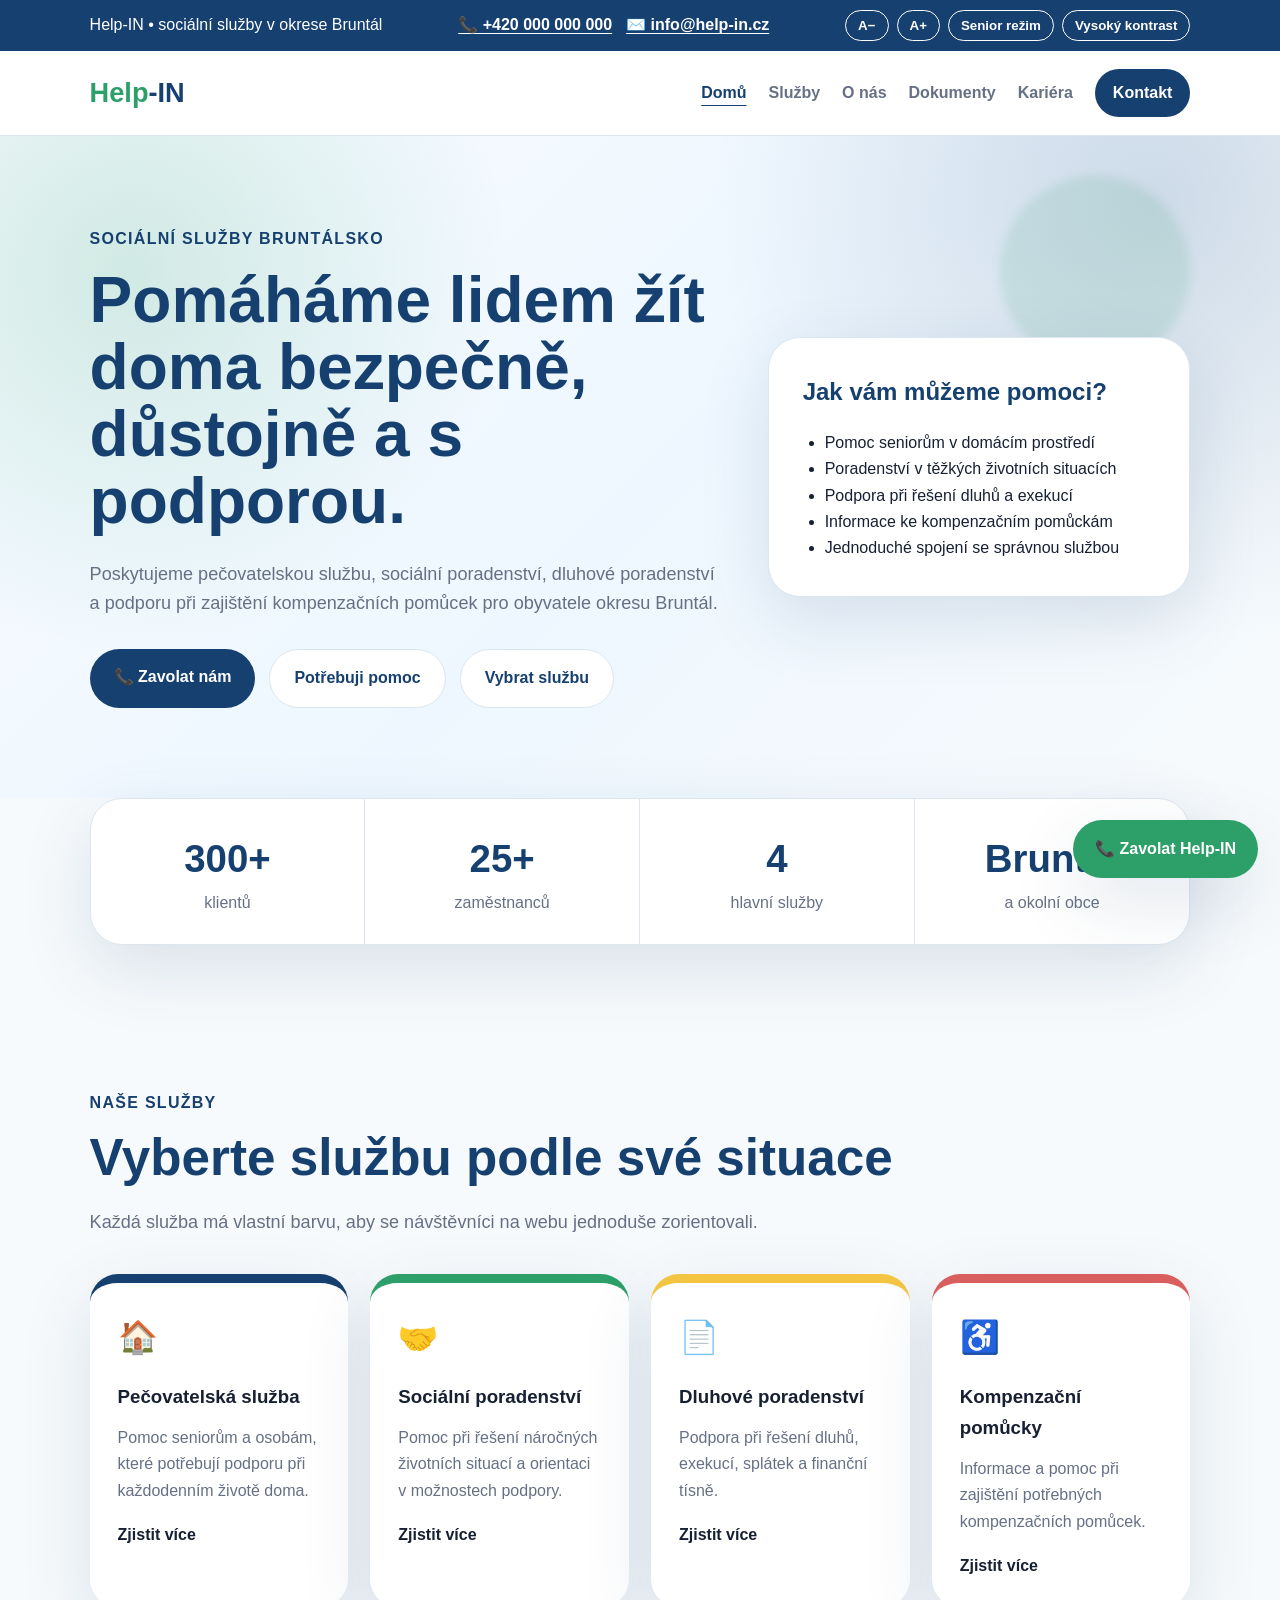
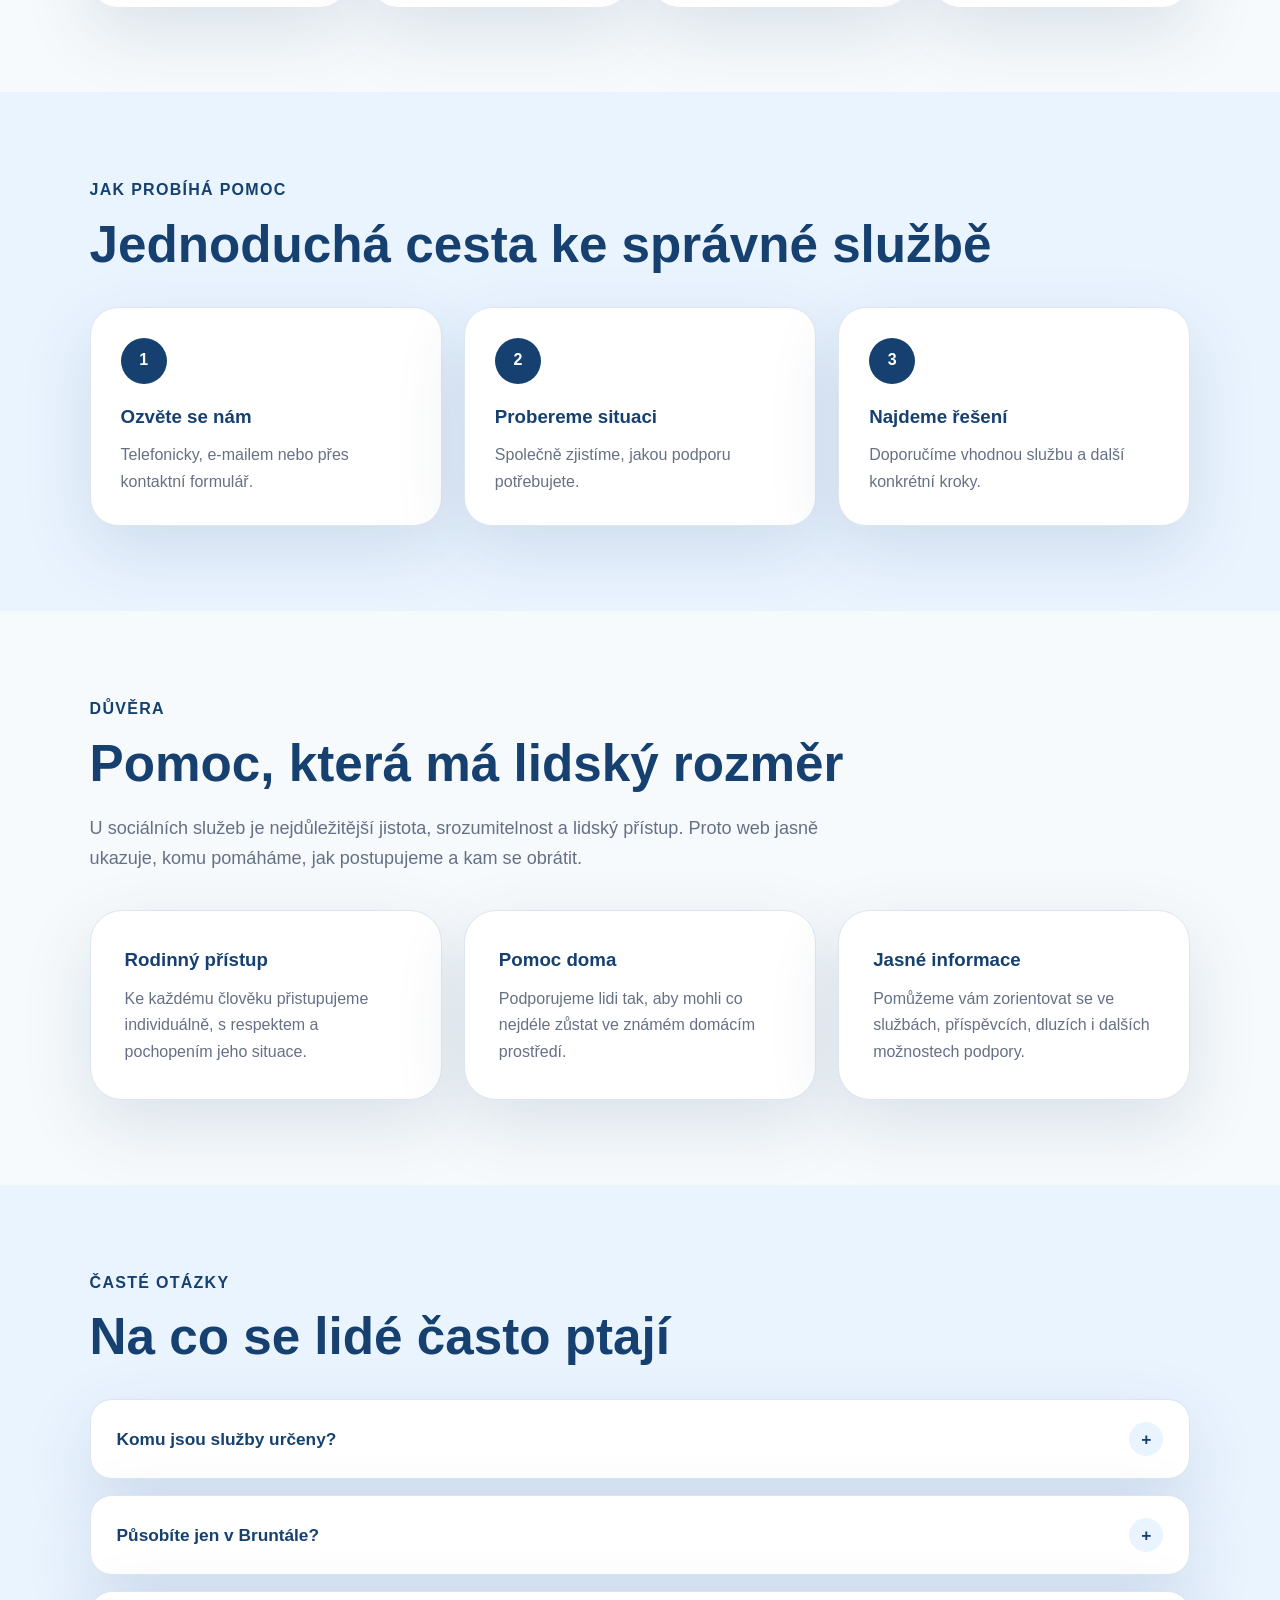
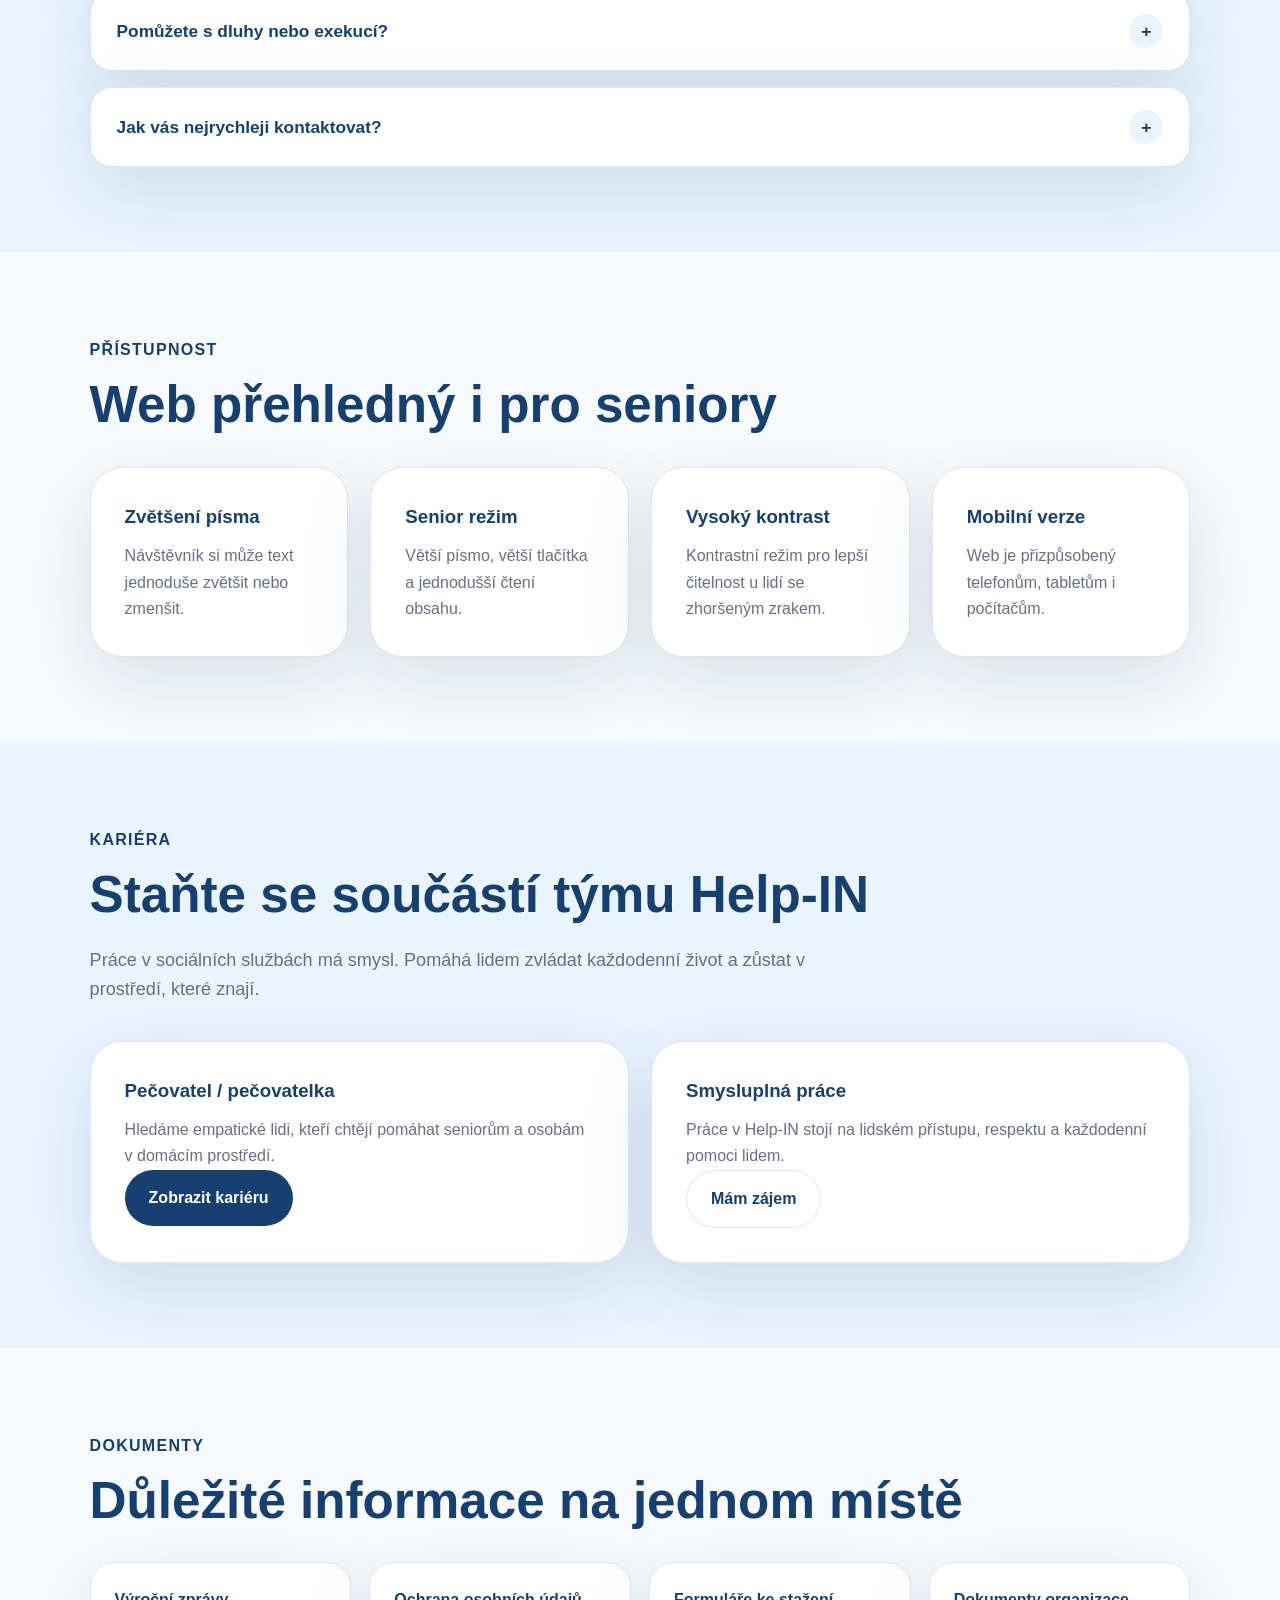
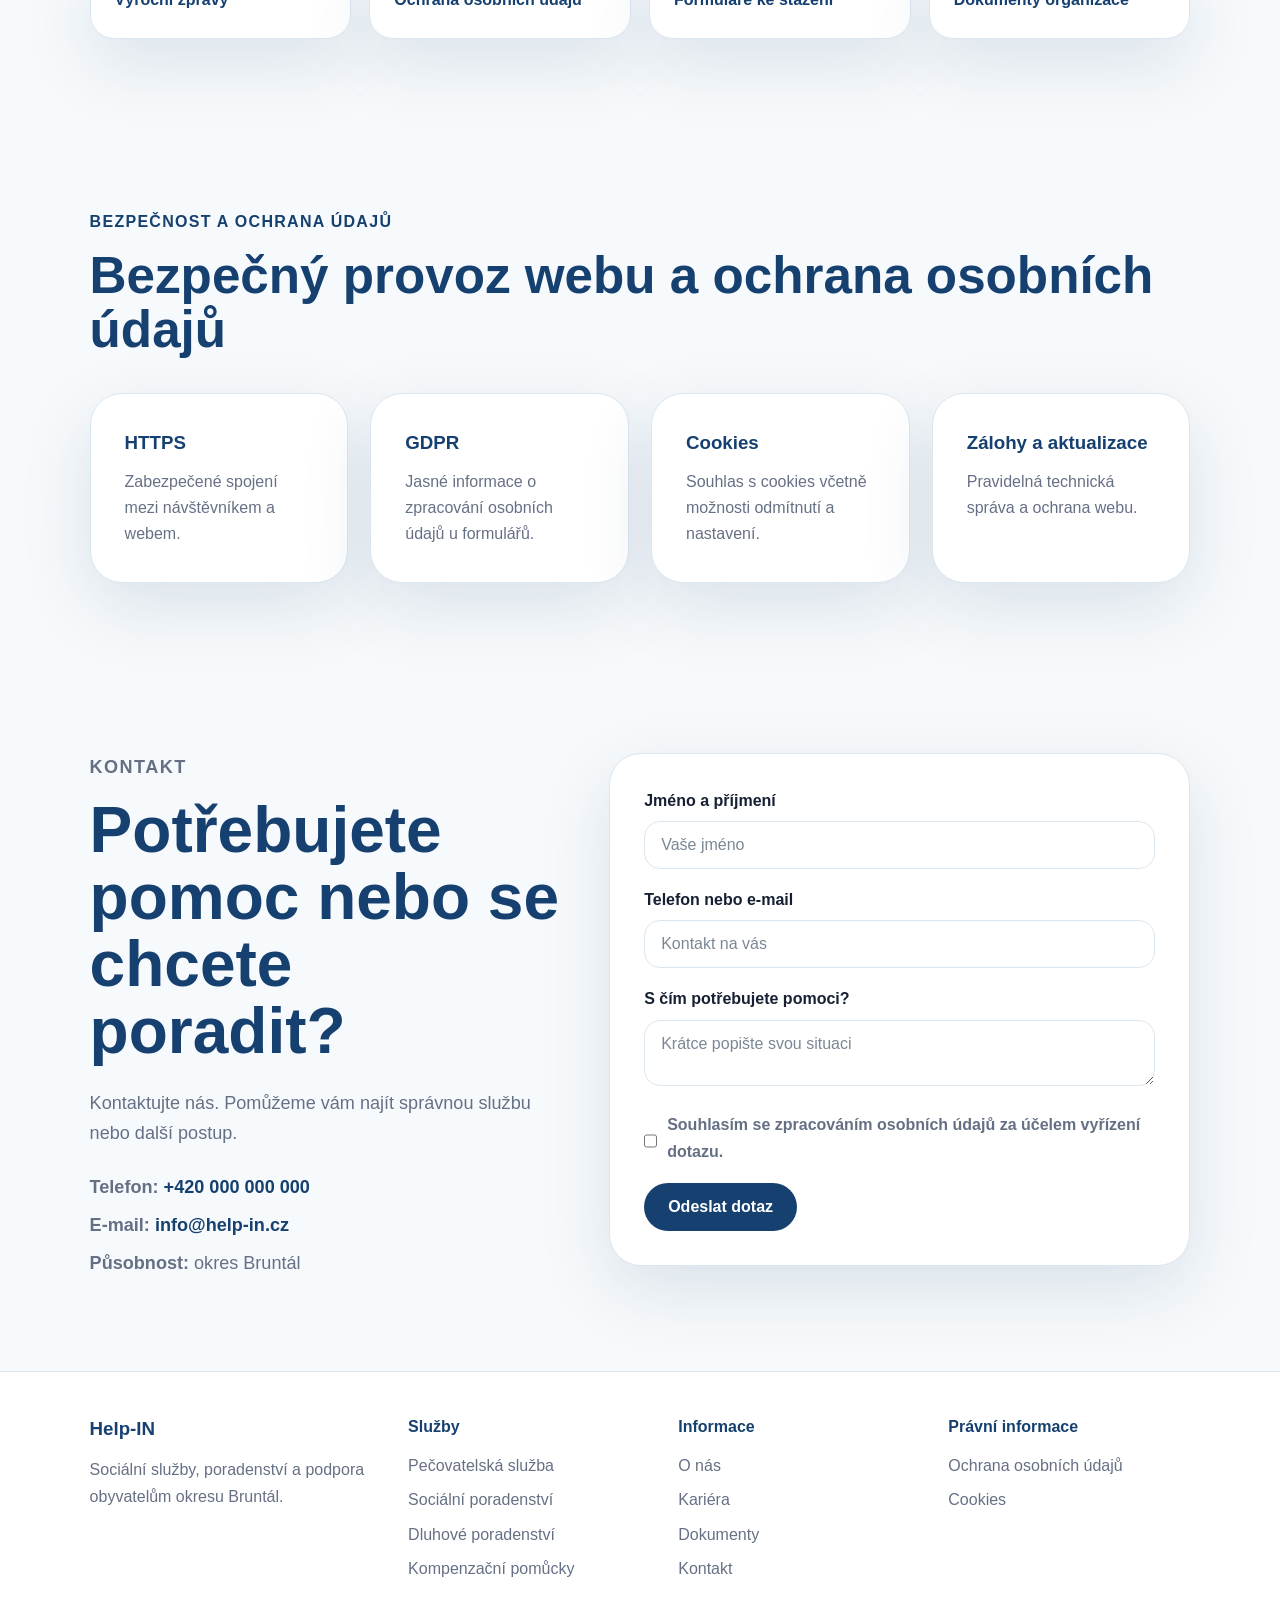
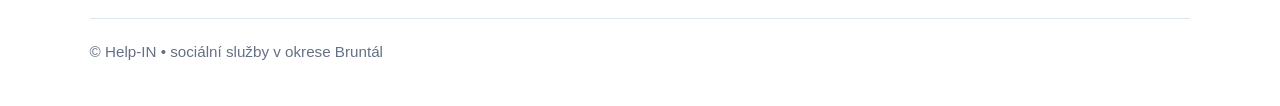
<file: index.html>
<!DOCTYPE html>
<html lang="cs">
<head>
  <meta charset="UTF-8" />
  <meta name="viewport" content="width=device-width, initial-scale=1.0" />
  <meta http-equiv="X-UA-Compatible" content="IE=edge" />
  <meta name="robots" content="index, follow, max-image-preview:large" />
  <meta name="author" content="Help-IN" />
  <meta name="referrer" content="strict-origin-when-cross-origin" />
  <meta http-equiv="Content-Security-Policy" content="default-src 'self'; img-src 'self' data: https:; style-src 'self' 'unsafe-inline'; script-src 'self' 'unsafe-inline'; font-src 'self' data:; connect-src 'self'; object-src 'none'; base-uri 'self'; form-action 'self' mailto:; upgrade-insecure-requests" />

  <title>Help-IN | Pečovatelská služba a sociální poradenství Bruntál</title>
  <meta name="description" content="Help-IN pomáhá seniorům, osobám se zdravotním postižením a rodinám v okrese Bruntál. Pečovatelská služba, sociální poradenství, dluhové poradenství a kompenzační pomůcky." />
  <link rel="canonical" href="https://takashitadag.github.io/Help--in/" />
  <meta name="theme-color" content="#16406f" />

  <meta property="og:title" content="Help-IN | Pečovatelská služba a sociální poradenství Bruntál" />
  <meta property="og:description" content="Help-IN pomáhá seniorům, osobám se zdravotním postižením a rodinám v okrese Bruntál. Pečovatelská služba, sociální poradenství, dluhové poradenství a kompenzační pomůcky." />
  <meta property="og:type" content="website" />
  <meta property="og:url" content="https://takashitadag.github.io/Help--in/" />
  <meta property="og:locale" content="cs_CZ" />
  <meta property="og:site_name" content="Help-IN" />

  <meta name="twitter:card" content="summary" />
  <meta name="twitter:title" content="Help-IN | Pečovatelská služba a sociální poradenství Bruntál" />
  <meta name="twitter:description" content="Help-IN pomáhá seniorům, osobám se zdravotním postižením a rodinám v okrese Bruntál. Pečovatelská služba, sociální poradenství, dluhové poradenství a kompenzační pomůcky." />

  <link rel="icon" href="data:image/svg+xml,%3Csvg xmlns='http://www.w3.org/2000/svg' viewBox='0 0 100 100'%3E%3Crect width='100' height='100' rx='18' fill='%2316406f'/%3E%3Ctext x='50' y='62' text-anchor='middle' font-size='42' font-family='Arial' font-weight='700' fill='white'%3EHI%3C/text%3E%3C/svg%3E" />
  <link rel="manifest" href="site.webmanifest" />
  <link rel="stylesheet" href="style.css" />

  <script type="application/ld+json">
  {
    "@context": "https://schema.org",
    "@type": "NGO",
    "name": "Help-IN",
    "url": "https://takashitadag.github.io/Help--in/",
    "areaServed": "okres Bruntál",
    "description": "Help-IN pomáhá seniorům, osobám se zdravotním postižením a rodinám v okrese Bruntál. Pečovatelská služba, sociální poradenství, dluhové poradenství a kompenzační pomůcky.",
    "email": "info@help-in.cz",
    "telephone": "+420000000000",
    "address": {
      "@type": "PostalAddress",
      "addressLocality": "Bruntál",
      "addressCountry": "CZ"
    }
  }
  </script>
</head>

<body>
  <a class="skip-link" href="#obsah">Přejít na hlavní obsah</a>
<div class="accessibility-bar">
  <p>Help-IN • sociální služby v okrese Bruntál</p>

  <div class="top-contact" aria-label="Rychlý kontakt">
    <a href="tel:+420000000000">📞 +420 000 000 000</a>
    <a href="mailto:info@help-in.cz">✉️ info@help-in.cz</a>
  </div>

  <div class="accessibility-actions" aria-label="Nastavení přístupnosti">
    <button type="button" onclick="decreaseFont()">A−</button>
    <button type="button" onclick="increaseFont()">A+</button>
    <button type="button" onclick="toggleSeniorMode()">Senior režim</button>
    <button type="button" onclick="toggleContrast()">Vysoký kontrast</button>
  </div>
</div>

<noscript class="noscript-warning">Pro plnou funkčnost webu povolte JavaScript. Základní obsah a kontakty jsou dostupné i bez něj.</noscript>

<header class="header">
  <nav class="nav" aria-label="Hlavní navigace">
    <a href="index.html" class="logo" aria-label="Help-IN domů">
      <span>Help</span>-IN
    </a>

    <button class="mobile-toggle" type="button" onclick="toggleMenu()" aria-controls="menu" aria-expanded="false" aria-label="Otevřít menu">☰</button>

    <div class="menu" id="menu">
      <a href="index.html" aria-current="page">Domů</a>
      <a href="index.html#sluzby">Služby</a>
      <a href="o-nas.html">O nás</a>
      <a href="dokumenty.html">Dokumenty</a>
      <a href="kariera.html">Kariéra</a>
      <a href="kontakt.html" class="menu-cta">Kontakt</a>
    </div>
  </nav>
</header>

  <main id="obsah">
    <section class="hero">
      <div class="hero-content">
        <p class="eyebrow">Sociální služby Bruntálsko</p>

        <h1>Pomáháme lidem žít doma bezpečně, důstojně a s podporou.</h1>

        <p class="hero-text">
          Poskytujeme pečovatelskou službu, sociální poradenství, dluhové poradenství
          a podporu při zajištění kompenzačních pomůcek pro obyvatele okresu Bruntál.
        </p>

        <div class="hero-buttons">
          <a href="tel:+420000000000" class="btn primary">📞 Zavolat nám</a>
          <a href="kontakt.html" class="btn secondary">Potřebuji pomoc</a>
          <a href="#sluzby" class="btn secondary">Vybrat službu</a>
        </div>
      </div>

      <aside class="hero-card">
        <h2>Jak vám můžeme pomoci?</h2>

        <ul>
          <li>Pomoc seniorům v domácím prostředí</li>
          <li>Poradenství v těžkých životních situacích</li>
          <li>Podpora při řešení dluhů a exekucí</li>
          <li>Informace ke kompenzačním pomůckám</li>
          <li>Jednoduché spojení se správnou službou</li>
        </ul>
      </aside>
    </section>

    <section class="stats" aria-label="Základní údaje organizace">
      <div>
        <strong>300+</strong>
        <span>klientů</span>
      </div>

      <div>
        <strong>25+</strong>
        <span>zaměstnanců</span>
      </div>

      <div>
        <strong>4</strong>
        <span>hlavní služby</span>
      </div>

      <div>
        <strong>Bruntál</strong>
        <span>a okolní obce</span>
      </div>
    </section>

    <section class="section" id="sluzby">
      <p class="eyebrow">Naše služby</p>
      <h2>Vyberte službu podle své situace</h2>

      <p class="section-lead">
        Každá služba má vlastní barvu, aby se návštěvníci na webu jednoduše zorientovali.
      </p>

      <div class="services">
        <article class="service service-blue">
          <div class="service-icon">🏠</div>
          <h3>Pečovatelská služba</h3>
          <p>
            Pomoc seniorům a osobám, které potřebují podporu při každodenním životě doma.
          </p>
          <a href="pecovatelska-sluzba.html" class="service-link">Zjistit více</a>
        </article>

        <article class="service service-green">
          <div class="service-icon">🤝</div>
          <h3>Sociální poradenství</h3>
          <p>
            Pomoc při řešení náročných životních situací a orientaci v možnostech podpory.
          </p>
          <a href="socialni-poradenstvi.html" class="service-link">Zjistit více</a>
        </article>

        <article class="service service-yellow">
          <div class="service-icon">📄</div>
          <h3>Dluhové poradenství</h3>
          <p>
            Podpora při řešení dluhů, exekucí, splátek a finanční tísně.
          </p>
          <a href="dluhove-poradenstvi.html" class="service-link">Zjistit více</a>
        </article>

        <article class="service service-red">
          <div class="service-icon">♿</div>
          <h3>Kompenzační pomůcky</h3>
          <p>
            Informace a pomoc při zajištění potřebných kompenzačních pomůcek.
          </p>
          <a href="kompenzacni-pomucky.html" class="service-link">Zjistit více</a>
        </article>
      </div>
    </section>

    <section class="section soft">
      <p class="eyebrow">Jak probíhá pomoc</p>
      <h2>Jednoduchá cesta ke správné službě</h2>

      <div class="steps">
        <div class="step">
          <span>1</span>
          <h3>Ozvěte se nám</h3>
          <p>Telefonicky, e-mailem nebo přes kontaktní formulář.</p>
        </div>

        <div class="step">
          <span>2</span>
          <h3>Probereme situaci</h3>
          <p>Společně zjistíme, jakou podporu potřebujete.</p>
        </div>

        <div class="step">
          <span>3</span>
          <h3>Najdeme řešení</h3>
          <p>Doporučíme vhodnou službu a další konkrétní kroky.</p>
        </div>
      </div>
    </section>

    <section class="section trust-section">
      <p class="eyebrow">Důvěra</p>
      <h2>Pomoc, která má lidský rozměr</h2>

      <p class="section-lead">
        U sociálních služeb je nejdůležitější jistota, srozumitelnost a lidský přístup. Proto web jasně ukazuje, komu pomáháme, jak postupujeme a kam se obrátit.
      </p>

      <div class="grid-3">
        <article class="card">
          <h3>Rodinný přístup</h3>
          <p>Ke každému člověku přistupujeme individuálně, s respektem a pochopením jeho situace.</p>
        </article>

        <article class="card">
          <h3>Pomoc doma</h3>
          <p>Podporujeme lidi tak, aby mohli co nejdéle zůstat ve známém domácím prostředí.</p>
        </article>

        <article class="card">
          <h3>Jasné informace</h3>
          <p>Pomůžeme vám zorientovat se ve službách, příspěvcích, dluzích i dalších možnostech podpory.</p>
        </article>
      </div>
    </section>

    <section class="section soft">
      <p class="eyebrow">Časté otázky</p>
      <h2>Na co se lidé často ptají</h2>

      <div class="faq">
        <details>
          <summary>Komu jsou služby určeny?</summary>
          <p>Seniorům, osobám se zdravotním postižením, rodinám a lidem, kteří potřebují podporu v těžké životní situaci.</p>
        </details>

        <details>
          <summary>Působíte jen v Bruntále?</summary>
          <p>Help-IN pomáhá obyvatelům okresu Bruntál a okolních obcí podle možností konkrétní služby.</p>
        </details>

        <details>
          <summary>Pomůžete s dluhy nebo exekucí?</summary>
          <p>Ano, dluhové poradenství pomáhá s orientací v dluzích, splátkách, exekucích a možnostech řešení.</p>
        </details>

        <details>
          <summary>Jak vás nejrychleji kontaktovat?</summary>
          <p>Nejrychlejší je telefonický kontakt. Můžete také využít e-mail nebo kontaktní formulář.</p>
        </details>
      </div>
    </section>

    <section class="section">
      <p class="eyebrow">Přístupnost</p>
      <h2>Web přehledný i pro seniory</h2>

      <div class="grid-4">
        <div class="card">
          <h3>Zvětšení písma</h3>
          <p>Návštěvník si může text jednoduše zvětšit nebo zmenšit.</p>
        </div>

        <div class="card">
          <h3>Senior režim</h3>
          <p>Větší písmo, větší tlačítka a jednodušší čtení obsahu.</p>
        </div>

        <div class="card">
          <h3>Vysoký kontrast</h3>
          <p>Kontrastní režim pro lepší čitelnost u lidí se zhoršeným zrakem.</p>
        </div>

        <div class="card">
          <h3>Mobilní verze</h3>
          <p>Web je přizpůsobený telefonům, tabletům i počítačům.</p>
        </div>
      </div>
    </section>

    <section class="section soft">
      <p class="eyebrow">Kariéra</p>
      <h2>Staňte se součástí týmu Help-IN</h2>

      <p class="section-lead">
        Práce v sociálních službách má smysl. Pomáhá lidem zvládat každodenní život
        a zůstat v prostředí, které znají.
      </p>

      <div class="grid-2">
        <article class="card">
          <h3>Pečovatel / pečovatelka</h3>
          <p>
            Hledáme empatické lidi, kteří chtějí pomáhat seniorům a osobám v domácím prostředí.
          </p>
          <a href="kariera.html" class="btn primary">Zobrazit kariéru</a>
        </article>

        <article class="card">
          <h3>Smysluplná práce</h3>
          <p>
            Práce v Help-IN stojí na lidském přístupu, respektu a každodenní pomoci lidem.
          </p>
          <a href="kontakt.html" class="btn secondary">Mám zájem</a>
        </article>
      </div>
    </section>

    <section class="section">
      <p class="eyebrow">Dokumenty</p>
      <h2>Důležité informace na jednom místě</h2>

      <div class="documents">
        <a href="dokumenty.html">Výroční zprávy</a>
        <a href="gdpr.html">Ochrana osobních údajů</a>
        <a href="dokumenty.html">Formuláře ke stažení</a>
        <a href="dokumenty.html">Dokumenty organizace</a>
      </div>
    </section>

    <section class="section security">
      <p class="eyebrow">Bezpečnost a ochrana údajů</p>
      <h2>Bezpečný provoz webu a ochrana osobních údajů</h2>

      <div class="grid-4">
        <div class="card">
          <h3>HTTPS</h3>
          <p>Zabezpečené spojení mezi návštěvníkem a webem.</p>
        </div>

        <div class="card">
          <h3>GDPR</h3>
          <p>Jasné informace o zpracování osobních údajů u formulářů.</p>
        </div>

        <div class="card">
          <h3>Cookies</h3>
          <p>Souhlas s cookies včetně možnosti odmítnutí a nastavení.</p>
        </div>

        <div class="card">
          <h3>Zálohy a aktualizace</h3>
          <p>Pravidelná technická správa a ochrana webu.</p>
        </div>
      </div>
    </section>

    <section class="contact-section">
      <div>
        <p class="eyebrow">Kontakt</p>
        <h2>Potřebujete pomoc nebo se chcete poradit?</h2>

        <p>
          Kontaktujte nás. Pomůžeme vám najít správnou službu nebo další postup.
        </p>

        <div class="contact-info">
          <p><strong>Telefon:</strong> <a href="tel:+420000000000">+420 000 000 000</a></p>
          <p><strong>E-mail:</strong> <a href="mailto:info@help-in.cz">info@help-in.cz</a></p>
          <p><strong>Působnost:</strong> okres Bruntál</p>
        </div>
      </div>

      <form class="contact-form" aria-label="Kontaktní formulář">
        <label>
          Jméno a příjmení
          <input type="text" placeholder="Vaše jméno" />
        </label>

        <label>
          Telefon nebo e-mail
          <input type="text" placeholder="Kontakt na vás" />
        </label>

        <label>
          S čím potřebujete pomoci?
          <textarea placeholder="Krátce popište svou situaci"></textarea>
        </label>

        <label class="checkbox">
          <input type="checkbox" />
          Souhlasím se zpracováním osobních údajů za účelem vyřízení dotazu.
        </label>

        <button type="submit" class="btn primary">Odeslat dotaz</button>
      </form>
    </section>
  </main>

  <footer class="footer">
    <div class="footer-grid">
      <div>
        <h3>Help-IN</h3>
        <p>Sociální služby, poradenství a podpora obyvatelům okresu Bruntál.</p>
      </div>

      <div>
        <h4>Služby</h4>
        <a href="pecovatelska-sluzba.html">Pečovatelská služba</a>
        <a href="socialni-poradenstvi.html">Sociální poradenství</a>
        <a href="dluhove-poradenstvi.html">Dluhové poradenství</a>
        <a href="kompenzacni-pomucky.html">Kompenzační pomůcky</a>
      </div>

      <div>
        <h4>Informace</h4>
        <a href="o-nas.html">O nás</a>
        <a href="kariera.html">Kariéra</a>
        <a href="dokumenty.html">Dokumenty</a>
        <a href="kontakt.html">Kontakt</a>
      </div>

      <div>
        <h4>Právní informace</h4>
        <a href="gdpr.html">Ochrana osobních údajů</a>
        <a href="cookies.html">Cookies</a>
      </div>
    </div>

    <div class="footer-bottom">
      <p>© Help-IN • sociální služby v okrese Bruntál</p>
    </div>
  </footer>

  <a href="tel:+420000000000" class="sticky-call">📞 Zavolat Help-IN</a>

  <script src="script.js"></script>
</body>
</html>
</file>
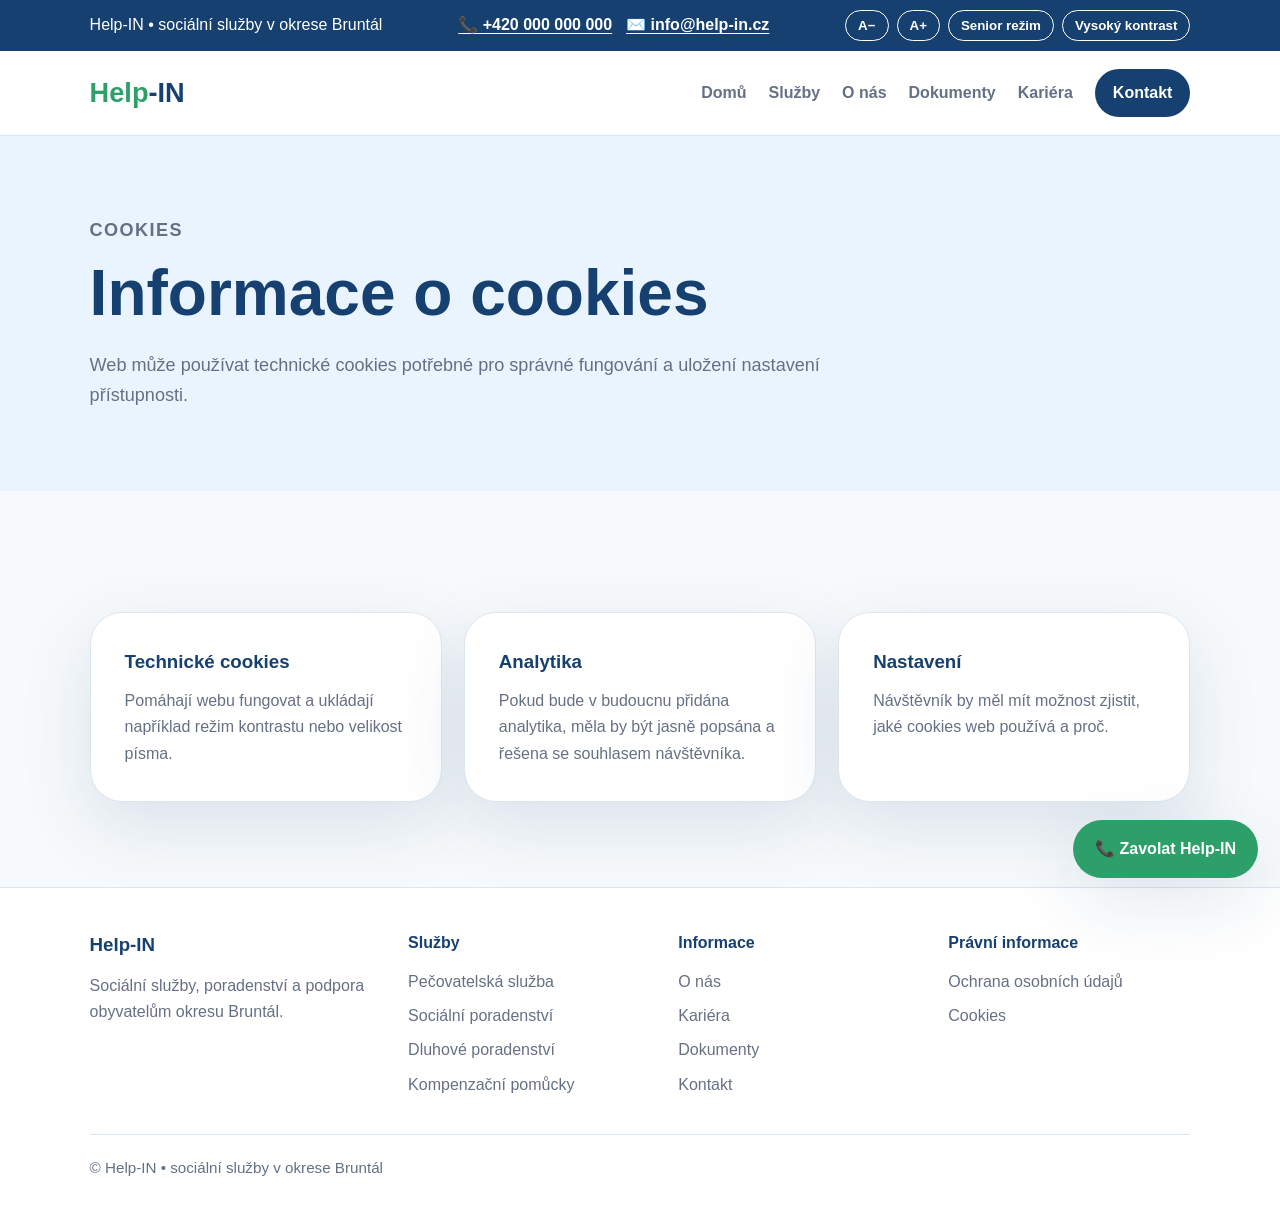
<file: cookies.html>
<!DOCTYPE html>
<html lang="cs">
<head>
  <meta charset="UTF-8" />
  <meta name="viewport" content="width=device-width, initial-scale=1.0" />
  <meta http-equiv="X-UA-Compatible" content="IE=edge" />
  <meta name="robots" content="index, follow, max-image-preview:large" />
  <meta name="author" content="Help-IN" />
  <meta name="referrer" content="strict-origin-when-cross-origin" />
  <meta http-equiv="Content-Security-Policy" content="default-src 'self'; img-src 'self' data: https:; style-src 'self' 'unsafe-inline'; script-src 'self' 'unsafe-inline'; font-src 'self' data:; connect-src 'self'; object-src 'none'; base-uri 'self'; form-action 'self' mailto:; upgrade-insecure-requests" />

  <title>Cookies | Help-IN</title>
  <meta name="description" content="Informace o používání cookies na webu Help-IN." />
  <link rel="canonical" href="https://takashitadag.github.io/Help--in/cookies.html" />
  <meta name="theme-color" content="#16406f" />

  <meta property="og:title" content="Cookies | Help-IN" />
  <meta property="og:description" content="Informace o používání cookies na webu Help-IN." />
  <meta property="og:type" content="website" />
  <meta property="og:url" content="https://takashitadag.github.io/Help--in/cookies.html" />
  <meta property="og:locale" content="cs_CZ" />
  <meta property="og:site_name" content="Help-IN" />

  <meta name="twitter:card" content="summary" />
  <meta name="twitter:title" content="Cookies | Help-IN" />
  <meta name="twitter:description" content="Informace o používání cookies na webu Help-IN." />

  <link rel="icon" href="data:image/svg+xml,%3Csvg xmlns='http://www.w3.org/2000/svg' viewBox='0 0 100 100'%3E%3Crect width='100' height='100' rx='18' fill='%2316406f'/%3E%3Ctext x='50' y='62' text-anchor='middle' font-size='42' font-family='Arial' font-weight='700' fill='white'%3EHI%3C/text%3E%3C/svg%3E" />
  <link rel="manifest" href="site.webmanifest" />
  <link rel="stylesheet" href="style.css" />

  <script type="application/ld+json">
  {
    "@context": "https://schema.org",
    "@type": "NGO",
    "name": "Help-IN",
    "url": "https://takashitadag.github.io/Help--in/",
    "areaServed": "okres Bruntál",
    "description": "Informace o používání cookies na webu Help-IN.",
    "email": "info@help-in.cz",
    "telephone": "+420000000000",
    "address": {
      "@type": "PostalAddress",
      "addressLocality": "Bruntál",
      "addressCountry": "CZ"
    }
  }
  </script>
</head>
<body>
  <a class="skip-link" href="#obsah">Přejít na hlavní obsah</a>
<div class="accessibility-bar">
  <p>Help-IN • sociální služby v okrese Bruntál</p>

  <div class="top-contact" aria-label="Rychlý kontakt">
    <a href="tel:+420000000000">📞 +420 000 000 000</a>
    <a href="mailto:info@help-in.cz">✉️ info@help-in.cz</a>
  </div>

  <div class="accessibility-actions" aria-label="Nastavení přístupnosti">
    <button type="button" onclick="decreaseFont()">A−</button>
    <button type="button" onclick="increaseFont()">A+</button>
    <button type="button" onclick="toggleSeniorMode()">Senior režim</button>
    <button type="button" onclick="toggleContrast()">Vysoký kontrast</button>
  </div>
</div>

<noscript class="noscript-warning">Pro plnou funkčnost webu povolte JavaScript. Základní obsah a kontakty jsou dostupné i bez něj.</noscript>

<header class="header">
  <nav class="nav" aria-label="Hlavní navigace">
    <a href="index.html" class="logo" aria-label="Help-IN domů">
      <span>Help</span>-IN
    </a>

    <button class="mobile-toggle" type="button" onclick="toggleMenu()" aria-controls="menu" aria-expanded="false" aria-label="Otevřít menu">☰</button>

    <div class="menu" id="menu">
      <a href="index.html">Domů</a>
      <a href="index.html#sluzby">Služby</a>
      <a href="o-nas.html">O nás</a>
      <a href="dokumenty.html">Dokumenty</a>
      <a href="kariera.html">Kariéra</a>
      <a href="kontakt.html" class="menu-cta">Kontakt</a>
    </div>
  </nav>
</header>

  <main id="obsah">
  <section class="page-hero blue">
    <p class="eyebrow">Cookies</p>
    <h1>Informace o cookies</h1>
    <p>Web může používat technické cookies potřebné pro správné fungování a uložení nastavení přístupnosti.</p>
  </section>
  <section class="section">
    <div class="grid-3">
      <article class="card"><h3>Technické cookies</h3><p>Pomáhají webu fungovat a ukládají například režim kontrastu nebo velikost písma.</p></article>
      <article class="card"><h3>Analytika</h3><p>Pokud bude v budoucnu přidána analytika, měla by být jasně popsána a řešena se souhlasem návštěvníka.</p></article>
      <article class="card"><h3>Nastavení</h3><p>Návštěvník by měl mít možnost zjistit, jaké cookies web používá a proč.</p></article>
    </div>
  </section>
</main>
<footer class="footer">
    <div class="footer-grid">
      <div>
        <h3>Help-IN</h3>
        <p>Sociální služby, poradenství a podpora obyvatelům okresu Bruntál.</p>
      </div>

      <div>
        <h4>Služby</h4>
        <a href="pecovatelska-sluzba.html">Pečovatelská služba</a>
        <a href="socialni-poradenstvi.html">Sociální poradenství</a>
        <a href="dluhove-poradenstvi.html">Dluhové poradenství</a>
        <a href="kompenzacni-pomucky.html">Kompenzační pomůcky</a>
      </div>

      <div>
        <h4>Informace</h4>
        <a href="o-nas.html">O nás</a>
        <a href="kariera.html">Kariéra</a>
        <a href="dokumenty.html">Dokumenty</a>
        <a href="kontakt.html">Kontakt</a>
      </div>

      <div>
        <h4>Právní informace</h4>
        <a href="gdpr.html">Ochrana osobních údajů</a>
        <a href="cookies.html">Cookies</a>
      </div>
    </div>

    <div class="footer-bottom">
      <p>© Help-IN • sociální služby v okrese Bruntál</p>
    </div>
  </footer>

  <a href="tel:+420000000000" class="sticky-call">📞 Zavolat Help-IN</a>

  <script src="script.js"></script>
</body>
</html>
</file>
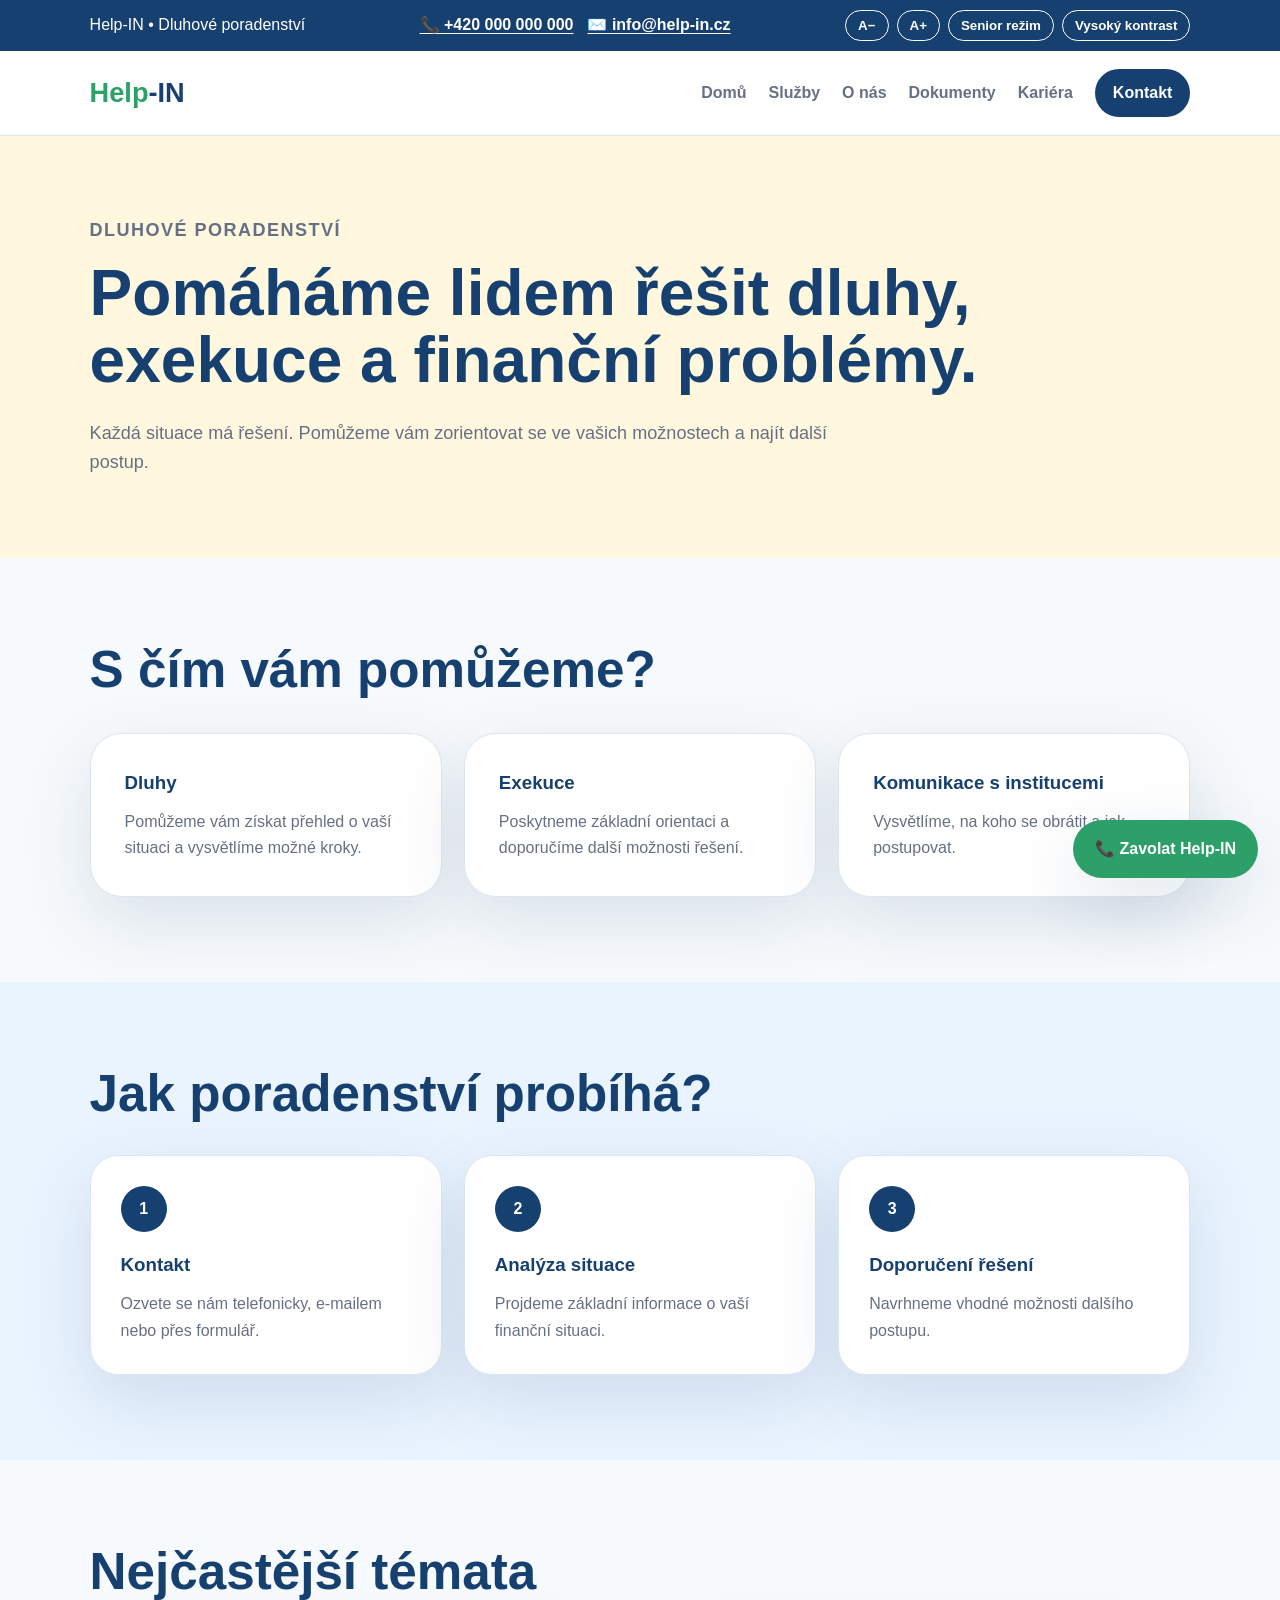
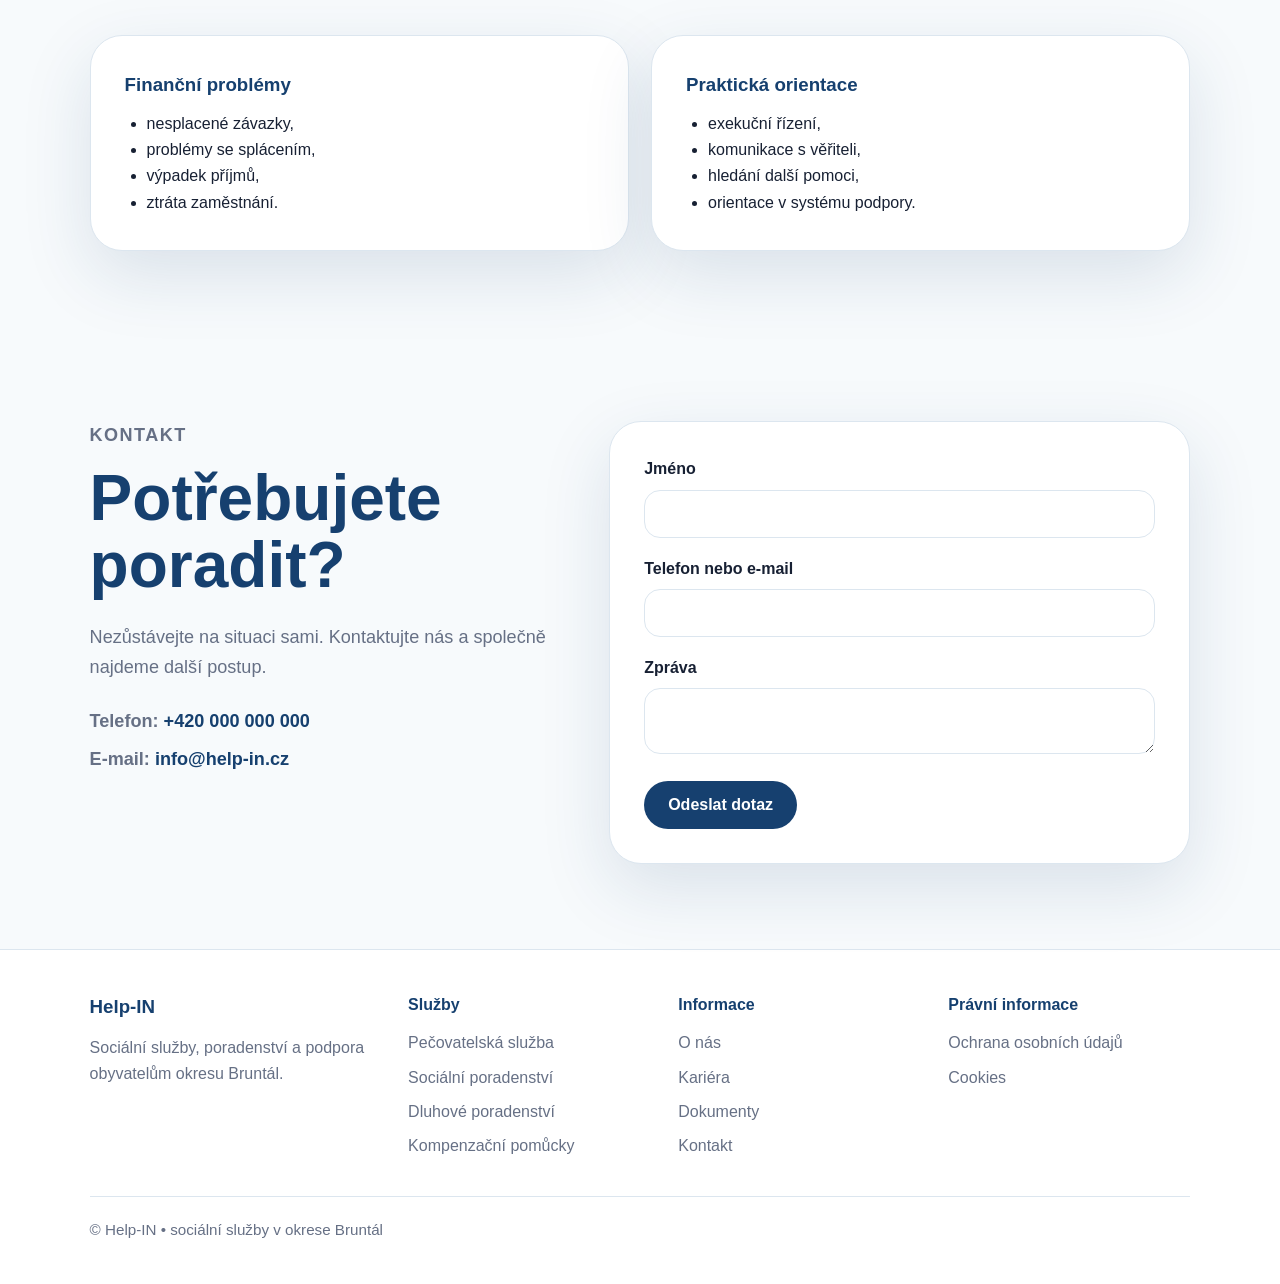
<file: dluhove-poradenstvi.html>
<!DOCTYPE html>
<html lang="cs">
<head>
  <meta charset="UTF-8" />
  <meta name="viewport" content="width=device-width, initial-scale=1.0" />
  <meta http-equiv="X-UA-Compatible" content="IE=edge" />
  <meta name="robots" content="index, follow, max-image-preview:large" />
  <meta name="author" content="Help-IN" />
  <meta name="referrer" content="strict-origin-when-cross-origin" />
  <meta http-equiv="Content-Security-Policy" content="default-src 'self'; img-src 'self' data: https:; style-src 'self' 'unsafe-inline'; script-src 'self' 'unsafe-inline'; font-src 'self' data:; connect-src 'self'; object-src 'none'; base-uri 'self'; form-action 'self' mailto:; upgrade-insecure-requests" />

  <title>Dluhové poradenství Bruntál | Help-IN</title>
  <meta name="description" content="Dluhové poradenství Help-IN nabízí podporu při řešení dluhů, exekucí, splátek a finanční tísně v Bruntále a okolí." />
  <link rel="canonical" href="https://takashitadag.github.io/Help--in/dluhove-poradenstvi.html" />
  <meta name="theme-color" content="#16406f" />

  <meta property="og:title" content="Dluhové poradenství Bruntál | Help-IN" />
  <meta property="og:description" content="Dluhové poradenství Help-IN nabízí podporu při řešení dluhů, exekucí, splátek a finanční tísně v Bruntále a okolí." />
  <meta property="og:type" content="website" />
  <meta property="og:url" content="https://takashitadag.github.io/Help--in/dluhove-poradenstvi.html" />
  <meta property="og:locale" content="cs_CZ" />
  <meta property="og:site_name" content="Help-IN" />

  <meta name="twitter:card" content="summary" />
  <meta name="twitter:title" content="Dluhové poradenství Bruntál | Help-IN" />
  <meta name="twitter:description" content="Dluhové poradenství Help-IN nabízí podporu při řešení dluhů, exekucí, splátek a finanční tísně v Bruntále a okolí." />

  <link rel="icon" href="data:image/svg+xml,%3Csvg xmlns='http://www.w3.org/2000/svg' viewBox='0 0 100 100'%3E%3Crect width='100' height='100' rx='18' fill='%2316406f'/%3E%3Ctext x='50' y='62' text-anchor='middle' font-size='42' font-family='Arial' font-weight='700' fill='white'%3EHI%3C/text%3E%3C/svg%3E" />
  <link rel="manifest" href="site.webmanifest" />
  <link rel="stylesheet" href="style.css" />

  <script type="application/ld+json">
  {
    "@context": "https://schema.org",
    "@type": "NGO",
    "name": "Help-IN",
    "url": "https://takashitadag.github.io/Help--in/",
    "areaServed": "okres Bruntál",
    "description": "Dluhové poradenství Help-IN nabízí podporu při řešení dluhů, exekucí, splátek a finanční tísně v Bruntále a okolí.",
    "email": "info@help-in.cz",
    "telephone": "+420000000000",
    "address": {
      "@type": "PostalAddress",
      "addressLocality": "Bruntál",
      "addressCountry": "CZ"
    }
  }
  </script>
</head>

<body>
  <a class="skip-link" href="#obsah">Přejít na hlavní obsah</a>
<div class="accessibility-bar">
  <p>Help-IN • Dluhové poradenství</p>

  <div class="top-contact" aria-label="Rychlý kontakt">
    <a href="tel:+420000000000">📞 +420 000 000 000</a>
    <a href="mailto:info@help-in.cz">✉️ info@help-in.cz</a>
  </div>

  <div class="accessibility-actions" aria-label="Nastavení přístupnosti">
    <button type="button" onclick="decreaseFont()">A−</button>
    <button type="button" onclick="increaseFont()">A+</button>
    <button type="button" onclick="toggleSeniorMode()">Senior režim</button>
    <button type="button" onclick="toggleContrast()">Vysoký kontrast</button>
  </div>
</div>

<noscript class="noscript-warning">Pro plnou funkčnost webu povolte JavaScript. Základní obsah a kontakty jsou dostupné i bez něj.</noscript>

<header class="header">
  <nav class="nav" aria-label="Hlavní navigace">
    <a href="index.html" class="logo" aria-label="Help-IN domů">
      <span>Help</span>-IN
    </a>

    <button class="mobile-toggle" type="button" onclick="toggleMenu()" aria-controls="menu" aria-expanded="false" aria-label="Otevřít menu">☰</button>

    <div class="menu" id="menu">
      <a href="index.html">Domů</a>
      <a href="index.html#sluzby">Služby</a>
      <a href="o-nas.html">O nás</a>
      <a href="dokumenty.html">Dokumenty</a>
      <a href="kariera.html">Kariéra</a>
      <a href="kontakt.html" class="menu-cta">Kontakt</a>
    </div>
  </nav>
</header>

<main id="obsah">

<section class="page-hero yellow">
  <p class="eyebrow">Dluhové poradenství</p>

  <h1>
    Pomáháme lidem řešit dluhy,
    exekuce a finanční problémy.
  </h1>

  <p>
    Každá situace má řešení. Pomůžeme vám zorientovat se
    ve vašich možnostech a najít další postup.
  </p>
</section>

<section class="section">
  <h2>S čím vám pomůžeme?</h2>

  <div class="grid-3">

    <div class="card">
      <h3>Dluhy</h3>

      <p>
        Pomůžeme vám získat přehled o vaší situaci
        a vysvětlíme možné kroky.
      </p>
    </div>

    <div class="card">
      <h3>Exekuce</h3>

      <p>
        Poskytneme základní orientaci
        a doporučíme další možnosti řešení.
      </p>
    </div>

    <div class="card">
      <h3>Komunikace s institucemi</h3>

      <p>
        Vysvětlíme, na koho se obrátit
        a jak postupovat.
      </p>
    </div>

  </div>
</section>

<section class="section soft">

  <h2>Jak poradenství probíhá?</h2>

  <div class="steps">

    <div class="step">
      <span>1</span>

      <h3>Kontakt</h3>

      <p>
        Ozvete se nám telefonicky,
        e-mailem nebo přes formulář.
      </p>
    </div>

    <div class="step">
      <span>2</span>

      <h3>Analýza situace</h3>

      <p>
        Projdeme základní informace
        o vaší finanční situaci.
      </p>
    </div>

    <div class="step">
      <span>3</span>

      <h3>Doporučení řešení</h3>

      <p>
        Navrhneme vhodné možnosti
        dalšího postupu.
      </p>
    </div>

  </div>

</section>

<section class="section">

  <h2>Nejčastější témata</h2>

  <div class="grid-2">

    <div class="card">
      <h3>Finanční problémy</h3>

      <ul>
        <li>nesplacené závazky,</li>
        <li>problémy se splácením,</li>
        <li>výpadek příjmů,</li>
        <li>ztráta zaměstnání.</li>
      </ul>
    </div>

    <div class="card">
      <h3>Praktická orientace</h3>

      <ul>
        <li>exekuční řízení,</li>
        <li>komunikace s věřiteli,</li>
        <li>hledání další pomoci,</li>
        <li>orientace v systému podpory.</li>
      </ul>
    </div>

  </div>

</section>

<section class="contact-section">

  <div>
    <p class="eyebrow">Kontakt</p>

    <h2>Potřebujete poradit?</h2>

    <p>
      Nezůstávejte na situaci sami.
      Kontaktujte nás a společně najdeme další postup.
    </p>

    <div class="contact-info">
      <p><strong>Telefon:</strong> <a href="tel:+420000000000">+420 000 000 000</a></p>
      <p><strong>E-mail:</strong> <a href="mailto:info@help-in.cz">info@help-in.cz</a></p>
    </div>
  </div>

  <form class="contact-form">

    <label>
      Jméno
      <input type="text">
    </label>

    <label>
      Telefon nebo e-mail
      <input type="text">
    </label>

    <label>
      Zpráva
      <textarea></textarea>
    </label>

    <button type="submit" class="btn primary">
      Odeslat dotaz
    </button>

  </form>

</section>

</main>

<footer class="footer">
    <div class="footer-grid">
      <div>
        <h3>Help-IN</h3>
        <p>Sociální služby, poradenství a podpora obyvatelům okresu Bruntál.</p>
      </div>

      <div>
        <h4>Služby</h4>
        <a href="pecovatelska-sluzba.html">Pečovatelská služba</a>
        <a href="socialni-poradenstvi.html">Sociální poradenství</a>
        <a href="dluhove-poradenstvi.html">Dluhové poradenství</a>
        <a href="kompenzacni-pomucky.html">Kompenzační pomůcky</a>
      </div>

      <div>
        <h4>Informace</h4>
        <a href="o-nas.html">O nás</a>
        <a href="kariera.html">Kariéra</a>
        <a href="dokumenty.html">Dokumenty</a>
        <a href="kontakt.html">Kontakt</a>
      </div>

      <div>
        <h4>Právní informace</h4>
        <a href="gdpr.html">Ochrana osobních údajů</a>
        <a href="cookies.html">Cookies</a>
      </div>
    </div>

    <div class="footer-bottom">
      <p>© Help-IN • sociální služby v okrese Bruntál</p>
    </div>
  </footer>

<a href="tel:+420000000000" class="sticky-call">📞 Zavolat Help-IN</a>

  <script src="script.js"></script>

</body>
</html>
</file>
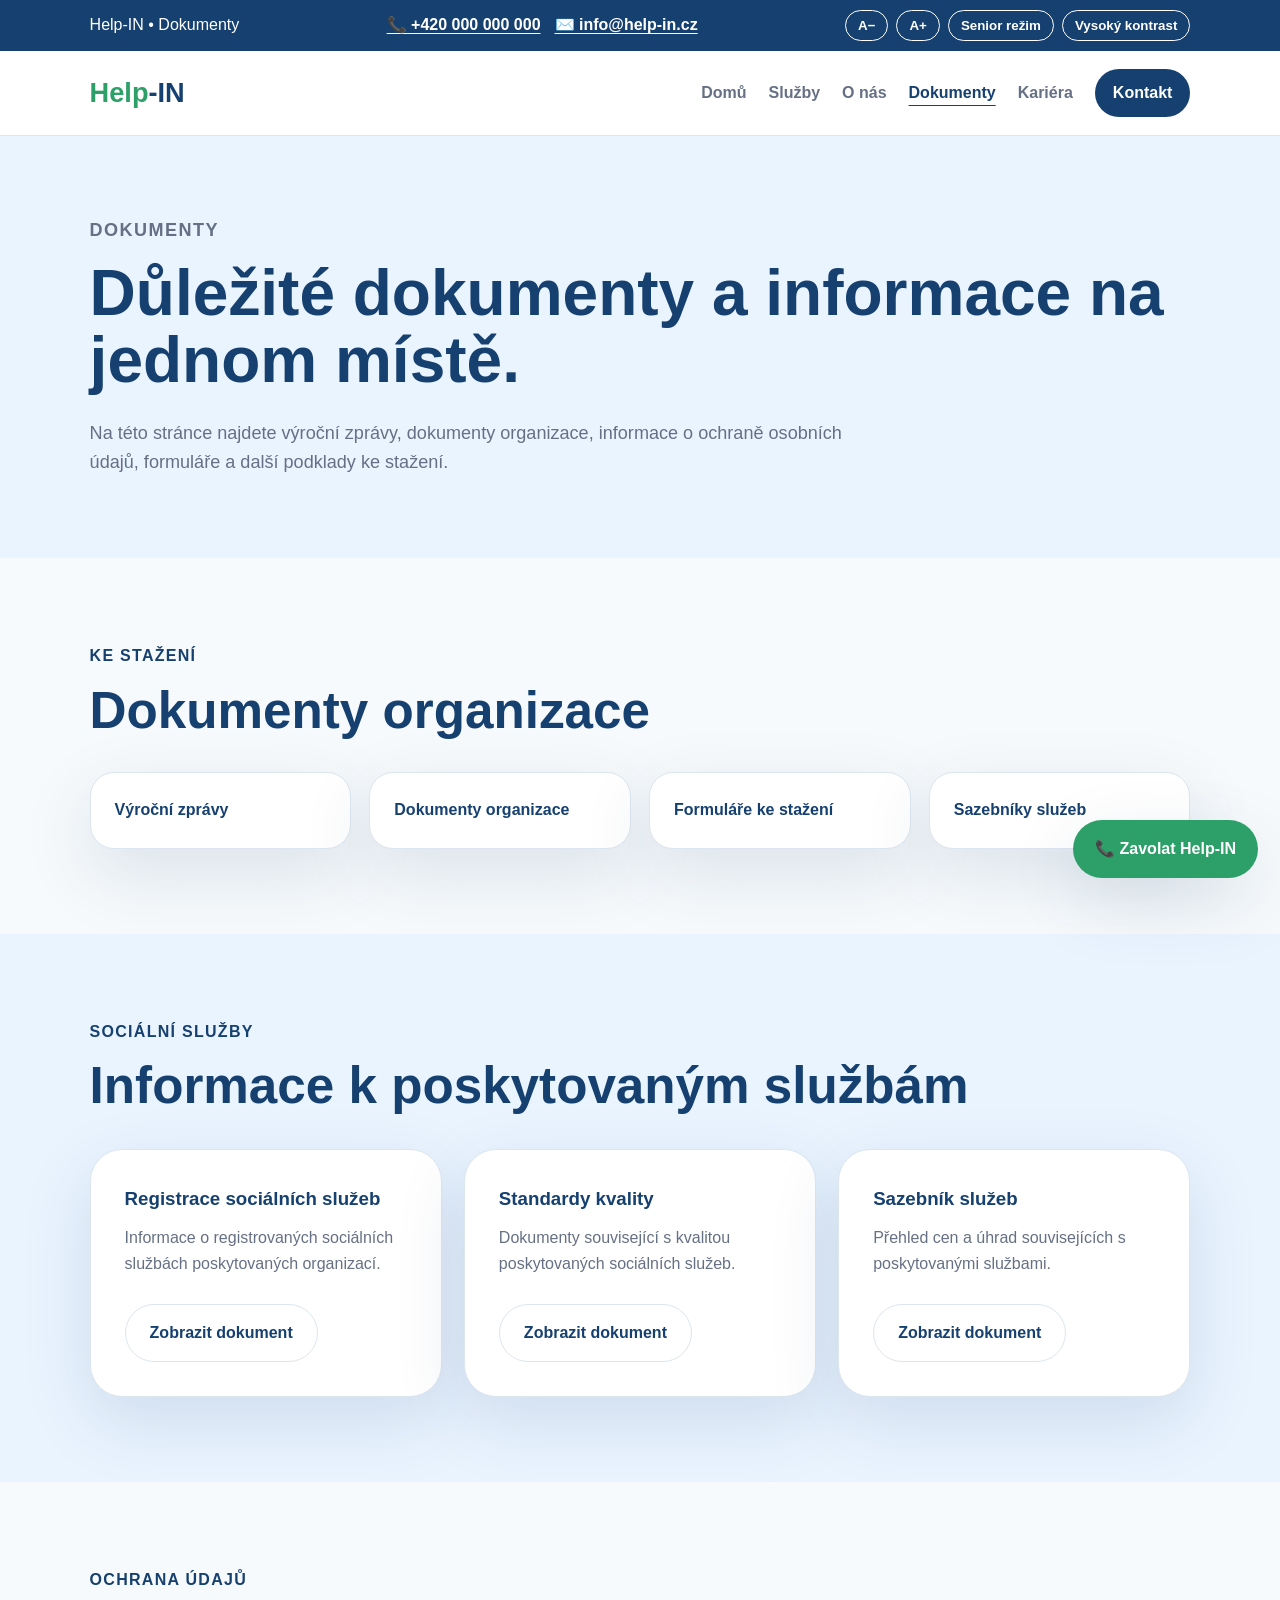
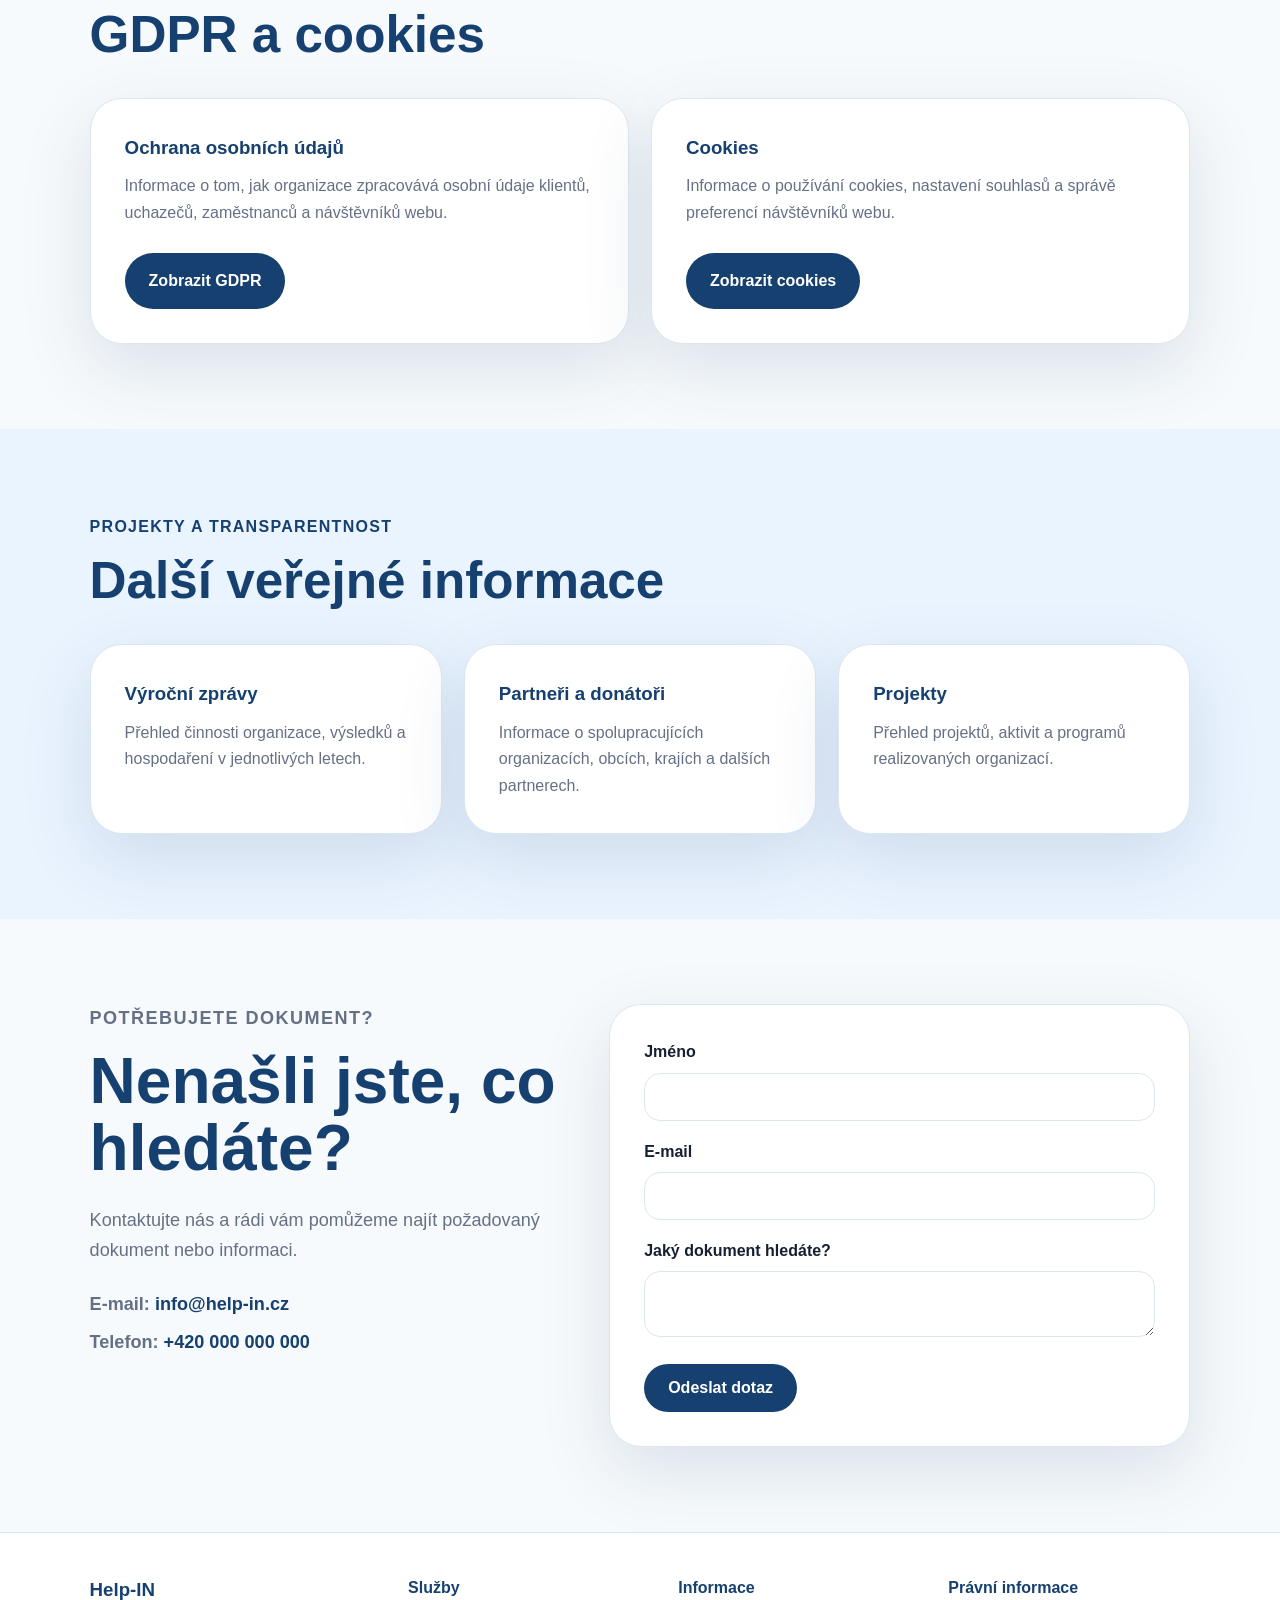
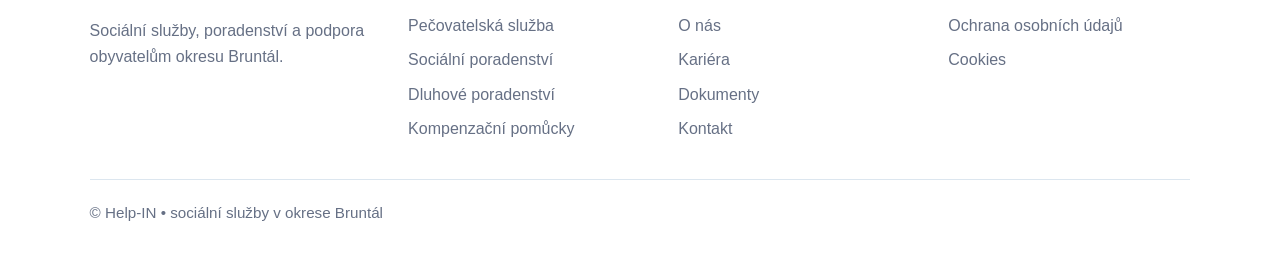
<file: dokumenty.html>
<!DOCTYPE html>
<html lang="cs">
<head>
  <meta charset="UTF-8" />
  <meta name="viewport" content="width=device-width, initial-scale=1.0" />
  <meta http-equiv="X-UA-Compatible" content="IE=edge" />
  <meta name="robots" content="index, follow, max-image-preview:large" />
  <meta name="author" content="Help-IN" />
  <meta name="referrer" content="strict-origin-when-cross-origin" />
  <meta http-equiv="Content-Security-Policy" content="default-src 'self'; img-src 'self' data: https:; style-src 'self' 'unsafe-inline'; script-src 'self' 'unsafe-inline'; font-src 'self' data:; connect-src 'self'; object-src 'none'; base-uri 'self'; form-action 'self' mailto:; upgrade-insecure-requests" />

  <title>Dokumenty | Help-IN Bruntál</title>
  <meta name="description" content="Důležité dokumenty a informace organizace Help-IN pro klienty a veřejnost." />
  <link rel="canonical" href="https://takashitadag.github.io/Help--in/dokumenty.html" />
  <meta name="theme-color" content="#16406f" />

  <meta property="og:title" content="Dokumenty | Help-IN Bruntál" />
  <meta property="og:description" content="Důležité dokumenty a informace organizace Help-IN pro klienty a veřejnost." />
  <meta property="og:type" content="website" />
  <meta property="og:url" content="https://takashitadag.github.io/Help--in/dokumenty.html" />
  <meta property="og:locale" content="cs_CZ" />
  <meta property="og:site_name" content="Help-IN" />

  <meta name="twitter:card" content="summary" />
  <meta name="twitter:title" content="Dokumenty | Help-IN Bruntál" />
  <meta name="twitter:description" content="Důležité dokumenty a informace organizace Help-IN pro klienty a veřejnost." />

  <link rel="icon" href="data:image/svg+xml,%3Csvg xmlns='http://www.w3.org/2000/svg' viewBox='0 0 100 100'%3E%3Crect width='100' height='100' rx='18' fill='%2316406f'/%3E%3Ctext x='50' y='62' text-anchor='middle' font-size='42' font-family='Arial' font-weight='700' fill='white'%3EHI%3C/text%3E%3C/svg%3E" />
  <link rel="manifest" href="site.webmanifest" />
  <link rel="stylesheet" href="style.css" />

  <script type="application/ld+json">
  {
    "@context": "https://schema.org",
    "@type": "NGO",
    "name": "Help-IN",
    "url": "https://takashitadag.github.io/Help--in/",
    "areaServed": "okres Bruntál",
    "description": "Důležité dokumenty a informace organizace Help-IN pro klienty a veřejnost.",
    "email": "info@help-in.cz",
    "telephone": "+420000000000",
    "address": {
      "@type": "PostalAddress",
      "addressLocality": "Bruntál",
      "addressCountry": "CZ"
    }
  }
  </script>
</head>

<body>
  <a class="skip-link" href="#obsah">Přejít na hlavní obsah</a>
<div class="accessibility-bar">
  <p>Help-IN • Dokumenty</p>

  <div class="top-contact" aria-label="Rychlý kontakt">
    <a href="tel:+420000000000">📞 +420 000 000 000</a>
    <a href="mailto:info@help-in.cz">✉️ info@help-in.cz</a>
  </div>

  <div class="accessibility-actions" aria-label="Nastavení přístupnosti">
    <button type="button" onclick="decreaseFont()">A−</button>
    <button type="button" onclick="increaseFont()">A+</button>
    <button type="button" onclick="toggleSeniorMode()">Senior režim</button>
    <button type="button" onclick="toggleContrast()">Vysoký kontrast</button>
  </div>
</div>

<noscript class="noscript-warning">Pro plnou funkčnost webu povolte JavaScript. Základní obsah a kontakty jsou dostupné i bez něj.</noscript>

<header class="header">
  <nav class="nav" aria-label="Hlavní navigace">
    <a href="index.html" class="logo" aria-label="Help-IN domů">
      <span>Help</span>-IN
    </a>

    <button class="mobile-toggle" type="button" onclick="toggleMenu()" aria-controls="menu" aria-expanded="false" aria-label="Otevřít menu">☰</button>

    <div class="menu" id="menu">
      <a href="index.html">Domů</a>
      <a href="index.html#sluzby">Služby</a>
      <a href="o-nas.html">O nás</a>
      <a href="dokumenty.html" aria-current="page">Dokumenty</a>
      <a href="kariera.html">Kariéra</a>
      <a href="kontakt.html" class="menu-cta">Kontakt</a>
    </div>
  </nav>
</header>

<main id="obsah">

<section class="page-hero blue">
  <p class="eyebrow">Dokumenty</p>

  <h1>
    Důležité dokumenty
    a informace na jednom místě.
  </h1>

  <p>
    Na této stránce najdete výroční zprávy,
    dokumenty organizace, informace o ochraně osobních údajů,
    formuláře a další podklady ke stažení.
  </p>
</section>

<section class="section">

  <p class="eyebrow">Ke stažení</p>

  <h2>Dokumenty organizace</h2>

  <div class="documents">

    <a href="#">
      Výroční zprávy
    </a>

    <a href="#">
      Dokumenty organizace
    </a>

    <a href="#">
      Formuláře ke stažení
    </a>

    <a href="#">
      Sazebníky služeb
    </a>

  </div>

</section>

<section class="section soft">

  <p class="eyebrow">Sociální služby</p>

  <h2>Informace k poskytovaným službám</h2>

  <div class="grid-3">

    <div class="card">
      <h3>Registrace sociálních služeb</h3>

      <p>
        Informace o registrovaných sociálních službách
        poskytovaných organizací.
      </p>

      <br>

      <a href="#" class="btn secondary">
        Zobrazit dokument
      </a>
    </div>

    <div class="card">
      <h3>Standardy kvality</h3>

      <p>
        Dokumenty související s kvalitou
        poskytovaných sociálních služeb.
      </p>

      <br>

      <a href="#" class="btn secondary">
        Zobrazit dokument
      </a>
    </div>

    <div class="card">
      <h3>Sazebník služeb</h3>

      <p>
        Přehled cen a úhrad souvisejících
        s poskytovanými službami.
      </p>

      <br>

      <a href="#" class="btn secondary">
        Zobrazit dokument
      </a>
    </div>

  </div>

</section>

<section class="section">

  <p class="eyebrow">Ochrana údajů</p>

  <h2>GDPR a cookies</h2>

  <div class="grid-2">

    <div class="card">
      <h3>Ochrana osobních údajů</h3>

      <p>
        Informace o tom, jak organizace zpracovává
        osobní údaje klientů, uchazečů, zaměstnanců
        a návštěvníků webu.
      </p>

      <br>

      <a href="gdpr.html" class="btn primary">
        Zobrazit GDPR
      </a>
    </div>

    <div class="card">
      <h3>Cookies</h3>

      <p>
        Informace o používání cookies,
        nastavení souhlasů a správě preferencí
        návštěvníků webu.
      </p>

      <br>

      <a href="cookies.html" class="btn primary">
        Zobrazit cookies
      </a>
    </div>

  </div>

</section>

<section class="section soft">

  <p class="eyebrow">Projekty a transparentnost</p>

  <h2>Další veřejné informace</h2>

  <div class="grid-3">

    <div class="card">
      <h3>Výroční zprávy</h3>

      <p>
        Přehled činnosti organizace,
        výsledků a hospodaření v jednotlivých letech.
      </p>
    </div>

    <div class="card">
      <h3>Partneři a donátoři</h3>

      <p>
        Informace o spolupracujících organizacích,
        obcích, krajích a dalších partnerech.
      </p>
    </div>

    <div class="card">
      <h3>Projekty</h3>

      <p>
        Přehled projektů, aktivit
        a programů realizovaných organizací.
      </p>
    </div>

  </div>

</section>

<section class="contact-section">

  <div>

    <p class="eyebrow">Potřebujete dokument?</p>

    <h2>
      Nenašli jste, co hledáte?
    </h2>

    <p>
      Kontaktujte nás a rádi vám pomůžeme najít
      požadovaný dokument nebo informaci.
    </p>

    <div class="contact-info">
      <p><strong>E-mail:</strong> <a href="mailto:info@help-in.cz">info@help-in.cz</a></p>
      <p><strong>Telefon:</strong> <a href="tel:+420000000000">+420 000 000 000</a></p>
    </div>

  </div>

  <form class="contact-form">

    <label>
      Jméno
      <input type="text">
    </label>

    <label>
      E-mail
      <input type="email">
    </label>

    <label>
      Jaký dokument hledáte?
      <textarea></textarea>
    </label>

    <button type="submit" class="btn primary">
      Odeslat dotaz
    </button>

  </form>

</section>

</main>

<footer class="footer">
    <div class="footer-grid">
      <div>
        <h3>Help-IN</h3>
        <p>Sociální služby, poradenství a podpora obyvatelům okresu Bruntál.</p>
      </div>

      <div>
        <h4>Služby</h4>
        <a href="pecovatelska-sluzba.html">Pečovatelská služba</a>
        <a href="socialni-poradenstvi.html">Sociální poradenství</a>
        <a href="dluhove-poradenstvi.html">Dluhové poradenství</a>
        <a href="kompenzacni-pomucky.html">Kompenzační pomůcky</a>
      </div>

      <div>
        <h4>Informace</h4>
        <a href="o-nas.html">O nás</a>
        <a href="kariera.html">Kariéra</a>
        <a href="dokumenty.html">Dokumenty</a>
        <a href="kontakt.html">Kontakt</a>
      </div>

      <div>
        <h4>Právní informace</h4>
        <a href="gdpr.html">Ochrana osobních údajů</a>
        <a href="cookies.html">Cookies</a>
      </div>
    </div>

    <div class="footer-bottom">
      <p>© Help-IN • sociální služby v okrese Bruntál</p>
    </div>
  </footer>

<a href="tel:+420000000000" class="sticky-call">📞 Zavolat Help-IN</a>

  <script src="script.js"></script>

</body>
</html>
</file>
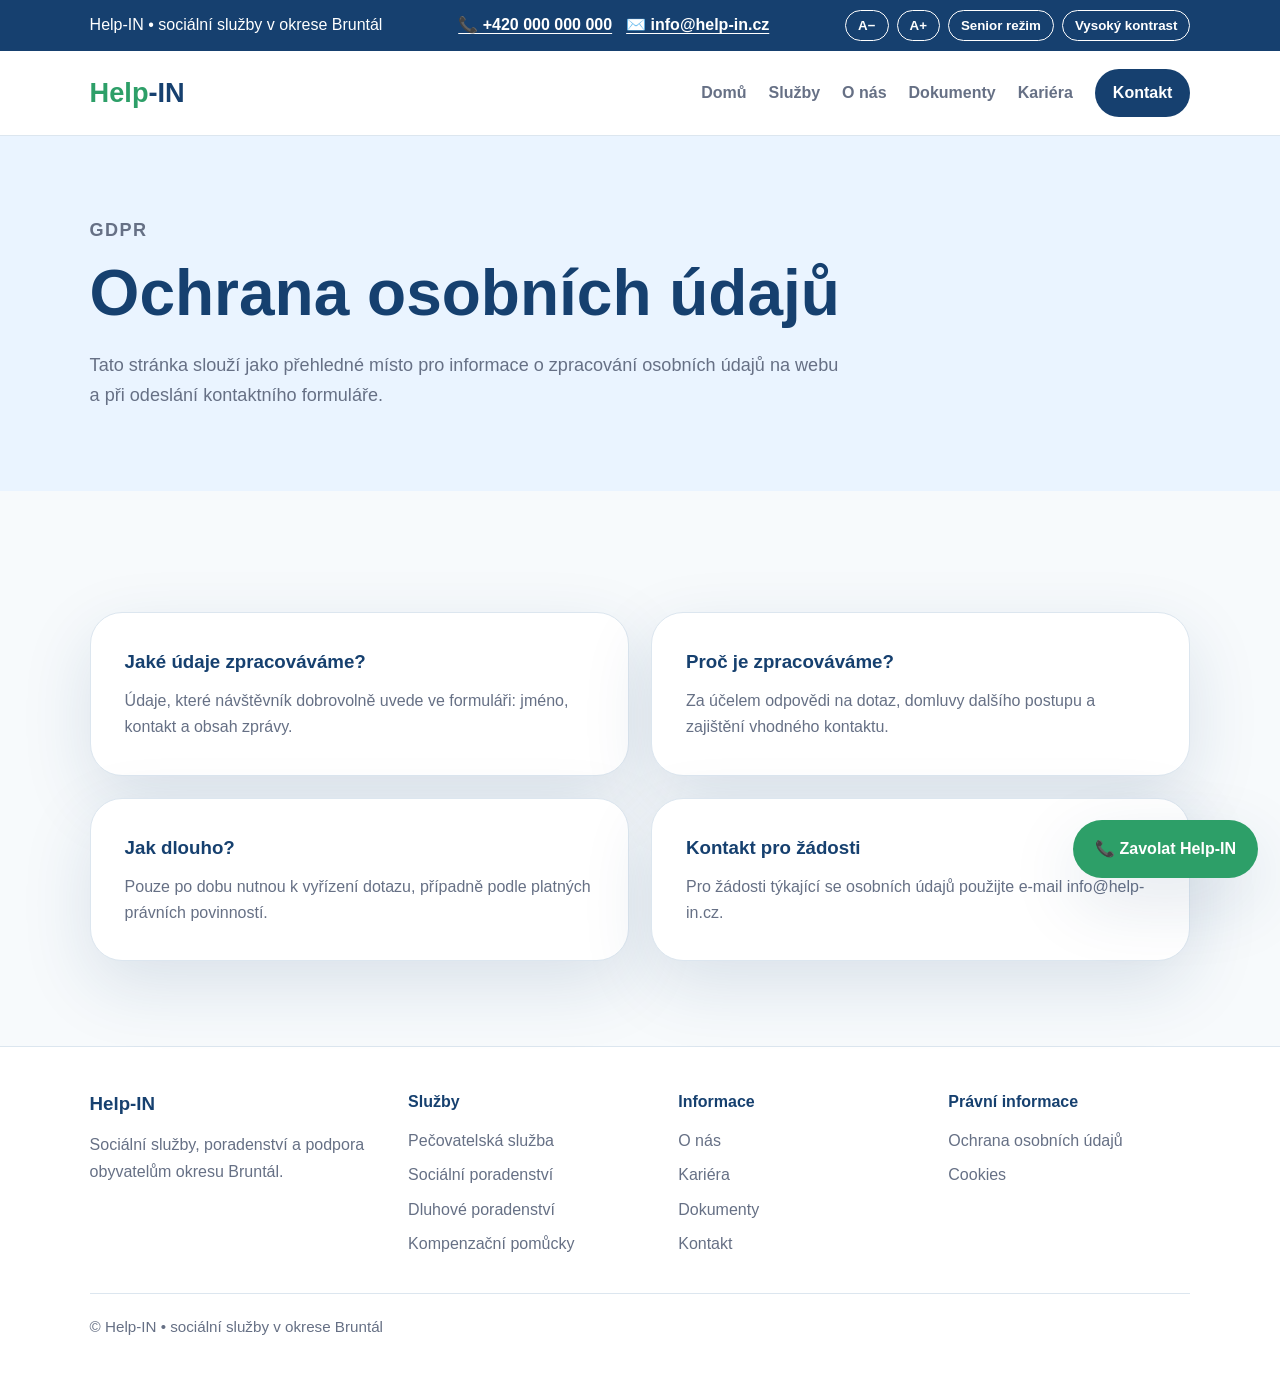
<file: gdpr.html>
<!DOCTYPE html>
<html lang="cs">
<head>
  <meta charset="UTF-8" />
  <meta name="viewport" content="width=device-width, initial-scale=1.0" />
  <meta http-equiv="X-UA-Compatible" content="IE=edge" />
  <meta name="robots" content="index, follow, max-image-preview:large" />
  <meta name="author" content="Help-IN" />
  <meta name="referrer" content="strict-origin-when-cross-origin" />
  <meta http-equiv="Content-Security-Policy" content="default-src 'self'; img-src 'self' data: https:; style-src 'self' 'unsafe-inline'; script-src 'self' 'unsafe-inline'; font-src 'self' data:; connect-src 'self'; object-src 'none'; base-uri 'self'; form-action 'self' mailto:; upgrade-insecure-requests" />

  <title>Ochrana osobních údajů | Help-IN</title>
  <meta name="description" content="Informace o ochraně osobních údajů organizace Help-IN." />
  <link rel="canonical" href="https://takashitadag.github.io/Help--in/gdpr.html" />
  <meta name="theme-color" content="#16406f" />

  <meta property="og:title" content="Ochrana osobních údajů | Help-IN" />
  <meta property="og:description" content="Informace o ochraně osobních údajů organizace Help-IN." />
  <meta property="og:type" content="website" />
  <meta property="og:url" content="https://takashitadag.github.io/Help--in/gdpr.html" />
  <meta property="og:locale" content="cs_CZ" />
  <meta property="og:site_name" content="Help-IN" />

  <meta name="twitter:card" content="summary" />
  <meta name="twitter:title" content="Ochrana osobních údajů | Help-IN" />
  <meta name="twitter:description" content="Informace o ochraně osobních údajů organizace Help-IN." />

  <link rel="icon" href="data:image/svg+xml,%3Csvg xmlns='http://www.w3.org/2000/svg' viewBox='0 0 100 100'%3E%3Crect width='100' height='100' rx='18' fill='%2316406f'/%3E%3Ctext x='50' y='62' text-anchor='middle' font-size='42' font-family='Arial' font-weight='700' fill='white'%3EHI%3C/text%3E%3C/svg%3E" />
  <link rel="manifest" href="site.webmanifest" />
  <link rel="stylesheet" href="style.css" />

  <script type="application/ld+json">
  {
    "@context": "https://schema.org",
    "@type": "NGO",
    "name": "Help-IN",
    "url": "https://takashitadag.github.io/Help--in/",
    "areaServed": "okres Bruntál",
    "description": "Informace o ochraně osobních údajů organizace Help-IN.",
    "email": "info@help-in.cz",
    "telephone": "+420000000000",
    "address": {
      "@type": "PostalAddress",
      "addressLocality": "Bruntál",
      "addressCountry": "CZ"
    }
  }
  </script>
</head>
<body>
  <a class="skip-link" href="#obsah">Přejít na hlavní obsah</a>
<div class="accessibility-bar">
  <p>Help-IN • sociální služby v okrese Bruntál</p>

  <div class="top-contact" aria-label="Rychlý kontakt">
    <a href="tel:+420000000000">📞 +420 000 000 000</a>
    <a href="mailto:info@help-in.cz">✉️ info@help-in.cz</a>
  </div>

  <div class="accessibility-actions" aria-label="Nastavení přístupnosti">
    <button type="button" onclick="decreaseFont()">A−</button>
    <button type="button" onclick="increaseFont()">A+</button>
    <button type="button" onclick="toggleSeniorMode()">Senior režim</button>
    <button type="button" onclick="toggleContrast()">Vysoký kontrast</button>
  </div>
</div>

<noscript class="noscript-warning">Pro plnou funkčnost webu povolte JavaScript. Základní obsah a kontakty jsou dostupné i bez něj.</noscript>

<header class="header">
  <nav class="nav" aria-label="Hlavní navigace">
    <a href="index.html" class="logo" aria-label="Help-IN domů">
      <span>Help</span>-IN
    </a>

    <button class="mobile-toggle" type="button" onclick="toggleMenu()" aria-controls="menu" aria-expanded="false" aria-label="Otevřít menu">☰</button>

    <div class="menu" id="menu">
      <a href="index.html">Domů</a>
      <a href="index.html#sluzby">Služby</a>
      <a href="o-nas.html">O nás</a>
      <a href="dokumenty.html">Dokumenty</a>
      <a href="kariera.html">Kariéra</a>
      <a href="kontakt.html" class="menu-cta">Kontakt</a>
    </div>
  </nav>
</header>

  <main id="obsah">
  <section class="page-hero blue">
    <p class="eyebrow">GDPR</p>
    <h1>Ochrana osobních údajů</h1>
    <p>Tato stránka slouží jako přehledné místo pro informace o zpracování osobních údajů na webu a při odeslání kontaktního formuláře.</p>
  </section>
  <section class="section">
    <div class="grid-2">
      <article class="card"><h3>Jaké údaje zpracováváme?</h3><p>Údaje, které návštěvník dobrovolně uvede ve formuláři: jméno, kontakt a obsah zprávy.</p></article>
      <article class="card"><h3>Proč je zpracováváme?</h3><p>Za účelem odpovědi na dotaz, domluvy dalšího postupu a zajištění vhodného kontaktu.</p></article>
      <article class="card"><h3>Jak dlouho?</h3><p>Pouze po dobu nutnou k vyřízení dotazu, případně podle platných právních povinností.</p></article>
      <article class="card"><h3>Kontakt pro žádosti</h3><p>Pro žádosti týkající se osobních údajů použijte e-mail <a href="mailto:info@help-in.cz">info@help-in.cz</a>.</p></article>
    </div>
  </section>
</main>
<footer class="footer">
    <div class="footer-grid">
      <div>
        <h3>Help-IN</h3>
        <p>Sociální služby, poradenství a podpora obyvatelům okresu Bruntál.</p>
      </div>

      <div>
        <h4>Služby</h4>
        <a href="pecovatelska-sluzba.html">Pečovatelská služba</a>
        <a href="socialni-poradenstvi.html">Sociální poradenství</a>
        <a href="dluhove-poradenstvi.html">Dluhové poradenství</a>
        <a href="kompenzacni-pomucky.html">Kompenzační pomůcky</a>
      </div>

      <div>
        <h4>Informace</h4>
        <a href="o-nas.html">O nás</a>
        <a href="kariera.html">Kariéra</a>
        <a href="dokumenty.html">Dokumenty</a>
        <a href="kontakt.html">Kontakt</a>
      </div>

      <div>
        <h4>Právní informace</h4>
        <a href="gdpr.html">Ochrana osobních údajů</a>
        <a href="cookies.html">Cookies</a>
      </div>
    </div>

    <div class="footer-bottom">
      <p>© Help-IN • sociální služby v okrese Bruntál</p>
    </div>
  </footer>

  <a href="tel:+420000000000" class="sticky-call">📞 Zavolat Help-IN</a>

  <script src="script.js"></script>
</body>
</html>
</file>
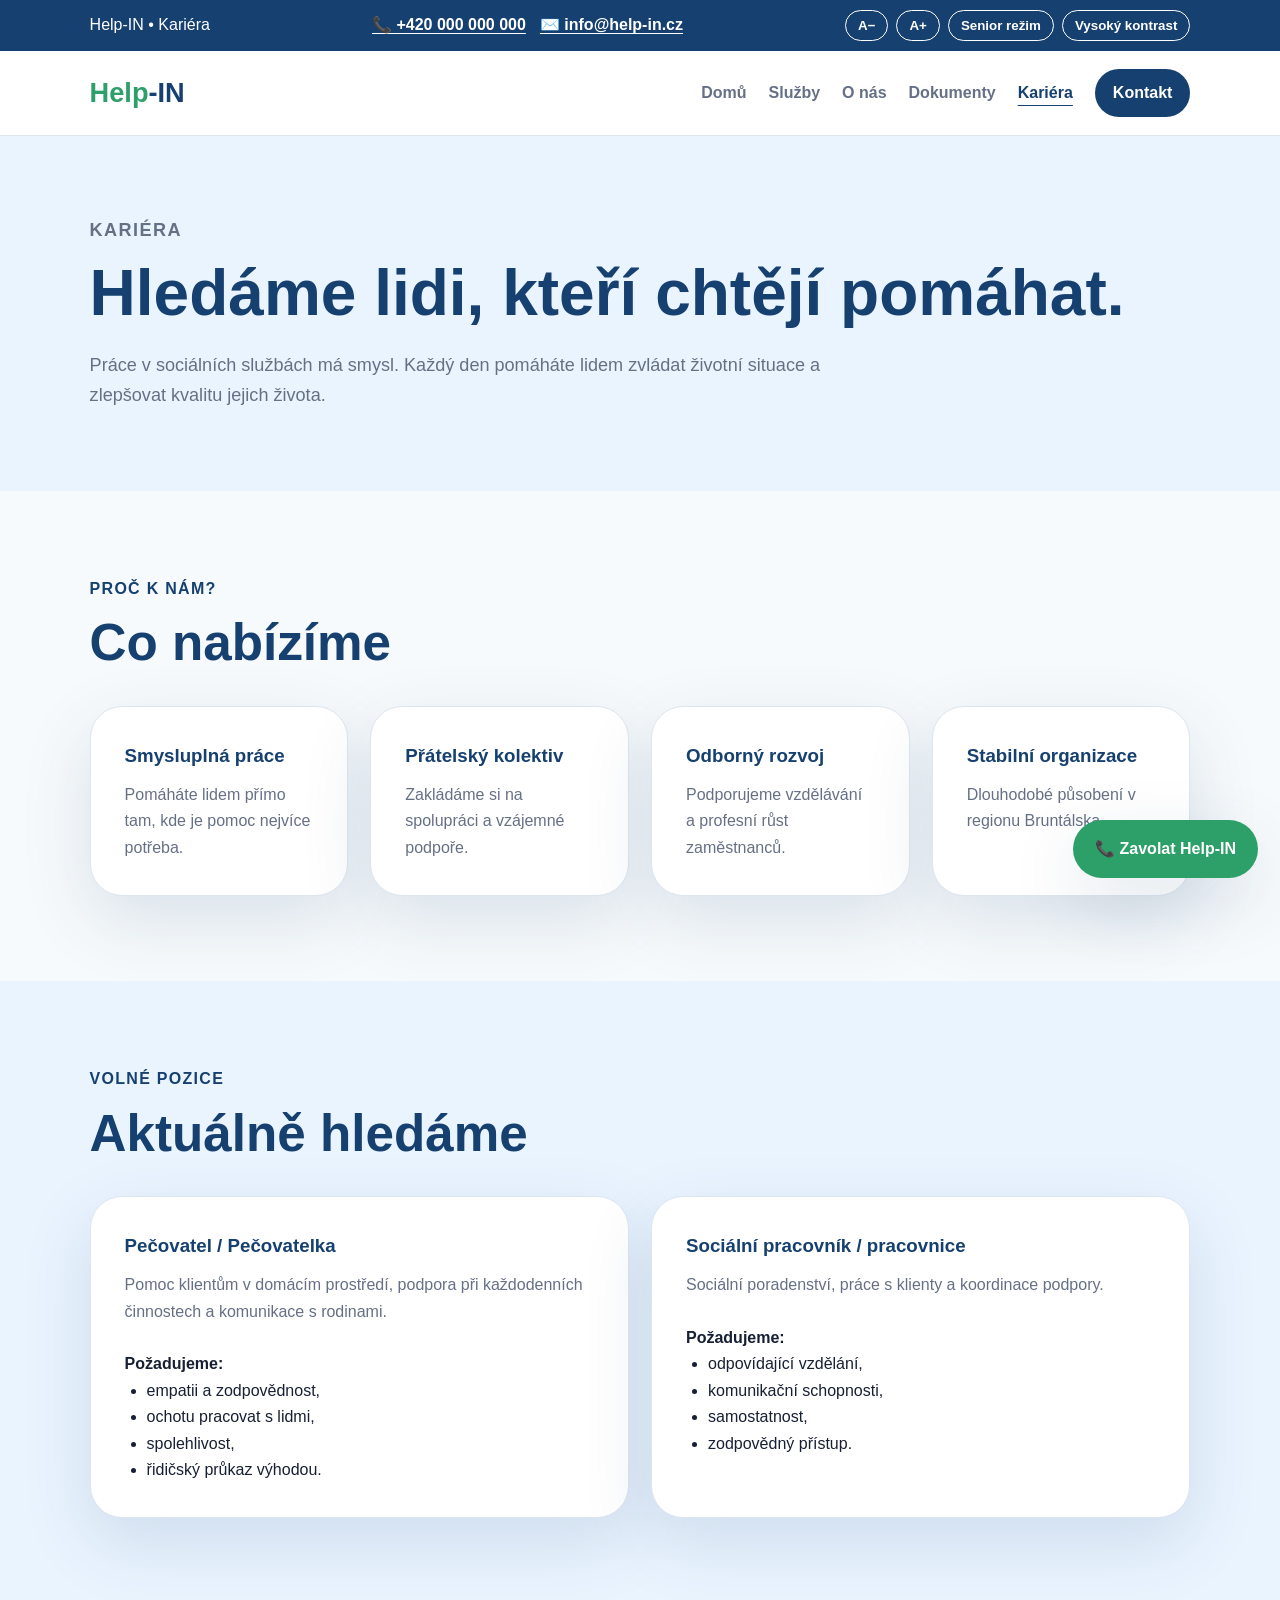
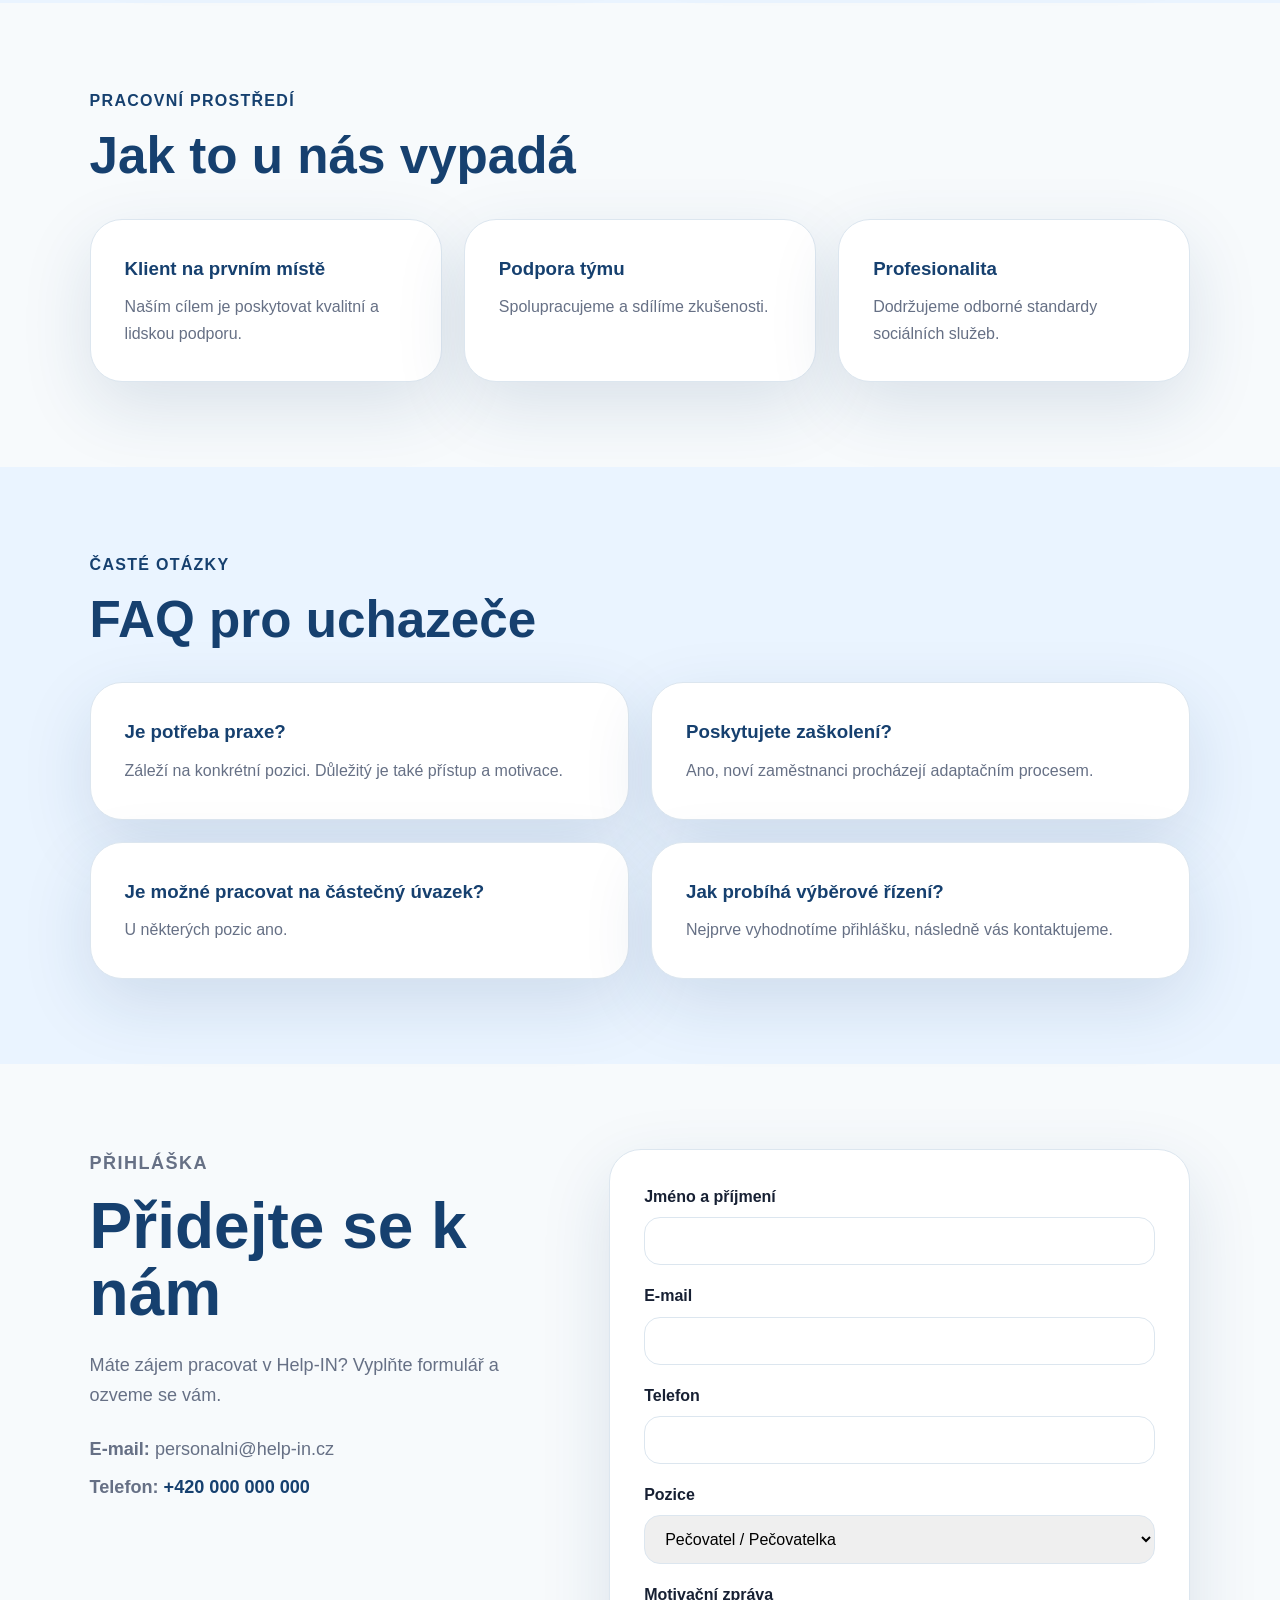
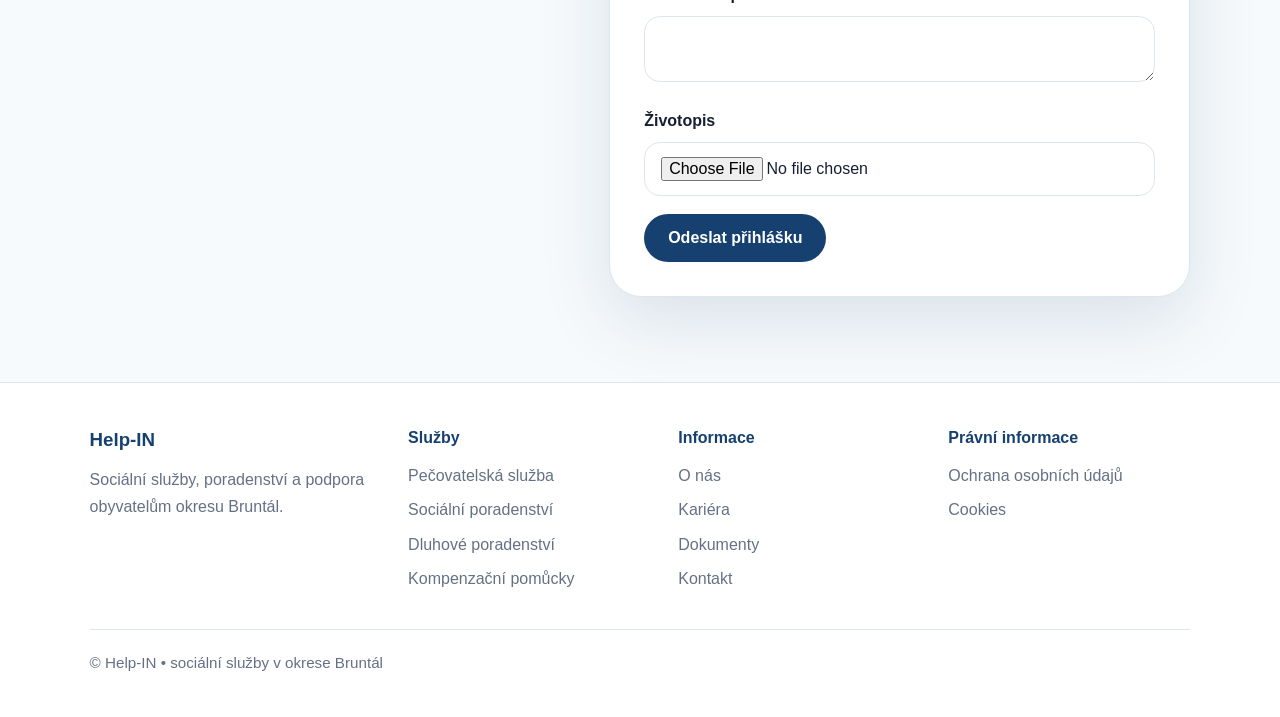
<file: kariera.html>
<!DOCTYPE html>
<html lang="cs">
<head>
  <meta charset="UTF-8" />
  <meta name="viewport" content="width=device-width, initial-scale=1.0" />
  <meta http-equiv="X-UA-Compatible" content="IE=edge" />
  <meta name="robots" content="index, follow, max-image-preview:large" />
  <meta name="author" content="Help-IN" />
  <meta name="referrer" content="strict-origin-when-cross-origin" />
  <meta http-equiv="Content-Security-Policy" content="default-src 'self'; img-src 'self' data: https:; style-src 'self' 'unsafe-inline'; script-src 'self' 'unsafe-inline'; font-src 'self' data:; connect-src 'self'; object-src 'none'; base-uri 'self'; form-action 'self' mailto:; upgrade-insecure-requests" />

  <title>Kariéra | Help-IN Bruntál</title>
  <meta name="description" content="Přidejte se do týmu Help-IN. Práce v sociálních službách v Bruntále a okolí s lidským smyslem." />
  <link rel="canonical" href="https://takashitadag.github.io/Help--in/kariera.html" />
  <meta name="theme-color" content="#16406f" />

  <meta property="og:title" content="Kariéra | Help-IN Bruntál" />
  <meta property="og:description" content="Přidejte se do týmu Help-IN. Práce v sociálních službách v Bruntále a okolí s lidským smyslem." />
  <meta property="og:type" content="website" />
  <meta property="og:url" content="https://takashitadag.github.io/Help--in/kariera.html" />
  <meta property="og:locale" content="cs_CZ" />
  <meta property="og:site_name" content="Help-IN" />

  <meta name="twitter:card" content="summary" />
  <meta name="twitter:title" content="Kariéra | Help-IN Bruntál" />
  <meta name="twitter:description" content="Přidejte se do týmu Help-IN. Práce v sociálních službách v Bruntále a okolí s lidským smyslem." />

  <link rel="icon" href="data:image/svg+xml,%3Csvg xmlns='http://www.w3.org/2000/svg' viewBox='0 0 100 100'%3E%3Crect width='100' height='100' rx='18' fill='%2316406f'/%3E%3Ctext x='50' y='62' text-anchor='middle' font-size='42' font-family='Arial' font-weight='700' fill='white'%3EHI%3C/text%3E%3C/svg%3E" />
  <link rel="manifest" href="site.webmanifest" />
  <link rel="stylesheet" href="style.css" />

  <script type="application/ld+json">
  {
    "@context": "https://schema.org",
    "@type": "NGO",
    "name": "Help-IN",
    "url": "https://takashitadag.github.io/Help--in/",
    "areaServed": "okres Bruntál",
    "description": "Přidejte se do týmu Help-IN. Práce v sociálních službách v Bruntále a okolí s lidským smyslem.",
    "email": "info@help-in.cz",
    "telephone": "+420000000000",
    "address": {
      "@type": "PostalAddress",
      "addressLocality": "Bruntál",
      "addressCountry": "CZ"
    }
  }
  </script>
</head>

<body>
  <a class="skip-link" href="#obsah">Přejít na hlavní obsah</a>
<div class="accessibility-bar">
  <p>Help-IN • Kariéra</p>

  <div class="top-contact" aria-label="Rychlý kontakt">
    <a href="tel:+420000000000">📞 +420 000 000 000</a>
    <a href="mailto:info@help-in.cz">✉️ info@help-in.cz</a>
  </div>

  <div class="accessibility-actions" aria-label="Nastavení přístupnosti">
    <button type="button" onclick="decreaseFont()">A−</button>
    <button type="button" onclick="increaseFont()">A+</button>
    <button type="button" onclick="toggleSeniorMode()">Senior režim</button>
    <button type="button" onclick="toggleContrast()">Vysoký kontrast</button>
  </div>
</div>

<noscript class="noscript-warning">Pro plnou funkčnost webu povolte JavaScript. Základní obsah a kontakty jsou dostupné i bez něj.</noscript>

<header class="header">
  <nav class="nav" aria-label="Hlavní navigace">
    <a href="index.html" class="logo" aria-label="Help-IN domů">
      <span>Help</span>-IN
    </a>

    <button class="mobile-toggle" type="button" onclick="toggleMenu()" aria-controls="menu" aria-expanded="false" aria-label="Otevřít menu">☰</button>

    <div class="menu" id="menu">
      <a href="index.html">Domů</a>
      <a href="index.html#sluzby">Služby</a>
      <a href="o-nas.html">O nás</a>
      <a href="dokumenty.html">Dokumenty</a>
      <a href="kariera.html" aria-current="page">Kariéra</a>
      <a href="kontakt.html" class="menu-cta">Kontakt</a>
    </div>
  </nav>
</header>

<main id="obsah">

<section class="page-hero blue">

  <p class="eyebrow">Kariéra</p>

  <h1>
    Hledáme lidi,
    kteří chtějí pomáhat.
  </h1>

  <p>
    Práce v sociálních službách má smysl.
    Každý den pomáháte lidem zvládat životní situace
    a zlepšovat kvalitu jejich života.
  </p>

</section>

<section class="section">

  <p class="eyebrow">Proč k nám?</p>

  <h2>Co nabízíme</h2>

  <div class="grid-4">

    <div class="card">
      <h3>Smysluplná práce</h3>
      <p>
        Pomáháte lidem přímo tam,
        kde je pomoc nejvíce potřeba.
      </p>
    </div>

    <div class="card">
      <h3>Přátelský kolektiv</h3>
      <p>
        Zakládáme si na spolupráci
        a vzájemné podpoře.
      </p>
    </div>

    <div class="card">
      <h3>Odborný rozvoj</h3>
      <p>
        Podporujeme vzdělávání
        a profesní růst zaměstnanců.
      </p>
    </div>

    <div class="card">
      <h3>Stabilní organizace</h3>
      <p>
        Dlouhodobé působení
        v regionu Bruntálska.
      </p>
    </div>

  </div>

</section>

<section class="section soft">

  <p class="eyebrow">Volné pozice</p>

  <h2>Aktuálně hledáme</h2>

  <div class="grid-2">

    <div class="card">

      <h3>Pečovatel / Pečovatelka</h3>

      <p>
        Pomoc klientům v domácím prostředí,
        podpora při každodenních činnostech
        a komunikace s rodinami.
      </p>

      <br>

      <strong>Požadujeme:</strong>

      <ul>
        <li>empatii a zodpovědnost,</li>
        <li>ochotu pracovat s lidmi,</li>
        <li>spolehlivost,</li>
        <li>řidičský průkaz výhodou.</li>
      </ul>

    </div>

    <div class="card">

      <h3>Sociální pracovník / pracovnice</h3>

      <p>
        Sociální poradenství,
        práce s klienty a koordinace podpory.
      </p>

      <br>

      <strong>Požadujeme:</strong>

      <ul>
        <li>odpovídající vzdělání,</li>
        <li>komunikační schopnosti,</li>
        <li>samostatnost,</li>
        <li>zodpovědný přístup.</li>
      </ul>

    </div>

  </div>

</section>

<section class="section">

  <p class="eyebrow">Pracovní prostředí</p>

  <h2>Jak to u nás vypadá</h2>

  <div class="grid-3">

    <div class="card">
      <h3>Klient na prvním místě</h3>

      <p>
        Naším cílem je poskytovat kvalitní
        a lidskou podporu.
      </p>
    </div>

    <div class="card">
      <h3>Podpora týmu</h3>

      <p>
        Spolupracujeme a sdílíme zkušenosti.
      </p>
    </div>

    <div class="card">
      <h3>Profesionalita</h3>

      <p>
        Dodržujeme odborné standardy
        sociálních služeb.
      </p>
    </div>

  </div>

</section>

<section class="section soft">

  <p class="eyebrow">Časté otázky</p>

  <h2>FAQ pro uchazeče</h2>

  <div class="grid-2">

    <div class="card">
      <h3>Je potřeba praxe?</h3>

      <p>
        Záleží na konkrétní pozici.
        Důležitý je také přístup a motivace.
      </p>
    </div>

    <div class="card">
      <h3>Poskytujete zaškolení?</h3>

      <p>
        Ano, noví zaměstnanci procházejí
        adaptačním procesem.
      </p>
    </div>

    <div class="card">
      <h3>Je možné pracovat na částečný úvazek?</h3>

      <p>
        U některých pozic ano.
      </p>
    </div>

    <div class="card">
      <h3>Jak probíhá výběrové řízení?</h3>

      <p>
        Nejprve vyhodnotíme přihlášku,
        následně vás kontaktujeme.
      </p>
    </div>

  </div>

</section>

<section class="contact-section">

  <div>

    <p class="eyebrow">Přihláška</p>

    <h2>Přidejte se k nám</h2>

    <p>
      Máte zájem pracovat v Help-IN?
      Vyplňte formulář a ozveme se vám.
    </p>

    <div class="contact-info">
      <p><strong>E-mail:</strong> personalni@help-in.cz</p>
      <p><strong>Telefon:</strong> <a href="tel:+420000000000">+420 000 000 000</a></p>
    </div>

  </div>

  <form class="contact-form">

    <label>
      Jméno a příjmení
      <input type="text">
    </label>

    <label>
      E-mail
      <input type="email">
    </label>

    <label>
      Telefon
      <input type="tel">
    </label>

    <label>
      Pozice
      <select>
        <option>Pečovatel / Pečovatelka</option>
        <option>Sociální pracovník</option>
        <option>Jiná pozice</option>
      </select>
    </label>

    <label>
      Motivační zpráva
      <textarea></textarea>
    </label>

    <label>
      Životopis
      <input type="file">
    </label>

    <button type="submit" class="btn primary">
      Odeslat přihlášku
    </button>

  </form>

</section>

</main>

<footer class="footer">
    <div class="footer-grid">
      <div>
        <h3>Help-IN</h3>
        <p>Sociální služby, poradenství a podpora obyvatelům okresu Bruntál.</p>
      </div>

      <div>
        <h4>Služby</h4>
        <a href="pecovatelska-sluzba.html">Pečovatelská služba</a>
        <a href="socialni-poradenstvi.html">Sociální poradenství</a>
        <a href="dluhove-poradenstvi.html">Dluhové poradenství</a>
        <a href="kompenzacni-pomucky.html">Kompenzační pomůcky</a>
      </div>

      <div>
        <h4>Informace</h4>
        <a href="o-nas.html">O nás</a>
        <a href="kariera.html">Kariéra</a>
        <a href="dokumenty.html">Dokumenty</a>
        <a href="kontakt.html">Kontakt</a>
      </div>

      <div>
        <h4>Právní informace</h4>
        <a href="gdpr.html">Ochrana osobních údajů</a>
        <a href="cookies.html">Cookies</a>
      </div>
    </div>

    <div class="footer-bottom">
      <p>© Help-IN • sociální služby v okrese Bruntál</p>
    </div>
  </footer>

<a href="tel:+420000000000" class="sticky-call">📞 Zavolat Help-IN</a>

  <script src="script.js"></script>

</body>
</html>
</file>
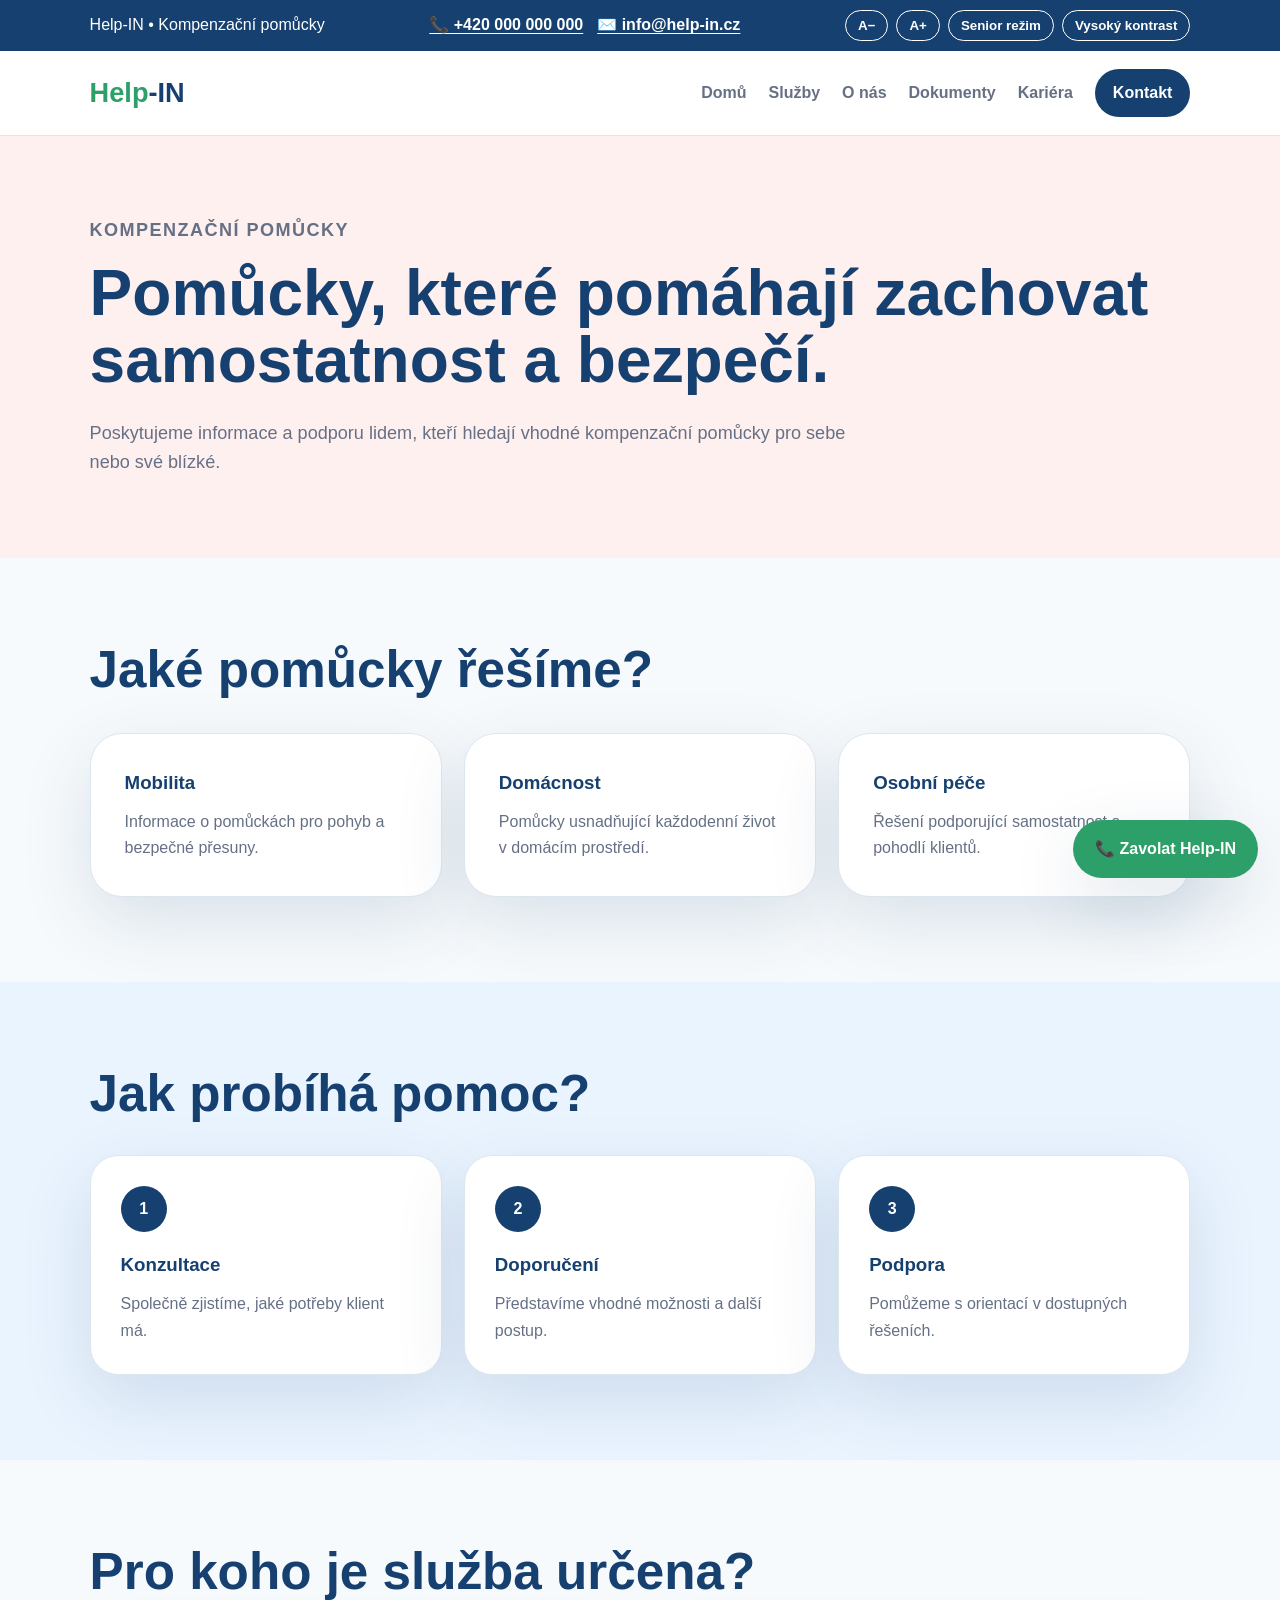
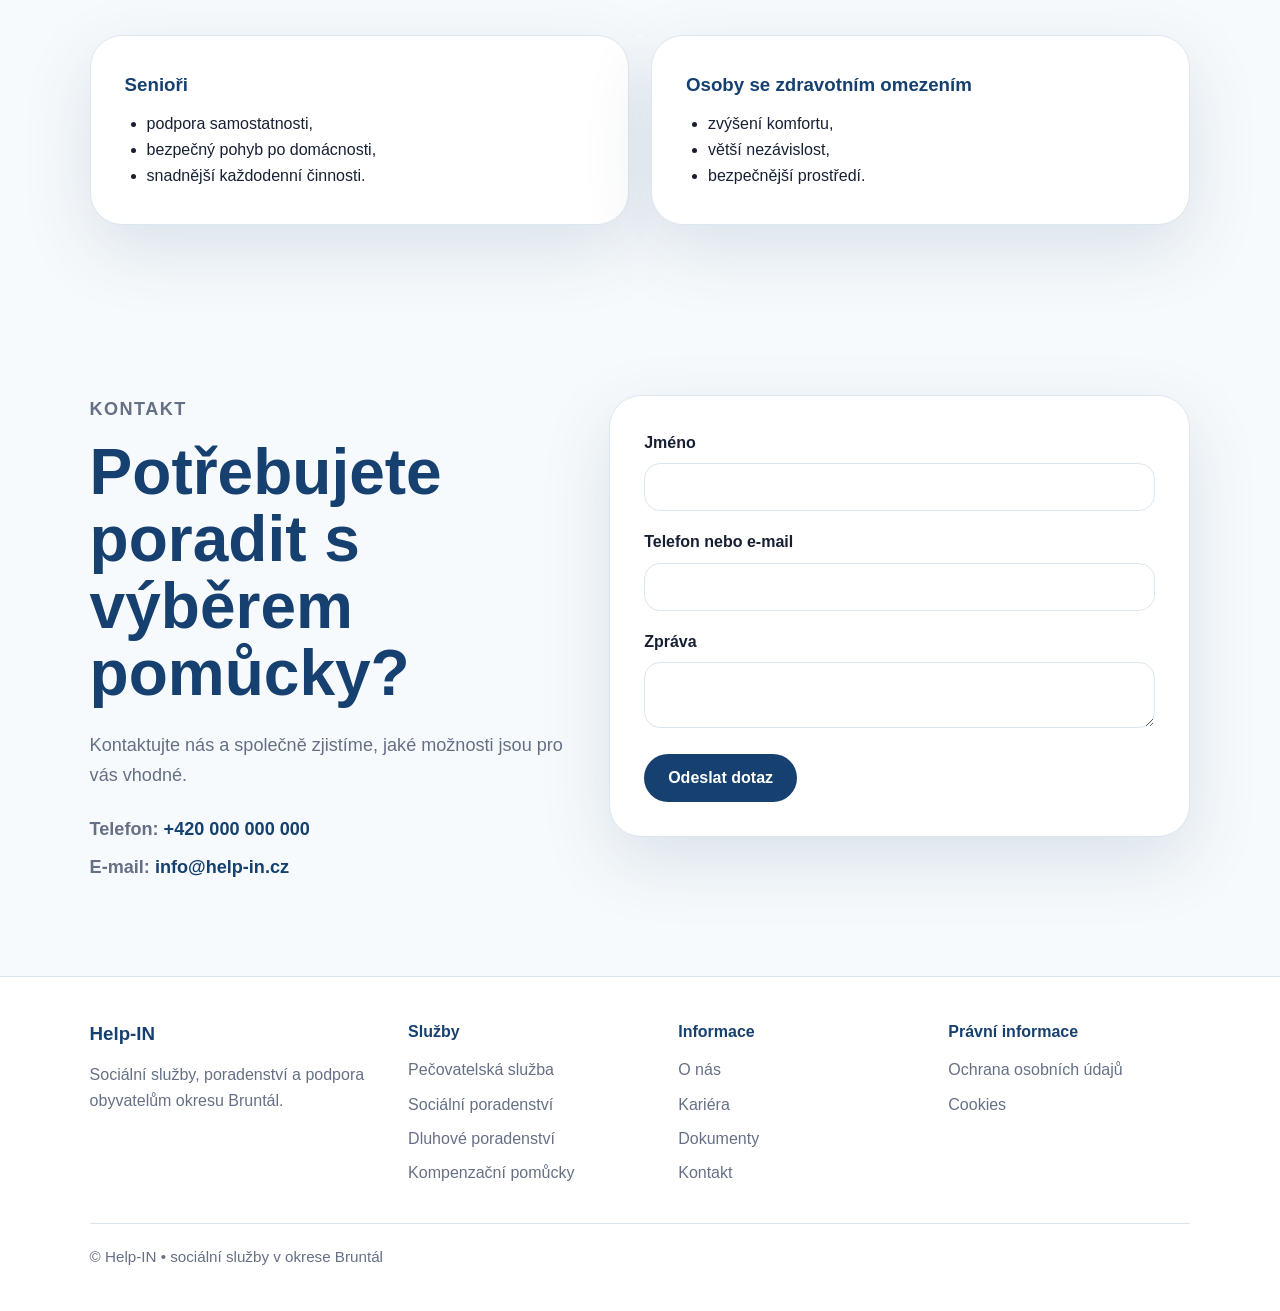
<file: kompenzacni-pomucky.html>
<!DOCTYPE html>
<html lang="cs">
<head>
  <meta charset="UTF-8" />
  <meta name="viewport" content="width=device-width, initial-scale=1.0" />
  <meta http-equiv="X-UA-Compatible" content="IE=edge" />
  <meta name="robots" content="index, follow, max-image-preview:large" />
  <meta name="author" content="Help-IN" />
  <meta name="referrer" content="strict-origin-when-cross-origin" />
  <meta http-equiv="Content-Security-Policy" content="default-src 'self'; img-src 'self' data: https:; style-src 'self' 'unsafe-inline'; script-src 'self' 'unsafe-inline'; font-src 'self' data:; connect-src 'self'; object-src 'none'; base-uri 'self'; form-action 'self' mailto:; upgrade-insecure-requests" />

  <title>Kompenzační pomůcky Bruntál | Help-IN</title>
  <meta name="description" content="Help-IN poskytuje informace a podporu při zajištění kompenzačních pomůcek pro osoby se zdravotním omezením." />
  <link rel="canonical" href="https://takashitadag.github.io/Help--in/kompenzacni-pomucky.html" />
  <meta name="theme-color" content="#16406f" />

  <meta property="og:title" content="Kompenzační pomůcky Bruntál | Help-IN" />
  <meta property="og:description" content="Help-IN poskytuje informace a podporu při zajištění kompenzačních pomůcek pro osoby se zdravotním omezením." />
  <meta property="og:type" content="website" />
  <meta property="og:url" content="https://takashitadag.github.io/Help--in/kompenzacni-pomucky.html" />
  <meta property="og:locale" content="cs_CZ" />
  <meta property="og:site_name" content="Help-IN" />

  <meta name="twitter:card" content="summary" />
  <meta name="twitter:title" content="Kompenzační pomůcky Bruntál | Help-IN" />
  <meta name="twitter:description" content="Help-IN poskytuje informace a podporu při zajištění kompenzačních pomůcek pro osoby se zdravotním omezením." />

  <link rel="icon" href="data:image/svg+xml,%3Csvg xmlns='http://www.w3.org/2000/svg' viewBox='0 0 100 100'%3E%3Crect width='100' height='100' rx='18' fill='%2316406f'/%3E%3Ctext x='50' y='62' text-anchor='middle' font-size='42' font-family='Arial' font-weight='700' fill='white'%3EHI%3C/text%3E%3C/svg%3E" />
  <link rel="manifest" href="site.webmanifest" />
  <link rel="stylesheet" href="style.css" />

  <script type="application/ld+json">
  {
    "@context": "https://schema.org",
    "@type": "NGO",
    "name": "Help-IN",
    "url": "https://takashitadag.github.io/Help--in/",
    "areaServed": "okres Bruntál",
    "description": "Help-IN poskytuje informace a podporu při zajištění kompenzačních pomůcek pro osoby se zdravotním omezením.",
    "email": "info@help-in.cz",
    "telephone": "+420000000000",
    "address": {
      "@type": "PostalAddress",
      "addressLocality": "Bruntál",
      "addressCountry": "CZ"
    }
  }
  </script>
</head>

<body>
  <a class="skip-link" href="#obsah">Přejít na hlavní obsah</a>
<div class="accessibility-bar">
  <p>Help-IN • Kompenzační pomůcky</p>

  <div class="top-contact" aria-label="Rychlý kontakt">
    <a href="tel:+420000000000">📞 +420 000 000 000</a>
    <a href="mailto:info@help-in.cz">✉️ info@help-in.cz</a>
  </div>

  <div class="accessibility-actions" aria-label="Nastavení přístupnosti">
    <button type="button" onclick="decreaseFont()">A−</button>
    <button type="button" onclick="increaseFont()">A+</button>
    <button type="button" onclick="toggleSeniorMode()">Senior režim</button>
    <button type="button" onclick="toggleContrast()">Vysoký kontrast</button>
  </div>
</div>

<noscript class="noscript-warning">Pro plnou funkčnost webu povolte JavaScript. Základní obsah a kontakty jsou dostupné i bez něj.</noscript>

<header class="header">
  <nav class="nav" aria-label="Hlavní navigace">
    <a href="index.html" class="logo" aria-label="Help-IN domů">
      <span>Help</span>-IN
    </a>

    <button class="mobile-toggle" type="button" onclick="toggleMenu()" aria-controls="menu" aria-expanded="false" aria-label="Otevřít menu">☰</button>

    <div class="menu" id="menu">
      <a href="index.html">Domů</a>
      <a href="index.html#sluzby">Služby</a>
      <a href="o-nas.html">O nás</a>
      <a href="dokumenty.html">Dokumenty</a>
      <a href="kariera.html">Kariéra</a>
      <a href="kontakt.html" class="menu-cta">Kontakt</a>
    </div>
  </nav>
</header>

<main id="obsah">

<section class="page-hero red">
  <p class="eyebrow">Kompenzační pomůcky</p>

  <h1>
    Pomůcky, které pomáhají
    zachovat samostatnost a bezpečí.
  </h1>

  <p>
    Poskytujeme informace a podporu lidem,
    kteří hledají vhodné kompenzační pomůcky
    pro sebe nebo své blízké.
  </p>
</section>

<section class="section">

  <h2>Jaké pomůcky řešíme?</h2>

  <div class="grid-3">

    <div class="card">
      <h3>Mobilita</h3>

      <p>
        Informace o pomůckách
        pro pohyb a bezpečné přesuny.
      </p>
    </div>

    <div class="card">
      <h3>Domácnost</h3>

      <p>
        Pomůcky usnadňující každodenní život
        v domácím prostředí.
      </p>
    </div>

    <div class="card">
      <h3>Osobní péče</h3>

      <p>
        Řešení podporující samostatnost
        a pohodlí klientů.
      </p>
    </div>

  </div>

</section>

<section class="section soft">

  <h2>Jak probíhá pomoc?</h2>

  <div class="steps">

    <div class="step">
      <span>1</span>
      <h3>Konzultace</h3>
      <p>
        Společně zjistíme,
        jaké potřeby klient má.
      </p>
    </div>

    <div class="step">
      <span>2</span>
      <h3>Doporučení</h3>
      <p>
        Představíme vhodné možnosti
        a další postup.
      </p>
    </div>

    <div class="step">
      <span>3</span>
      <h3>Podpora</h3>
      <p>
        Pomůžeme s orientací
        v dostupných řešeních.
      </p>
    </div>

  </div>

</section>

<section class="section">

  <h2>Pro koho je služba určena?</h2>

  <div class="grid-2">

    <div class="card">
      <h3>Senioři</h3>

      <ul>
        <li>podpora samostatnosti,</li>
        <li>bezpečný pohyb po domácnosti,</li>
        <li>snadnější každodenní činnosti.</li>
      </ul>
    </div>

    <div class="card">
      <h3>Osoby se zdravotním omezením</h3>

      <ul>
        <li>zvýšení komfortu,</li>
        <li>větší nezávislost,</li>
        <li>bezpečnější prostředí.</li>
      </ul>
    </div>

  </div>

</section>

<section class="contact-section">

  <div>
    <p class="eyebrow">Kontakt</p>

    <h2>
      Potřebujete poradit s výběrem pomůcky?
    </h2>

    <p>
      Kontaktujte nás a společně zjistíme,
      jaké možnosti jsou pro vás vhodné.
    </p>

    <div class="contact-info">
      <p><strong>Telefon:</strong> <a href="tel:+420000000000">+420 000 000 000</a></p>
      <p><strong>E-mail:</strong> <a href="mailto:info@help-in.cz">info@help-in.cz</a></p>
    </div>
  </div>

  <form class="contact-form">

    <label>
      Jméno
      <input type="text">
    </label>

    <label>
      Telefon nebo e-mail
      <input type="text">
    </label>

    <label>
      Zpráva
      <textarea></textarea>
    </label>

    <button type="submit" class="btn primary">
      Odeslat dotaz
    </button>

  </form>

</section>

</main>

<footer class="footer">
    <div class="footer-grid">
      <div>
        <h3>Help-IN</h3>
        <p>Sociální služby, poradenství a podpora obyvatelům okresu Bruntál.</p>
      </div>

      <div>
        <h4>Služby</h4>
        <a href="pecovatelska-sluzba.html">Pečovatelská služba</a>
        <a href="socialni-poradenstvi.html">Sociální poradenství</a>
        <a href="dluhove-poradenstvi.html">Dluhové poradenství</a>
        <a href="kompenzacni-pomucky.html">Kompenzační pomůcky</a>
      </div>

      <div>
        <h4>Informace</h4>
        <a href="o-nas.html">O nás</a>
        <a href="kariera.html">Kariéra</a>
        <a href="dokumenty.html">Dokumenty</a>
        <a href="kontakt.html">Kontakt</a>
      </div>

      <div>
        <h4>Právní informace</h4>
        <a href="gdpr.html">Ochrana osobních údajů</a>
        <a href="cookies.html">Cookies</a>
      </div>
    </div>

    <div class="footer-bottom">
      <p>© Help-IN • sociální služby v okrese Bruntál</p>
    </div>
  </footer>


<a href="tel:+420000000000" class="sticky-call">📞 Zavolat Help-IN</a>

  <script src="script.js"></script>

</body>
</html>
</file>
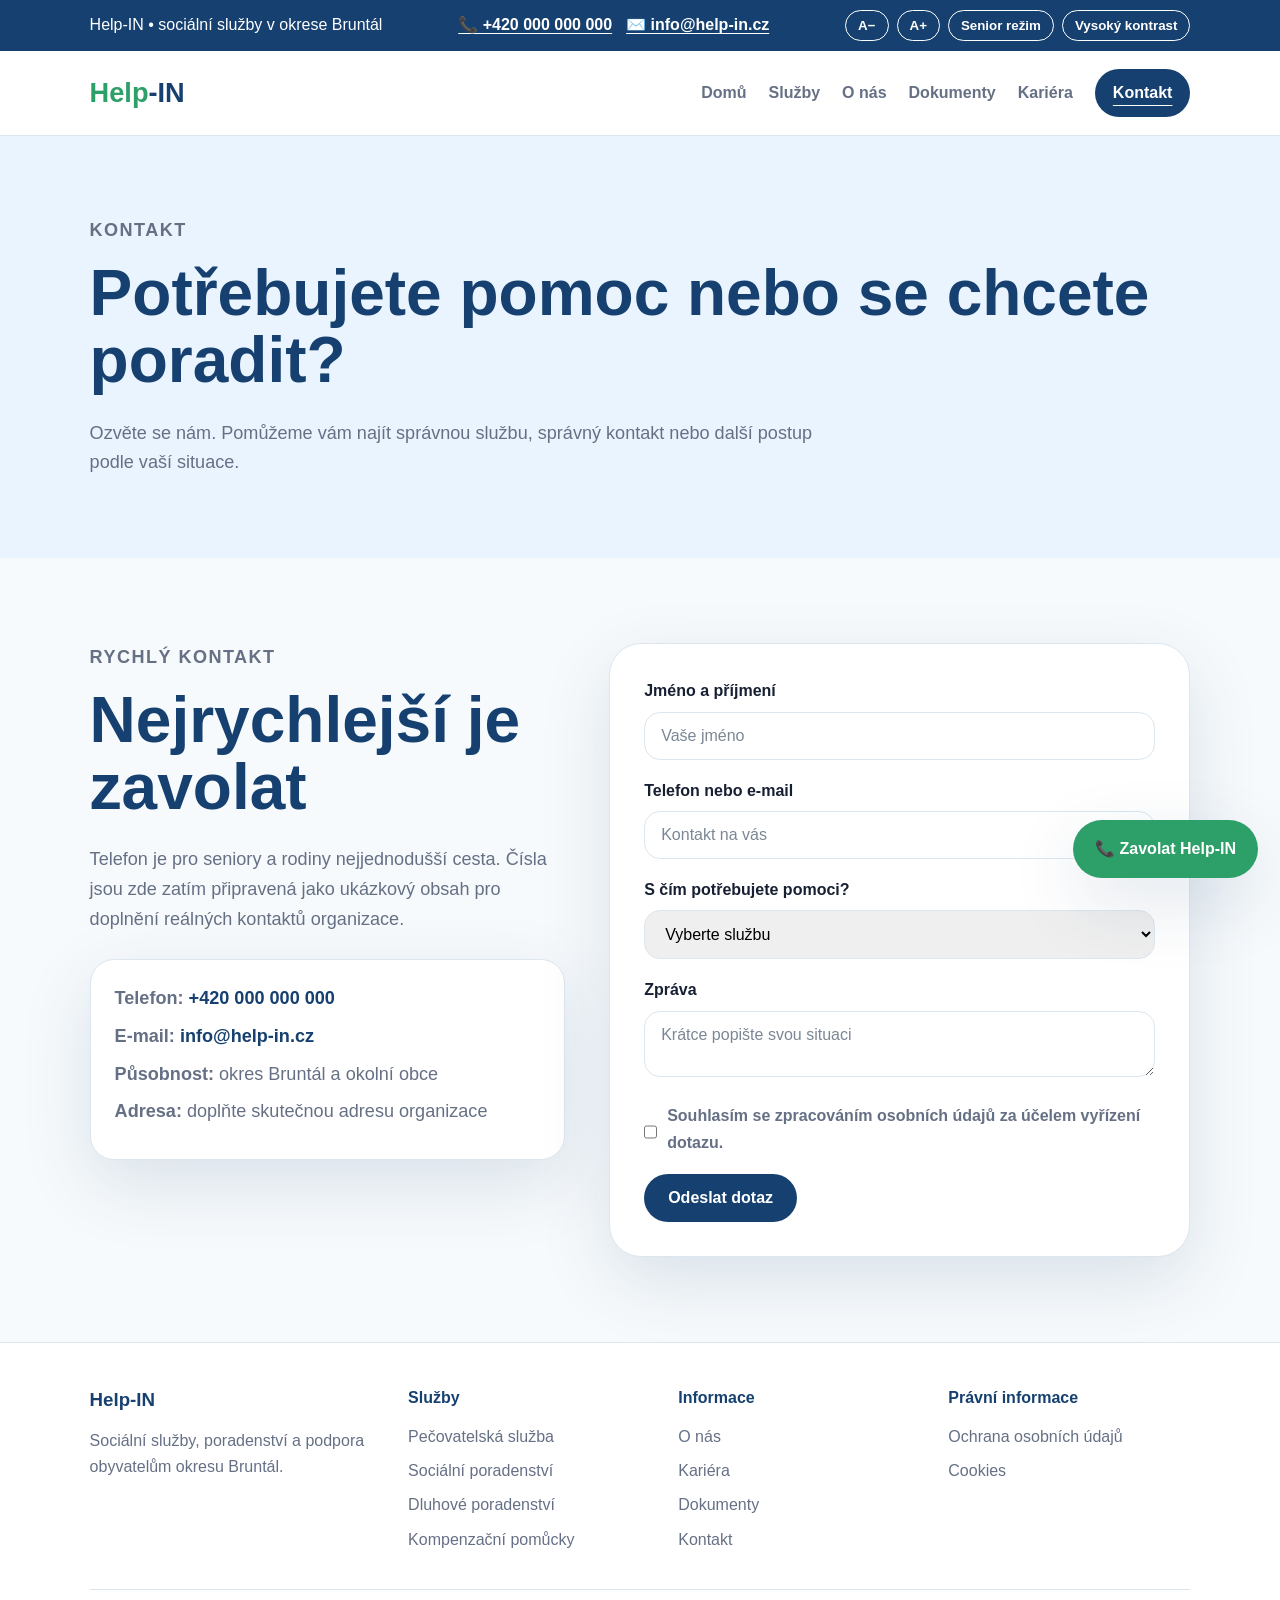
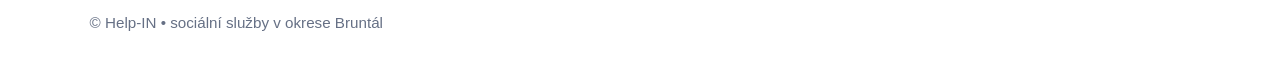
<file: kontakt.html>
<!DOCTYPE html>
<html lang="cs">
<head>
  <meta charset="UTF-8" />
  <meta name="viewport" content="width=device-width, initial-scale=1.0" />
  <meta http-equiv="X-UA-Compatible" content="IE=edge" />
  <meta name="robots" content="index, follow, max-image-preview:large" />
  <meta name="author" content="Help-IN" />
  <meta name="referrer" content="strict-origin-when-cross-origin" />
  <meta http-equiv="Content-Security-Policy" content="default-src 'self'; img-src 'self' data: https:; style-src 'self' 'unsafe-inline'; script-src 'self' 'unsafe-inline'; font-src 'self' data:; connect-src 'self'; object-src 'none'; base-uri 'self'; form-action 'self' mailto:; upgrade-insecure-requests" />

  <title>Kontakt | Help-IN Bruntál</title>
  <meta name="description" content="Kontaktujte Help-IN. Telefon, e-mail a kontaktní informace pro sociální služby v okrese Bruntál." />
  <link rel="canonical" href="https://takashitadag.github.io/Help--in/kontakt.html" />
  <meta name="theme-color" content="#16406f" />

  <meta property="og:title" content="Kontakt | Help-IN Bruntál" />
  <meta property="og:description" content="Kontaktujte Help-IN. Telefon, e-mail a kontaktní informace pro sociální služby v okrese Bruntál." />
  <meta property="og:type" content="website" />
  <meta property="og:url" content="https://takashitadag.github.io/Help--in/kontakt.html" />
  <meta property="og:locale" content="cs_CZ" />
  <meta property="og:site_name" content="Help-IN" />

  <meta name="twitter:card" content="summary" />
  <meta name="twitter:title" content="Kontakt | Help-IN Bruntál" />
  <meta name="twitter:description" content="Kontaktujte Help-IN. Telefon, e-mail a kontaktní informace pro sociální služby v okrese Bruntál." />

  <link rel="icon" href="data:image/svg+xml,%3Csvg xmlns='http://www.w3.org/2000/svg' viewBox='0 0 100 100'%3E%3Crect width='100' height='100' rx='18' fill='%2316406f'/%3E%3Ctext x='50' y='62' text-anchor='middle' font-size='42' font-family='Arial' font-weight='700' fill='white'%3EHI%3C/text%3E%3C/svg%3E" />
  <link rel="manifest" href="site.webmanifest" />
  <link rel="stylesheet" href="style.css" />

  <script type="application/ld+json">
  {
    "@context": "https://schema.org",
    "@type": "NGO",
    "name": "Help-IN",
    "url": "https://takashitadag.github.io/Help--in/",
    "areaServed": "okres Bruntál",
    "description": "Kontaktujte Help-IN. Telefon, e-mail a kontaktní informace pro sociální služby v okrese Bruntál.",
    "email": "info@help-in.cz",
    "telephone": "+420000000000",
    "address": {
      "@type": "PostalAddress",
      "addressLocality": "Bruntál",
      "addressCountry": "CZ"
    }
  }
  </script>
</head>
<body>
  <a class="skip-link" href="#obsah">Přejít na hlavní obsah</a>
<div class="accessibility-bar">
  <p>Help-IN • sociální služby v okrese Bruntál</p>

  <div class="top-contact" aria-label="Rychlý kontakt">
    <a href="tel:+420000000000">📞 +420 000 000 000</a>
    <a href="mailto:info@help-in.cz">✉️ info@help-in.cz</a>
  </div>

  <div class="accessibility-actions" aria-label="Nastavení přístupnosti">
    <button type="button" onclick="decreaseFont()">A−</button>
    <button type="button" onclick="increaseFont()">A+</button>
    <button type="button" onclick="toggleSeniorMode()">Senior režim</button>
    <button type="button" onclick="toggleContrast()">Vysoký kontrast</button>
  </div>
</div>

<noscript class="noscript-warning">Pro plnou funkčnost webu povolte JavaScript. Základní obsah a kontakty jsou dostupné i bez něj.</noscript>

<header class="header">
  <nav class="nav" aria-label="Hlavní navigace">
    <a href="index.html" class="logo" aria-label="Help-IN domů">
      <span>Help</span>-IN
    </a>

    <button class="mobile-toggle" type="button" onclick="toggleMenu()" aria-controls="menu" aria-expanded="false" aria-label="Otevřít menu">☰</button>

    <div class="menu" id="menu">
      <a href="index.html">Domů</a>
      <a href="index.html#sluzby">Služby</a>
      <a href="o-nas.html">O nás</a>
      <a href="dokumenty.html">Dokumenty</a>
      <a href="kariera.html">Kariéra</a>
      <a href="kontakt.html" class="menu-cta" aria-current="page">Kontakt</a>
    </div>
  </nav>
</header>

  <main id="obsah">
  <section class="page-hero blue">
    <p class="eyebrow">Kontakt</p>
    <h1>Potřebujete pomoc nebo se chcete poradit?</h1>
    <p>Ozvěte se nám. Pomůžeme vám najít správnou službu, správný kontakt nebo další postup podle vaší situace.</p>
  </section>

  <section class="contact-section">
    <div>
      <p class="eyebrow">Rychlý kontakt</p>
      <h2>Nejrychlejší je zavolat</h2>
      <p>Telefon je pro seniory a rodiny nejjednodušší cesta. Čísla jsou zde zatím připravená jako ukázkový obsah pro doplnění reálných kontaktů organizace.</p>
      <div class="contact-info contact-box">
        <p><strong>Telefon:</strong> <a href="tel:+420000000000">+420 000 000 000</a></p>
        <p><strong>E-mail:</strong> <a href="mailto:info@help-in.cz">info@help-in.cz</a></p>
        <p><strong>Působnost:</strong> okres Bruntál a okolní obce</p>
        <p><strong>Adresa:</strong> doplňte skutečnou adresu organizace</p>
      </div>
    </div>

    <form class="contact-form" aria-label="Kontaktní formulář">
      <label>Jméno a příjmení
        <input type="text" name="name" placeholder="Vaše jméno" required />
      </label>
      <label>Telefon nebo e-mail
        <input type="text" name="contact" placeholder="Kontakt na vás" required />
      </label>
      <label>S čím potřebujete pomoci?
        <select name="service">
          <option>Vyberte službu</option>
          <option>Pečovatelská služba</option>
          <option>Sociální poradenství</option>
          <option>Dluhové poradenství</option>
          <option>Kompenzační pomůcky</option>
          <option>Jiný dotaz</option>
        </select>
      </label>
      <label>Zpráva
        <textarea name="message" placeholder="Krátce popište svou situaci"></textarea>
      </label>
      <label class="checkbox">
        <input type="checkbox" required />
        Souhlasím se zpracováním osobních údajů za účelem vyřízení dotazu.
      </label>
      <button type="submit" class="btn primary">Odeslat dotaz</button>
    </form>
  </section>
</main>
<footer class="footer">
    <div class="footer-grid">
      <div>
        <h3>Help-IN</h3>
        <p>Sociální služby, poradenství a podpora obyvatelům okresu Bruntál.</p>
      </div>

      <div>
        <h4>Služby</h4>
        <a href="pecovatelska-sluzba.html">Pečovatelská služba</a>
        <a href="socialni-poradenstvi.html">Sociální poradenství</a>
        <a href="dluhove-poradenstvi.html">Dluhové poradenství</a>
        <a href="kompenzacni-pomucky.html">Kompenzační pomůcky</a>
      </div>

      <div>
        <h4>Informace</h4>
        <a href="o-nas.html">O nás</a>
        <a href="kariera.html">Kariéra</a>
        <a href="dokumenty.html">Dokumenty</a>
        <a href="kontakt.html">Kontakt</a>
      </div>

      <div>
        <h4>Právní informace</h4>
        <a href="gdpr.html">Ochrana osobních údajů</a>
        <a href="cookies.html">Cookies</a>
      </div>
    </div>

    <div class="footer-bottom">
      <p>© Help-IN • sociální služby v okrese Bruntál</p>
    </div>
  </footer>

  <a href="tel:+420000000000" class="sticky-call">📞 Zavolat Help-IN</a>

  <script src="script.js"></script>
</body>
</html>
</file>
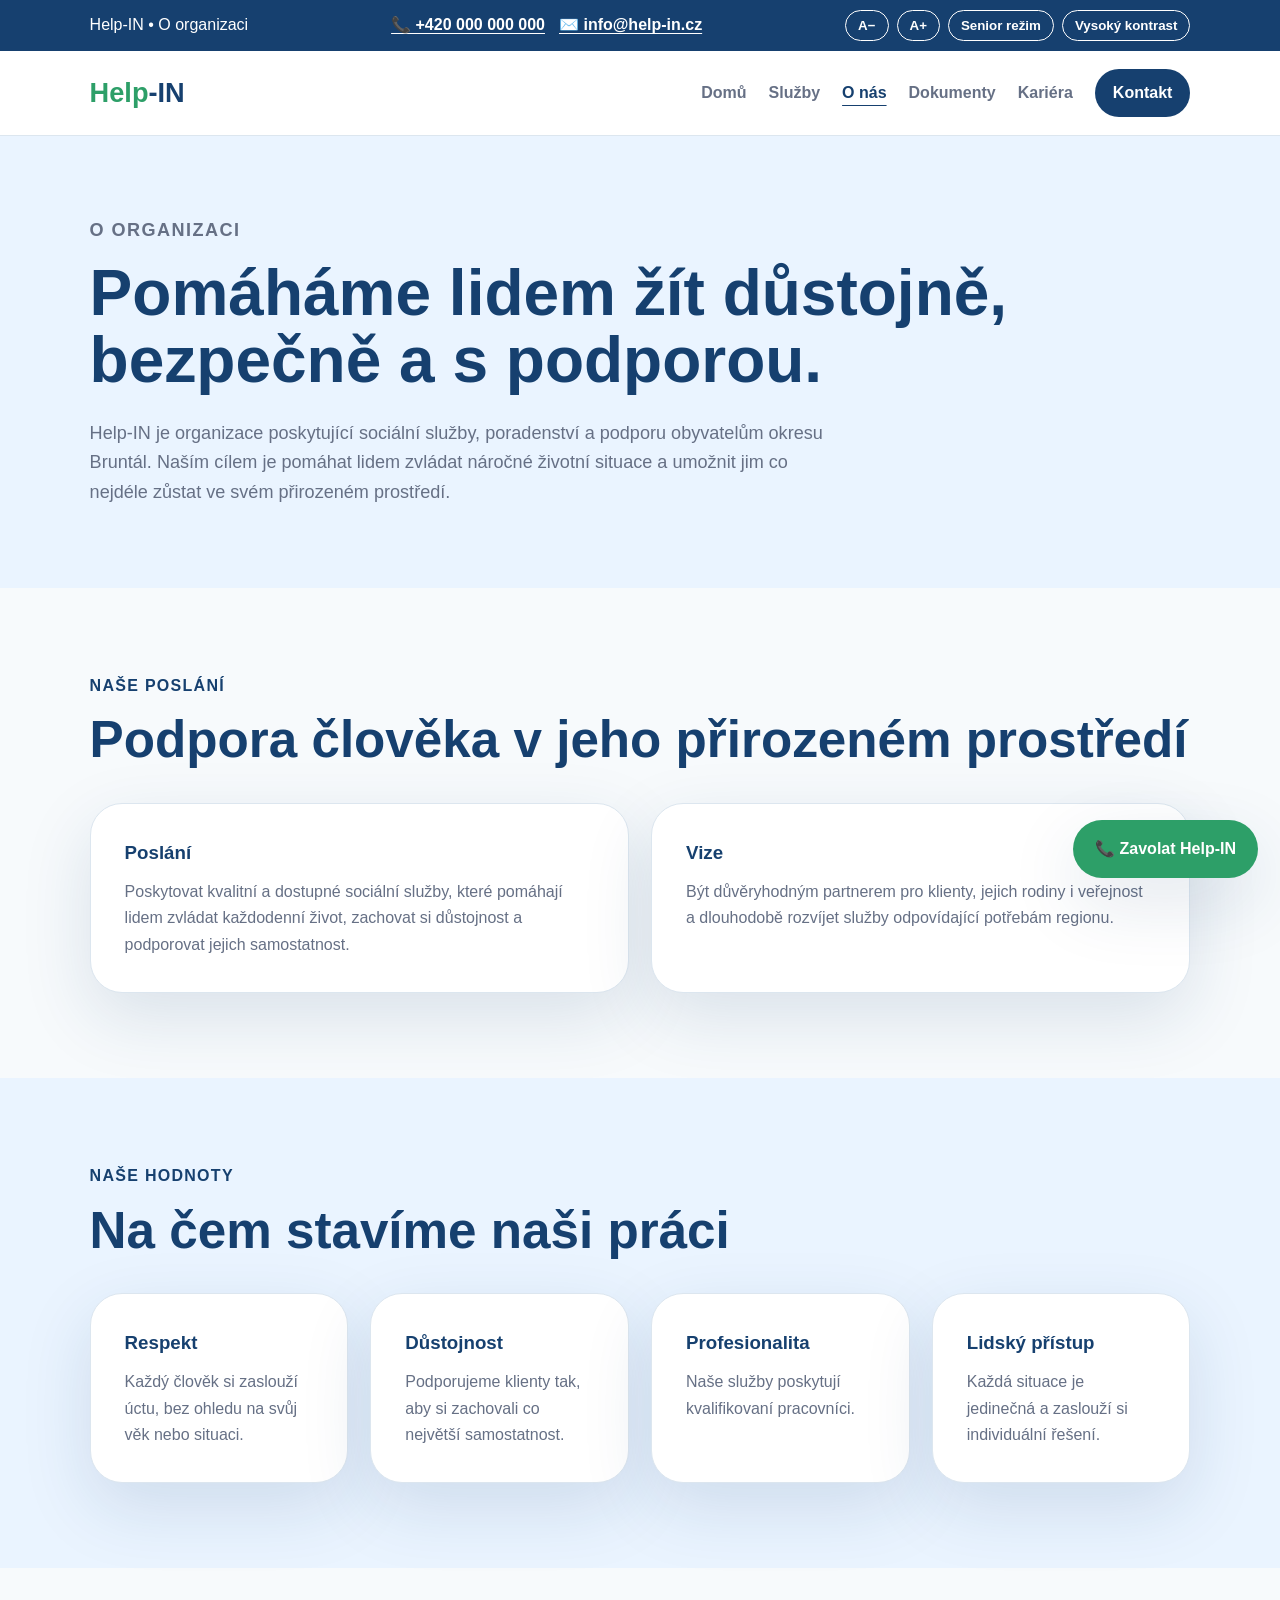
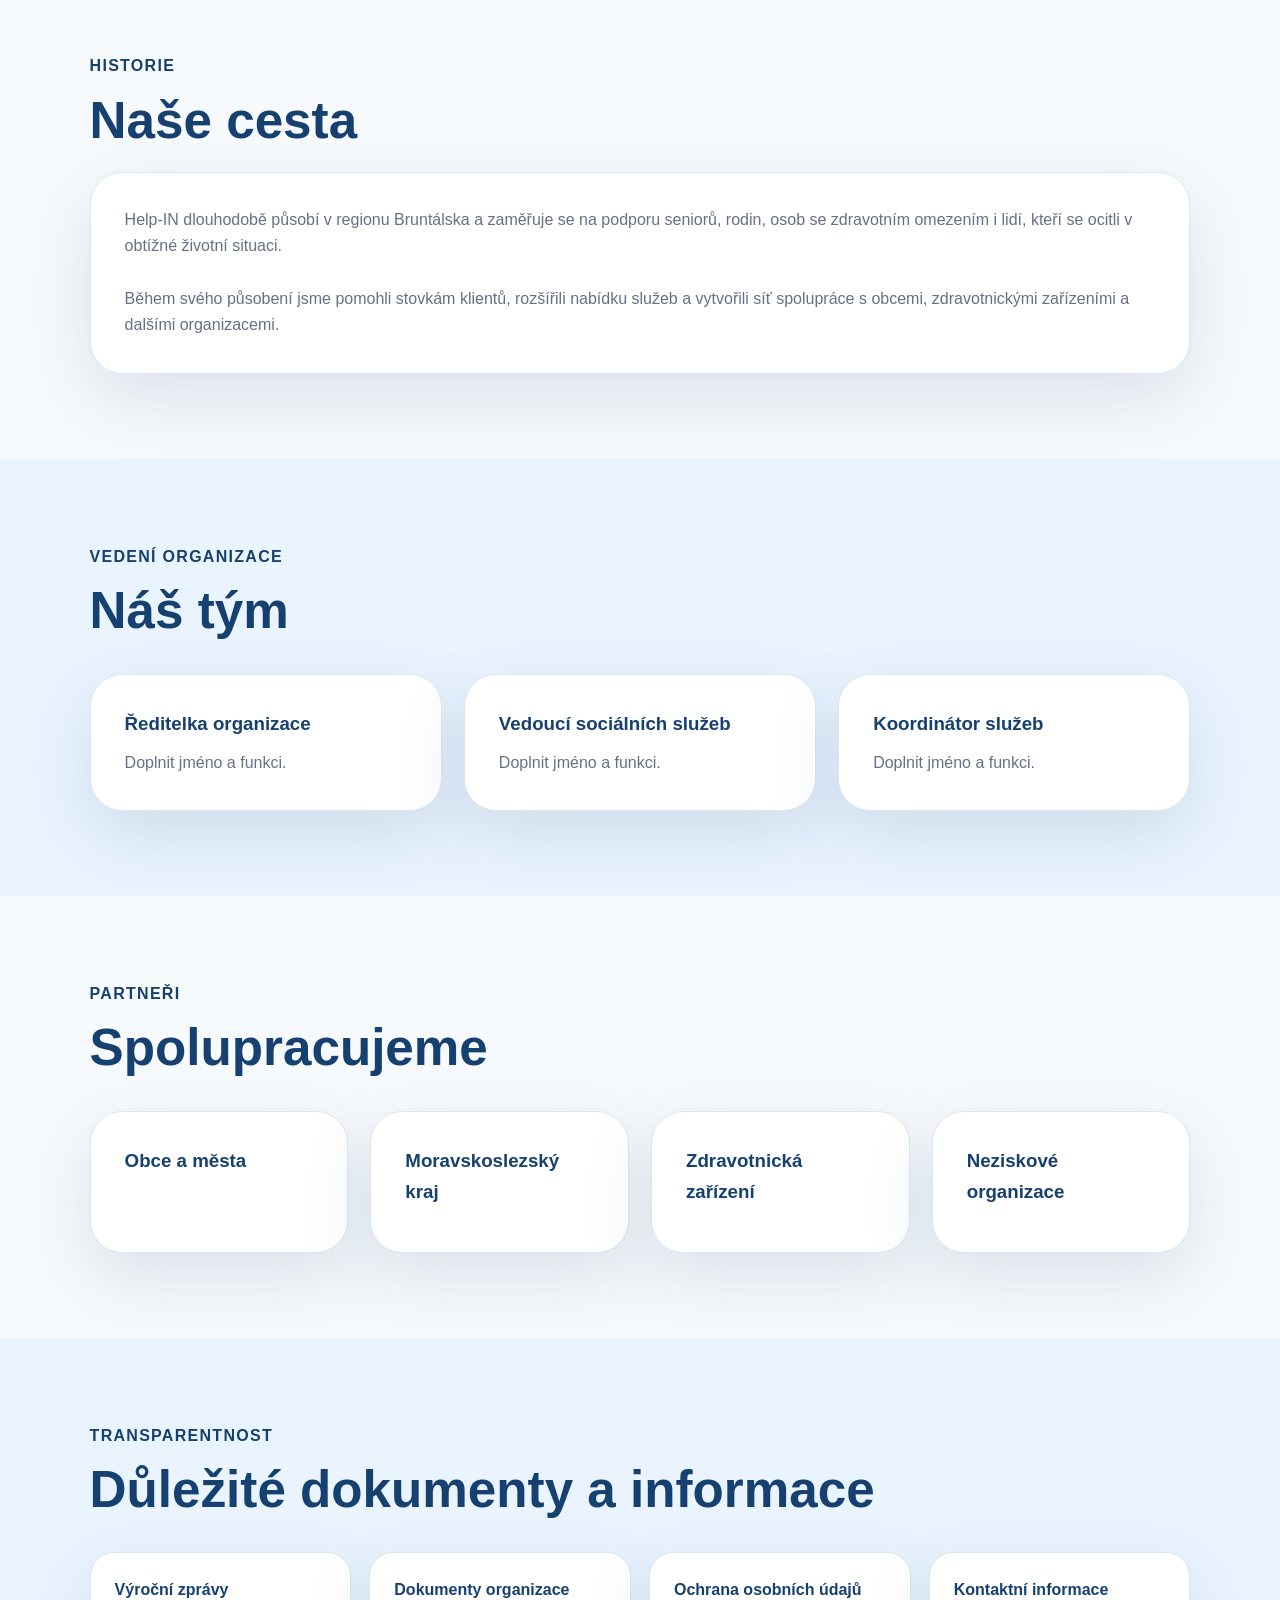
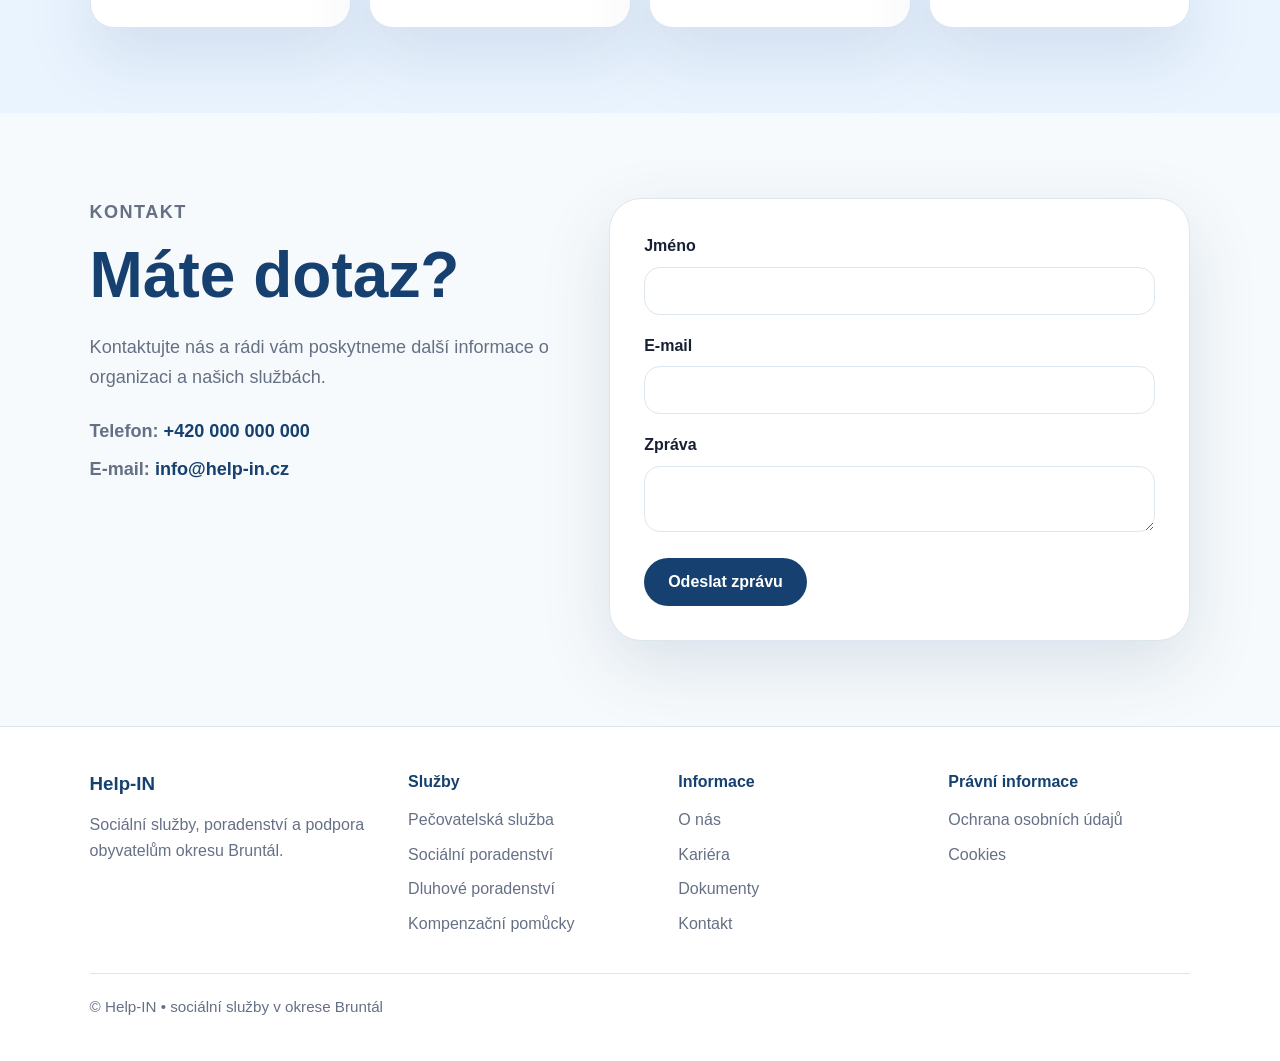
<file: o-nas.html>
<!DOCTYPE html>
<html lang="cs">
<head>
  <meta charset="UTF-8" />
  <meta name="viewport" content="width=device-width, initial-scale=1.0" />
  <meta http-equiv="X-UA-Compatible" content="IE=edge" />
  <meta name="robots" content="index, follow, max-image-preview:large" />
  <meta name="author" content="Help-IN" />
  <meta name="referrer" content="strict-origin-when-cross-origin" />
  <meta http-equiv="Content-Security-Policy" content="default-src 'self'; img-src 'self' data: https:; style-src 'self' 'unsafe-inline'; script-src 'self' 'unsafe-inline'; font-src 'self' data:; connect-src 'self'; object-src 'none'; base-uri 'self'; form-action 'self' mailto:; upgrade-insecure-requests" />

  <title>O nás | Help-IN Bruntál</title>
  <meta name="description" content="Poznejte Help-IN, organizaci poskytující sociální služby a podporu lidem v okrese Bruntál." />
  <link rel="canonical" href="https://takashitadag.github.io/Help--in/o-nas.html" />
  <meta name="theme-color" content="#16406f" />

  <meta property="og:title" content="O nás | Help-IN Bruntál" />
  <meta property="og:description" content="Poznejte Help-IN, organizaci poskytující sociální služby a podporu lidem v okrese Bruntál." />
  <meta property="og:type" content="website" />
  <meta property="og:url" content="https://takashitadag.github.io/Help--in/o-nas.html" />
  <meta property="og:locale" content="cs_CZ" />
  <meta property="og:site_name" content="Help-IN" />

  <meta name="twitter:card" content="summary" />
  <meta name="twitter:title" content="O nás | Help-IN Bruntál" />
  <meta name="twitter:description" content="Poznejte Help-IN, organizaci poskytující sociální služby a podporu lidem v okrese Bruntál." />

  <link rel="icon" href="data:image/svg+xml,%3Csvg xmlns='http://www.w3.org/2000/svg' viewBox='0 0 100 100'%3E%3Crect width='100' height='100' rx='18' fill='%2316406f'/%3E%3Ctext x='50' y='62' text-anchor='middle' font-size='42' font-family='Arial' font-weight='700' fill='white'%3EHI%3C/text%3E%3C/svg%3E" />
  <link rel="manifest" href="site.webmanifest" />
  <link rel="stylesheet" href="style.css" />

  <script type="application/ld+json">
  {
    "@context": "https://schema.org",
    "@type": "NGO",
    "name": "Help-IN",
    "url": "https://takashitadag.github.io/Help--in/",
    "areaServed": "okres Bruntál",
    "description": "Poznejte Help-IN, organizaci poskytující sociální služby a podporu lidem v okrese Bruntál.",
    "email": "info@help-in.cz",
    "telephone": "+420000000000",
    "address": {
      "@type": "PostalAddress",
      "addressLocality": "Bruntál",
      "addressCountry": "CZ"
    }
  }
  </script>
</head>
  
<body>
  <a class="skip-link" href="#obsah">Přejít na hlavní obsah</a>
<div class="accessibility-bar">
  <p>Help-IN • O organizaci</p>

  <div class="top-contact" aria-label="Rychlý kontakt">
    <a href="tel:+420000000000">📞 +420 000 000 000</a>
    <a href="mailto:info@help-in.cz">✉️ info@help-in.cz</a>
  </div>

  <div class="accessibility-actions" aria-label="Nastavení přístupnosti">
    <button type="button" onclick="decreaseFont()">A−</button>
    <button type="button" onclick="increaseFont()">A+</button>
    <button type="button" onclick="toggleSeniorMode()">Senior režim</button>
    <button type="button" onclick="toggleContrast()">Vysoký kontrast</button>
  </div>
</div>

<noscript class="noscript-warning">Pro plnou funkčnost webu povolte JavaScript. Základní obsah a kontakty jsou dostupné i bez něj.</noscript>

<header class="header">
  <nav class="nav" aria-label="Hlavní navigace">
    <a href="index.html" class="logo" aria-label="Help-IN domů">
      <span>Help</span>-IN
    </a>

    <button class="mobile-toggle" type="button" onclick="toggleMenu()" aria-controls="menu" aria-expanded="false" aria-label="Otevřít menu">☰</button>

    <div class="menu" id="menu">
      <a href="index.html">Domů</a>
      <a href="index.html#sluzby">Služby</a>
      <a href="o-nas.html" aria-current="page">O nás</a>
      <a href="dokumenty.html">Dokumenty</a>
      <a href="kariera.html">Kariéra</a>
      <a href="kontakt.html" class="menu-cta">Kontakt</a>
    </div>
  </nav>
</header>
  
<main id="obsah">
<section class="page-hero blue">
  <p class="eyebrow">O organizaci</p>
  <h1>
    Pomáháme lidem žít důstojně,
    bezpečně a s podporou.
  </h1>
  <p>
    Help-IN je organizace poskytující sociální služby,
    poradenství a podporu obyvatelům okresu Bruntál.
    Naším cílem je pomáhat lidem zvládat náročné životní situace
    a umožnit jim co nejdéle zůstat ve svém přirozeném prostředí.
  </p>
</section>
<section class="section">
  <p class="eyebrow">Naše poslání</p>
  <h2>Podpora člověka v jeho přirozeném prostředí</h2>
  <div class="grid-2">
    <div class="card">
      <h3>Poslání</h3>
      <p>
        Poskytovat kvalitní a dostupné sociální služby,
        které pomáhají lidem zvládat každodenní život,
        zachovat si důstojnost a podporovat jejich samostatnost.
      </p>
    </div>
    <div class="card">
      <h3>Vize</h3>
      <p>
        Být důvěryhodným partnerem pro klienty,
        jejich rodiny i veřejnost a dlouhodobě rozvíjet
        služby odpovídající potřebám regionu.
      </p>
    </div>
  </div>
</section>
<section class="section soft">
  <p class="eyebrow">Naše hodnoty</p>
  <h2>Na čem stavíme naši práci</h2>
  <div class="grid-4">
    <div class="card">
      <h3>Respekt</h3>
      <p>
        Každý člověk si zaslouží úctu,
        bez ohledu na svůj věk nebo situaci.
      </p>
    </div>
    <div class="card">
      <h3>Důstojnost</h3>
      <p>
        Podporujeme klienty tak,
        aby si zachovali co největší samostatnost.
      </p>
    </div>
    <div class="card">
      <h3>Profesionalita</h3>
      <p>
        Naše služby poskytují kvalifikovaní pracovníci.
      </p>
    </div>
    <div class="card">
      <h3>Lidský přístup</h3>
      <p>
        Každá situace je jedinečná
        a zaslouží si individuální řešení.
      </p>
    </div>
  </div>
</section>
<section class="section">
  <p class="eyebrow">Historie</p>
  <h2>Naše cesta</h2>
  <div class="card">
    <p>
      Help-IN dlouhodobě působí v regionu Bruntálska
      a zaměřuje se na podporu seniorů, rodin,
      osob se zdravotním omezením i lidí,
      kteří se ocitli v obtížné životní situaci.
    </p>
    <br>
    <p>
      Během svého působení jsme pomohli stovkám klientů,
      rozšířili nabídku služeb a vytvořili síť spolupráce
      s obcemi, zdravotnickými zařízeními
      a dalšími organizacemi.
    </p>
  </div>
</section>
<section class="section soft">
  <p class="eyebrow">Vedení organizace</p>
  <h2>Náš tým</h2>
  <div class="grid-3">
    <div class="card">
      <h3>Ředitelka organizace</h3>
      <p>Doplnit jméno a funkci.</p>
    </div>
    <div class="card">
      <h3>Vedoucí sociálních služeb</h3>
      <p>Doplnit jméno a funkci.</p>
    </div>
    <div class="card">
      <h3>Koordinátor služeb</h3>
      <p>Doplnit jméno a funkci.</p>
    </div>
  </div>
</section>
<section class="section">
  <p class="eyebrow">Partneři</p>
  <h2>Spolupracujeme</h2>
  <div class="grid-4">
    <div class="card">
      <h3>Obce a města</h3>
    </div>
    <div class="card">
      <h3>Moravskoslezský kraj</h3>
    </div>
    <div class="card">
      <h3>Zdravotnická zařízení</h3>
    </div>
    <div class="card">
      <h3>Neziskové organizace</h3>
    </div>
  </div>
</section>
<section class="section soft">
  <p class="eyebrow">Transparentnost</p>
  <h2>Důležité dokumenty a informace</h2>
  <div class="documents">
    <a href="dokumenty.html">
      Výroční zprávy
    </a>
    <a href="dokumenty.html">
      Dokumenty organizace
    </a>
    <a href="gdpr.html">
      Ochrana osobních údajů
    </a>
    <a href="kontakt.html">
      Kontaktní informace
    </a>
  </div>
</section>
<section class="contact-section">
  <div>
    <p class="eyebrow">Kontakt</p>
    <h2>Máte dotaz?</h2>
    <p>
      Kontaktujte nás a rádi vám poskytneme
      další informace o organizaci a našich službách.
    </p>
    <div class="contact-info">
      <p><strong>Telefon:</strong> <a href="tel:+420000000000">+420 000 000 000</a></p>
      <p><strong>E-mail:</strong> <a href="mailto:info@help-in.cz">info@help-in.cz</a></p>
    </div>
  </div>
  <form class="contact-form">
    <label>
      Jméno
      <input type="text">
    </label>
    <label>
      E-mail
      <input type="email">
    </label>
    <label>
      Zpráva
      <textarea></textarea>
    </label>
    <button type="submit" class="btn primary">
      Odeslat zprávu
    </button>
  </form>
</section>
</main>
<footer class="footer">
    <div class="footer-grid">
      <div>
        <h3>Help-IN</h3>
        <p>Sociální služby, poradenství a podpora obyvatelům okresu Bruntál.</p>
      </div>

      <div>
        <h4>Služby</h4>
        <a href="pecovatelska-sluzba.html">Pečovatelská služba</a>
        <a href="socialni-poradenstvi.html">Sociální poradenství</a>
        <a href="dluhove-poradenstvi.html">Dluhové poradenství</a>
        <a href="kompenzacni-pomucky.html">Kompenzační pomůcky</a>
      </div>

      <div>
        <h4>Informace</h4>
        <a href="o-nas.html">O nás</a>
        <a href="kariera.html">Kariéra</a>
        <a href="dokumenty.html">Dokumenty</a>
        <a href="kontakt.html">Kontakt</a>
      </div>

      <div>
        <h4>Právní informace</h4>
        <a href="gdpr.html">Ochrana osobních údajů</a>
        <a href="cookies.html">Cookies</a>
      </div>
    </div>

    <div class="footer-bottom">
      <p>© Help-IN • sociální služby v okrese Bruntál</p>
    </div>
  </footer>

<a href="tel:+420000000000" class="sticky-call">📞 Zavolat Help-IN</a>

  <script src="script.js"></script>
</body>
</html>
</file>
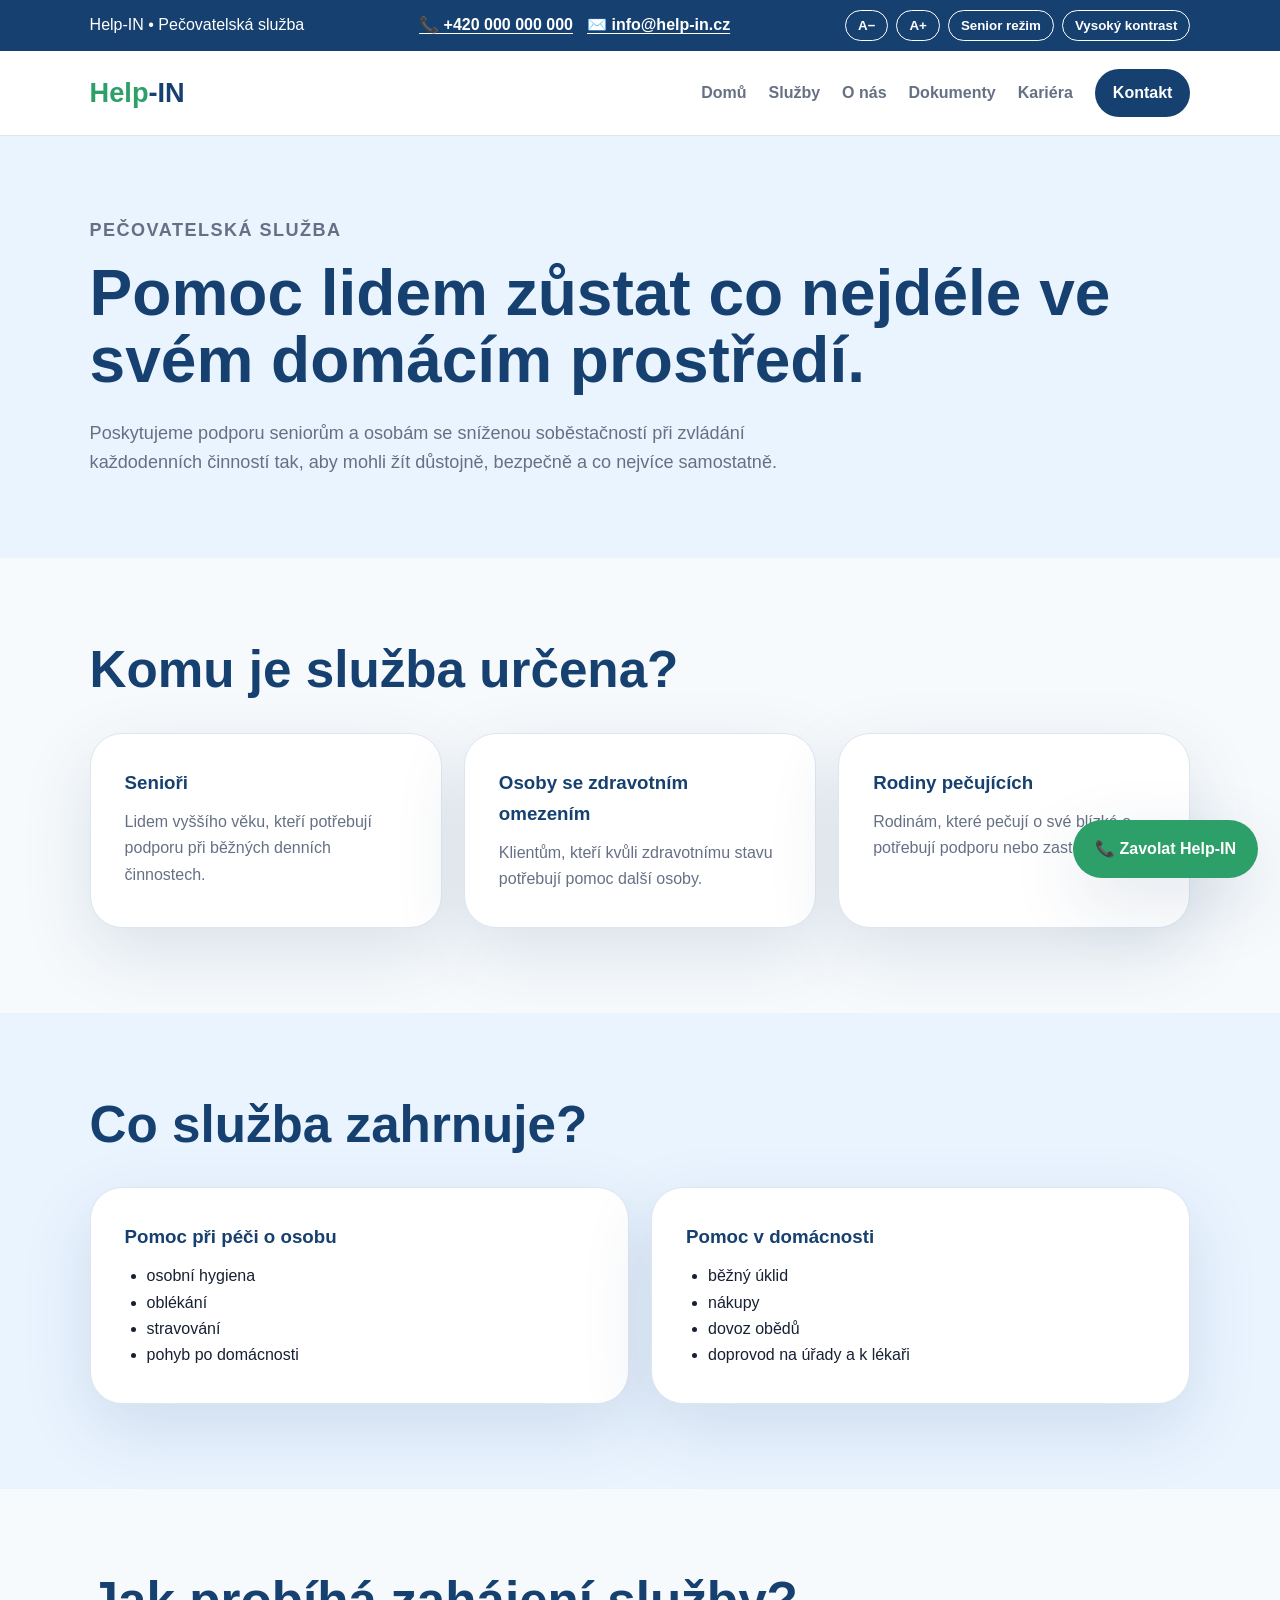
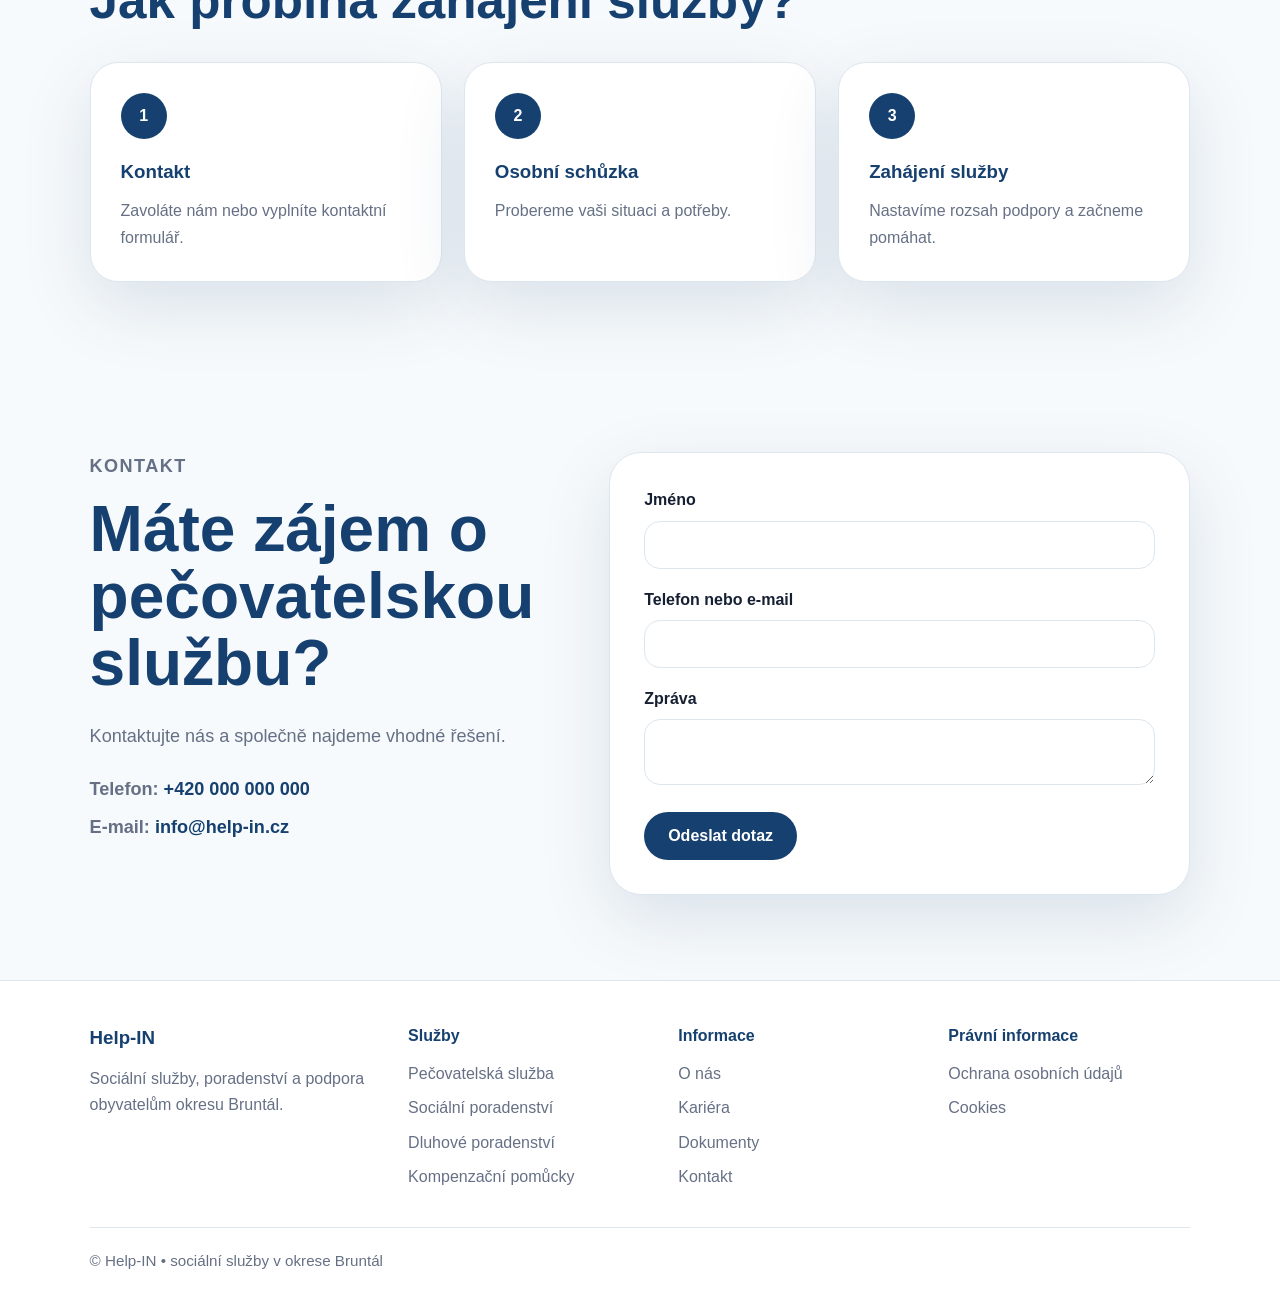
<file: pecovatelska-sluzba.html>
<!DOCTYPE html>
<html lang="cs">
<head>
  <meta charset="UTF-8" />
  <meta name="viewport" content="width=device-width, initial-scale=1.0" />
  <meta http-equiv="X-UA-Compatible" content="IE=edge" />
  <meta name="robots" content="index, follow, max-image-preview:large" />
  <meta name="author" content="Help-IN" />
  <meta name="referrer" content="strict-origin-when-cross-origin" />
  <meta http-equiv="Content-Security-Policy" content="default-src 'self'; img-src 'self' data: https:; style-src 'self' 'unsafe-inline'; script-src 'self' 'unsafe-inline'; font-src 'self' data:; connect-src 'self'; object-src 'none'; base-uri 'self'; form-action 'self' mailto:; upgrade-insecure-requests" />

  <title>Pečovatelská služba Bruntál | Help-IN</title>
  <meta name="description" content="Pečovatelská služba Help-IN podporuje seniory a osoby se sníženou soběstačností v domácím prostředí v okrese Bruntál." />
  <link rel="canonical" href="https://takashitadag.github.io/Help--in/pecovatelska-sluzba.html" />
  <meta name="theme-color" content="#16406f" />

  <meta property="og:title" content="Pečovatelská služba Bruntál | Help-IN" />
  <meta property="og:description" content="Pečovatelská služba Help-IN podporuje seniory a osoby se sníženou soběstačností v domácím prostředí v okrese Bruntál." />
  <meta property="og:type" content="website" />
  <meta property="og:url" content="https://takashitadag.github.io/Help--in/pecovatelska-sluzba.html" />
  <meta property="og:locale" content="cs_CZ" />
  <meta property="og:site_name" content="Help-IN" />

  <meta name="twitter:card" content="summary" />
  <meta name="twitter:title" content="Pečovatelská služba Bruntál | Help-IN" />
  <meta name="twitter:description" content="Pečovatelská služba Help-IN podporuje seniory a osoby se sníženou soběstačností v domácím prostředí v okrese Bruntál." />

  <link rel="icon" href="data:image/svg+xml,%3Csvg xmlns='http://www.w3.org/2000/svg' viewBox='0 0 100 100'%3E%3Crect width='100' height='100' rx='18' fill='%2316406f'/%3E%3Ctext x='50' y='62' text-anchor='middle' font-size='42' font-family='Arial' font-weight='700' fill='white'%3EHI%3C/text%3E%3C/svg%3E" />
  <link rel="manifest" href="site.webmanifest" />
  <link rel="stylesheet" href="style.css" />

  <script type="application/ld+json">
  {
    "@context": "https://schema.org",
    "@type": "NGO",
    "name": "Help-IN",
    "url": "https://takashitadag.github.io/Help--in/",
    "areaServed": "okres Bruntál",
    "description": "Pečovatelská služba Help-IN podporuje seniory a osoby se sníženou soběstačností v domácím prostředí v okrese Bruntál.",
    "email": "info@help-in.cz",
    "telephone": "+420000000000",
    "address": {
      "@type": "PostalAddress",
      "addressLocality": "Bruntál",
      "addressCountry": "CZ"
    }
  }
  </script>
</head>

<body>
  <a class="skip-link" href="#obsah">Přejít na hlavní obsah</a>
<div class="accessibility-bar">
  <p>Help-IN • Pečovatelská služba</p>

  <div class="top-contact" aria-label="Rychlý kontakt">
    <a href="tel:+420000000000">📞 +420 000 000 000</a>
    <a href="mailto:info@help-in.cz">✉️ info@help-in.cz</a>
  </div>

  <div class="accessibility-actions" aria-label="Nastavení přístupnosti">
    <button type="button" onclick="decreaseFont()">A−</button>
    <button type="button" onclick="increaseFont()">A+</button>
    <button type="button" onclick="toggleSeniorMode()">Senior režim</button>
    <button type="button" onclick="toggleContrast()">Vysoký kontrast</button>
  </div>
</div>

<noscript class="noscript-warning">Pro plnou funkčnost webu povolte JavaScript. Základní obsah a kontakty jsou dostupné i bez něj.</noscript>

<header class="header">
  <nav class="nav" aria-label="Hlavní navigace">
    <a href="index.html" class="logo" aria-label="Help-IN domů">
      <span>Help</span>-IN
    </a>

    <button class="mobile-toggle" type="button" onclick="toggleMenu()" aria-controls="menu" aria-expanded="false" aria-label="Otevřít menu">☰</button>

    <div class="menu" id="menu">
      <a href="index.html">Domů</a>
      <a href="index.html#sluzby">Služby</a>
      <a href="o-nas.html">O nás</a>
      <a href="dokumenty.html">Dokumenty</a>
      <a href="kariera.html">Kariéra</a>
      <a href="kontakt.html" class="menu-cta">Kontakt</a>
    </div>
  </nav>
</header>

<main id="obsah">

<section class="page-hero blue">
  <p class="eyebrow">Pečovatelská služba</p>

  <h1>
    Pomoc lidem zůstat co nejdéle
    ve svém domácím prostředí.
  </h1>

  <p>
    Poskytujeme podporu seniorům a osobám se sníženou soběstačností
    při zvládání každodenních činností tak, aby mohli žít důstojně,
    bezpečně a co nejvíce samostatně.
  </p>
</section>

<section class="section">
  <h2>Komu je služba určena?</h2>

  <div class="grid-3">

    <div class="card">
      <h3>Senioři</h3>

      <p>
        Lidem vyššího věku, kteří potřebují podporu
        při běžných denních činnostech.
      </p>
    </div>

    <div class="card">
      <h3>Osoby se zdravotním omezením</h3>

      <p>
        Klientům, kteří kvůli zdravotnímu stavu
        potřebují pomoc další osoby.
      </p>
    </div>

    <div class="card">
      <h3>Rodiny pečujících</h3>

      <p>
        Rodinám, které pečují o své blízké
        a potřebují podporu nebo zastoupení.
      </p>
    </div>

  </div>
</section>

<section class="section soft">
  <h2>Co služba zahrnuje?</h2>

  <div class="grid-2">

    <div class="card">
      <h3>Pomoc při péči o osobu</h3>

      <ul>
        <li>osobní hygiena</li>
        <li>oblékání</li>
        <li>stravování</li>
        <li>pohyb po domácnosti</li>
      </ul>
    </div>

    <div class="card">
      <h3>Pomoc v domácnosti</h3>

      <ul>
        <li>běžný úklid</li>
        <li>nákupy</li>
        <li>dovoz obědů</li>
        <li>doprovod na úřady a k lékaři</li>
      </ul>
    </div>

  </div>
</section>

<section class="section">
  <h2>Jak probíhá zahájení služby?</h2>

  <div class="steps">

    <div class="step">
      <span>1</span>

      <h3>Kontakt</h3>

      <p>
        Zavoláte nám nebo vyplníte kontaktní formulář.
      </p>
    </div>

    <div class="step">
      <span>2</span>

      <h3>Osobní schůzka</h3>

      <p>
        Probereme vaši situaci a potřeby.
      </p>
    </div>

    <div class="step">
      <span>3</span>

      <h3>Zahájení služby</h3>

      <p>
        Nastavíme rozsah podpory a začneme pomáhat.
      </p>
    </div>

  </div>
</section>

<section class="contact-section">

  <div>
    <p class="eyebrow">Kontakt</p>

    <h2>
      Máte zájem o pečovatelskou službu?
    </h2>

    <p>
      Kontaktujte nás a společně najdeme vhodné řešení.
    </p>

    <div class="contact-info">
      <p><strong>Telefon:</strong> <a href="tel:+420000000000">+420 000 000 000</a></p>
      <p><strong>E-mail:</strong> <a href="mailto:info@help-in.cz">info@help-in.cz</a></p>
    </div>
  </div>

  <form class="contact-form">

    <label>
      Jméno
      <input type="text">
    </label>

    <label>
      Telefon nebo e-mail
      <input type="text">
    </label>

    <label>
      Zpráva
      <textarea></textarea>
    </label>

    <button type="submit" class="btn primary">
      Odeslat dotaz
    </button>

  </form>

</section>

</main>

<footer class="footer">
    <div class="footer-grid">
      <div>
        <h3>Help-IN</h3>
        <p>Sociální služby, poradenství a podpora obyvatelům okresu Bruntál.</p>
      </div>

      <div>
        <h4>Služby</h4>
        <a href="pecovatelska-sluzba.html">Pečovatelská služba</a>
        <a href="socialni-poradenstvi.html">Sociální poradenství</a>
        <a href="dluhove-poradenstvi.html">Dluhové poradenství</a>
        <a href="kompenzacni-pomucky.html">Kompenzační pomůcky</a>
      </div>

      <div>
        <h4>Informace</h4>
        <a href="o-nas.html">O nás</a>
        <a href="kariera.html">Kariéra</a>
        <a href="dokumenty.html">Dokumenty</a>
        <a href="kontakt.html">Kontakt</a>
      </div>

      <div>
        <h4>Právní informace</h4>
        <a href="gdpr.html">Ochrana osobních údajů</a>
        <a href="cookies.html">Cookies</a>
      </div>
    </div>

    <div class="footer-bottom">
      <p>© Help-IN • sociální služby v okrese Bruntál</p>
    </div>
  </footer>


<a href="tel:+420000000000" class="sticky-call">📞 Zavolat Help-IN</a>

  <script src="script.js"></script>

</body>
</html>
</file>
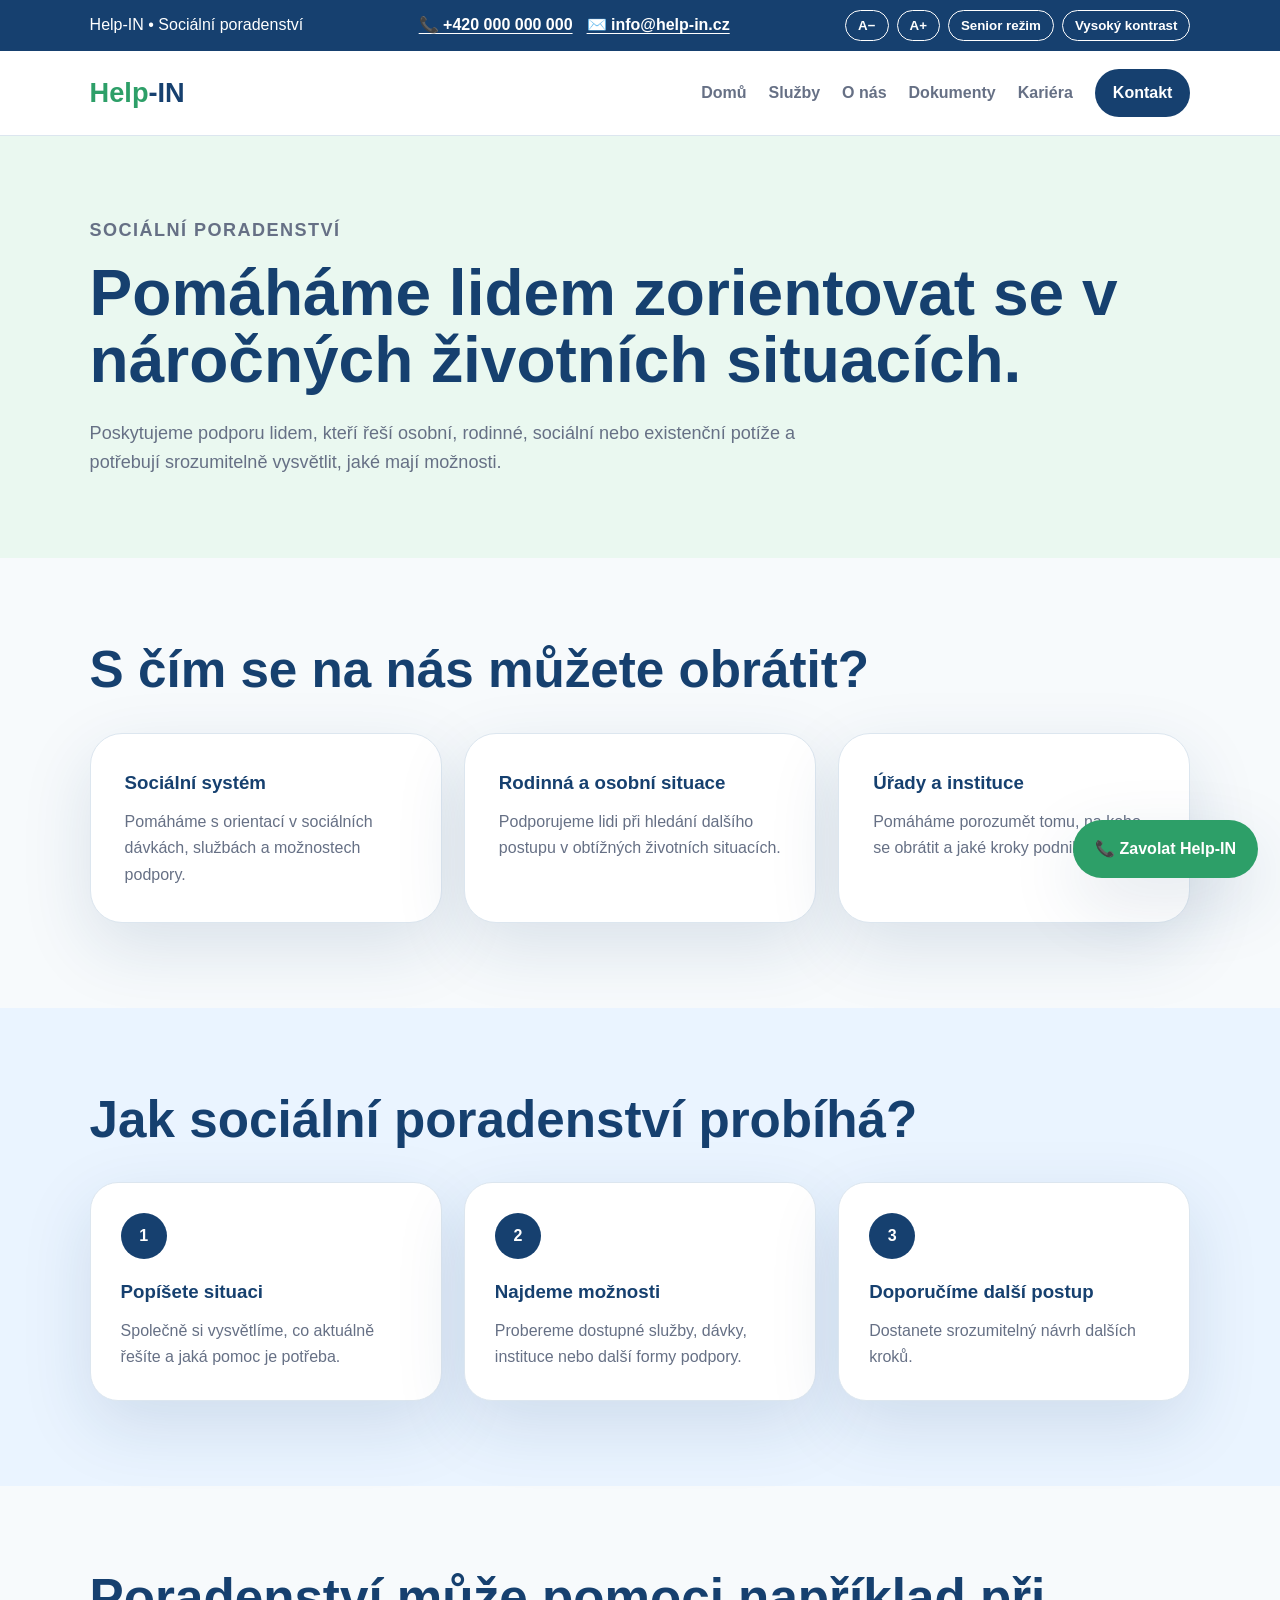
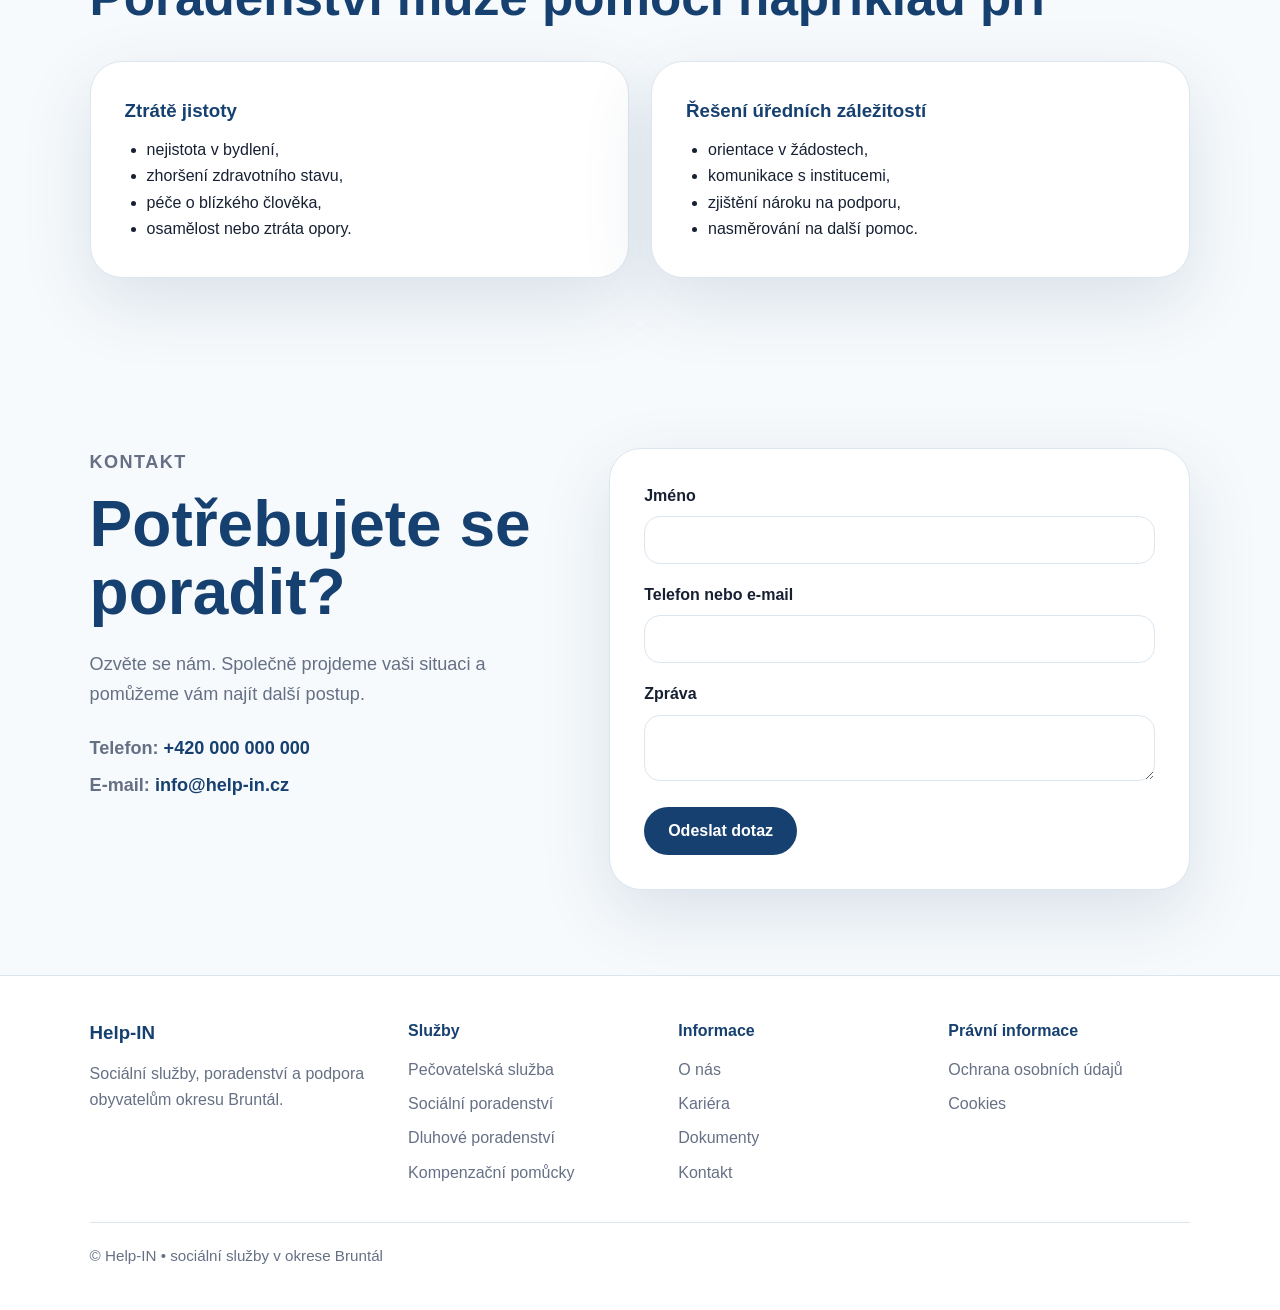
<file: socialni-poradenstvi.html>
<!DOCTYPE html>
<html lang="cs">
<head>
  <meta charset="UTF-8" />
  <meta name="viewport" content="width=device-width, initial-scale=1.0" />
  <meta http-equiv="X-UA-Compatible" content="IE=edge" />
  <meta name="robots" content="index, follow, max-image-preview:large" />
  <meta name="author" content="Help-IN" />
  <meta name="referrer" content="strict-origin-when-cross-origin" />
  <meta http-equiv="Content-Security-Policy" content="default-src 'self'; img-src 'self' data: https:; style-src 'self' 'unsafe-inline'; script-src 'self' 'unsafe-inline'; font-src 'self' data:; connect-src 'self'; object-src 'none'; base-uri 'self'; form-action 'self' mailto:; upgrade-insecure-requests" />

  <title>Sociální poradenství Bruntál | Help-IN</title>
  <meta name="description" content="Sociální poradenství Help-IN pomáhá lidem v náročných životních situacích zorientovat se v podpoře, dávkách a dalších možnostech pomoci." />
  <link rel="canonical" href="https://takashitadag.github.io/Help--in/socialni-poradenstvi.html" />
  <meta name="theme-color" content="#16406f" />

  <meta property="og:title" content="Sociální poradenství Bruntál | Help-IN" />
  <meta property="og:description" content="Sociální poradenství Help-IN pomáhá lidem v náročných životních situacích zorientovat se v podpoře, dávkách a dalších možnostech pomoci." />
  <meta property="og:type" content="website" />
  <meta property="og:url" content="https://takashitadag.github.io/Help--in/socialni-poradenstvi.html" />
  <meta property="og:locale" content="cs_CZ" />
  <meta property="og:site_name" content="Help-IN" />

  <meta name="twitter:card" content="summary" />
  <meta name="twitter:title" content="Sociální poradenství Bruntál | Help-IN" />
  <meta name="twitter:description" content="Sociální poradenství Help-IN pomáhá lidem v náročných životních situacích zorientovat se v podpoře, dávkách a dalších možnostech pomoci." />

  <link rel="icon" href="data:image/svg+xml,%3Csvg xmlns='http://www.w3.org/2000/svg' viewBox='0 0 100 100'%3E%3Crect width='100' height='100' rx='18' fill='%2316406f'/%3E%3Ctext x='50' y='62' text-anchor='middle' font-size='42' font-family='Arial' font-weight='700' fill='white'%3EHI%3C/text%3E%3C/svg%3E" />
  <link rel="manifest" href="site.webmanifest" />
  <link rel="stylesheet" href="style.css" />

  <script type="application/ld+json">
  {
    "@context": "https://schema.org",
    "@type": "NGO",
    "name": "Help-IN",
    "url": "https://takashitadag.github.io/Help--in/",
    "areaServed": "okres Bruntál",
    "description": "Sociální poradenství Help-IN pomáhá lidem v náročných životních situacích zorientovat se v podpoře, dávkách a dalších možnostech pomoci.",
    "email": "info@help-in.cz",
    "telephone": "+420000000000",
    "address": {
      "@type": "PostalAddress",
      "addressLocality": "Bruntál",
      "addressCountry": "CZ"
    }
  }
  </script>
</head>

<body>
  <a class="skip-link" href="#obsah">Přejít na hlavní obsah</a>
<div class="accessibility-bar">
  <p>Help-IN • Sociální poradenství</p>

  <div class="top-contact" aria-label="Rychlý kontakt">
    <a href="tel:+420000000000">📞 +420 000 000 000</a>
    <a href="mailto:info@help-in.cz">✉️ info@help-in.cz</a>
  </div>

  <div class="accessibility-actions" aria-label="Nastavení přístupnosti">
    <button type="button" onclick="decreaseFont()">A−</button>
    <button type="button" onclick="increaseFont()">A+</button>
    <button type="button" onclick="toggleSeniorMode()">Senior režim</button>
    <button type="button" onclick="toggleContrast()">Vysoký kontrast</button>
  </div>
</div>

<noscript class="noscript-warning">Pro plnou funkčnost webu povolte JavaScript. Základní obsah a kontakty jsou dostupné i bez něj.</noscript>

<header class="header">
  <nav class="nav" aria-label="Hlavní navigace">
    <a href="index.html" class="logo" aria-label="Help-IN domů">
      <span>Help</span>-IN
    </a>

    <button class="mobile-toggle" type="button" onclick="toggleMenu()" aria-controls="menu" aria-expanded="false" aria-label="Otevřít menu">☰</button>

    <div class="menu" id="menu">
      <a href="index.html">Domů</a>
      <a href="index.html#sluzby">Služby</a>
      <a href="o-nas.html">O nás</a>
      <a href="dokumenty.html">Dokumenty</a>
      <a href="kariera.html">Kariéra</a>
      <a href="kontakt.html" class="menu-cta">Kontakt</a>
    </div>
  </nav>
</header>

<main id="obsah">

<section class="page-hero green">
  <p class="eyebrow">Sociální poradenství</p>

  <h1>
    Pomáháme lidem zorientovat se v náročných životních situacích.
  </h1>

  <p>
    Poskytujeme podporu lidem, kteří řeší osobní, rodinné, sociální
    nebo existenční potíže a potřebují srozumitelně vysvětlit, jaké mají možnosti.
  </p>
</section>

<section class="section">
  <h2>S čím se na nás můžete obrátit?</h2>

  <div class="grid-3">

    <div class="card">
      <h3>Sociální systém</h3>
      <p>
        Pomáháme s orientací v sociálních dávkách, službách
        a možnostech podpory.
      </p>
    </div>

    <div class="card">
      <h3>Rodinná a osobní situace</h3>
      <p>
        Podporujeme lidi při hledání dalšího postupu
        v obtížných životních situacích.
      </p>
    </div>

    <div class="card">
      <h3>Úřady a instituce</h3>
      <p>
        Pomáháme porozumět tomu, na koho se obrátit
        a jaké kroky podniknout.
      </p>
    </div>

  </div>
</section>

<section class="section soft">
  <h2>Jak sociální poradenství probíhá?</h2>

  <div class="steps">

    <div class="step">
      <span>1</span>
      <h3>Popíšete situaci</h3>
      <p>
        Společně si vysvětlíme, co aktuálně řešíte
        a jaká pomoc je potřeba.
      </p>
    </div>

    <div class="step">
      <span>2</span>
      <h3>Najdeme možnosti</h3>
      <p>
        Probereme dostupné služby, dávky, instituce
        nebo další formy podpory.
      </p>
    </div>

    <div class="step">
      <span>3</span>
      <h3>Doporučíme další postup</h3>
      <p>
        Dostanete srozumitelný návrh dalších kroků.
      </p>
    </div>

  </div>
</section>

<section class="section">
  <h2>Poradenství může pomoci například při</h2>

  <div class="grid-2">

    <div class="card">
      <h3>Ztrátě jistoty</h3>
      <ul>
        <li>nejistota v bydlení,</li>
        <li>zhoršení zdravotního stavu,</li>
        <li>péče o blízkého člověka,</li>
        <li>osamělost nebo ztráta opory.</li>
      </ul>
    </div>

    <div class="card">
      <h3>Řešení úředních záležitostí</h3>
      <ul>
        <li>orientace v žádostech,</li>
        <li>komunikace s institucemi,</li>
        <li>zjištění nároku na podporu,</li>
        <li>nasměrování na další pomoc.</li>
      </ul>
    </div>

  </div>
</section>

<section class="contact-section">

  <div>
    <p class="eyebrow">Kontakt</p>

    <h2>Potřebujete se poradit?</h2>

    <p>
      Ozvěte se nám. Společně projdeme vaši situaci
      a pomůžeme vám najít další postup.
    </p>

    <div class="contact-info">
      <p><strong>Telefon:</strong> <a href="tel:+420000000000">+420 000 000 000</a></p>
      <p><strong>E-mail:</strong> <a href="mailto:info@help-in.cz">info@help-in.cz</a></p>
    </div>
  </div>

  <form class="contact-form">

    <label>
      Jméno
      <input type="text">
    </label>

    <label>
      Telefon nebo e-mail
      <input type="text">
    </label>

    <label>
      Zpráva
      <textarea></textarea>
    </label>

    <button type="submit" class="btn primary">
      Odeslat dotaz
    </button>

  </form>

</section>

</main>

<footer class="footer">
    <div class="footer-grid">
      <div>
        <h3>Help-IN</h3>
        <p>Sociální služby, poradenství a podpora obyvatelům okresu Bruntál.</p>
      </div>

      <div>
        <h4>Služby</h4>
        <a href="pecovatelska-sluzba.html">Pečovatelská služba</a>
        <a href="socialni-poradenstvi.html">Sociální poradenství</a>
        <a href="dluhove-poradenstvi.html">Dluhové poradenství</a>
        <a href="kompenzacni-pomucky.html">Kompenzační pomůcky</a>
      </div>

      <div>
        <h4>Informace</h4>
        <a href="o-nas.html">O nás</a>
        <a href="kariera.html">Kariéra</a>
        <a href="dokumenty.html">Dokumenty</a>
        <a href="kontakt.html">Kontakt</a>
      </div>

      <div>
        <h4>Právní informace</h4>
        <a href="gdpr.html">Ochrana osobních údajů</a>
        <a href="cookies.html">Cookies</a>
      </div>
    </div>

    <div class="footer-bottom">
      <p>© Help-IN • sociální služby v okrese Bruntál</p>
    </div>
  </footer>


<a href="tel:+420000000000" class="sticky-call">📞 Zavolat Help-IN</a>

  <script src="script.js"></script>

</body>
</html>
</file>
<file: style.css>
:root {
  --blue: #16406f;
  --blue-light: #eaf4ff;
  --green: #2d9f68;
  --green-light: #eaf8f0;
  --yellow: #f4c542;
  --yellow-light: #fff8df;
  --red: #d95f5f;
  --red-light: #fff0f0;

  --text: #172033;
  --muted: #667085;
  --bg: #f7fafc;
  --white: #ffffff;
  --border: #dce6ef;
  --shadow: 0 24px 70px rgba(22, 64, 111, 0.13);
  --font-size: 16px;
}

* {
  margin: 0;
  padding: 0;
  box-sizing: border-box;
}

html {
  font-size: var(--font-size);
  scroll-behavior: smooth;
}

body {
  font-family: Arial, sans-serif;
  background: var(--bg);
  color: var(--text);
  line-height: 1.65;
}

body.senior {
  --font-size: 19px;
}

body.contrast {
  --blue: #000;
  --blue-light: #fff;
  --green: #000;
  --green-light: #fff;
  --yellow: #000;
  --yellow-light: #fff;
  --red: #000;
  --red-light: #fff;
  --text: #000;
  --muted: #111;
  --bg: #fff;
  --white: #fff;
  --border: #000;
  --shadow: none;
}

a {
  color: inherit;
  text-decoration: none;
}

button,
input,
textarea {
  font-family: inherit;
}

.accessibility-bar {
  background: var(--blue);
  color: white;
  padding: 10px 7%;
  display: flex;
  justify-content: space-between;
  align-items: center;
  gap: 12px;
  flex-wrap: wrap;
}

.accessibility-actions {
  display: flex;
  gap: 8px;
  flex-wrap: wrap;
}

.accessibility-actions button {
  background: transparent;
  color: white;
  border: 1px solid white;
  padding: 7px 12px;
  border-radius: 999px;
  cursor: pointer;
  font-weight: 700;
}

.header {
  background: rgba(255, 255, 255, 0.94);
  backdrop-filter: blur(14px);
  border-bottom: 1px solid var(--border);
  position: sticky;
  top: 0;
  z-index: 20;
}

.nav {
  padding: 18px 7%;
  display: flex;
  justify-content: space-between;
  align-items: center;
}

.logo {
  font-size: 1.7rem;
  font-weight: 900;
  color: var(--blue);
}

.logo span {
  color: var(--green);
}

.menu {
  display: flex;
  align-items: center;
  gap: 22px;
}

.menu a {
  font-weight: 700;
  color: var(--muted);
}

.menu-cta {
  background: var(--blue);
  color: white !important;
  padding: 11px 18px;
  border-radius: 999px;
}

.mobile-toggle {
  display: none;
  border: none;
  background: var(--blue);
  color: white;
  padding: 10px 14px;
  border-radius: 12px;
  font-size: 1.3rem;
}

.hero {
  padding: 90px 7%;
  display: grid;
  grid-template-columns: 1.2fr 0.8fr;
  gap: 44px;
  align-items: center;
}

.page-hero {
  padding: 80px 7%;
  background: var(--blue-light);
}

.page-hero.blue {
  background: var(--blue-light);
}

.page-hero.green {
  background: var(--green-light);
}

.page-hero.yellow {
  background: var(--yellow-light);
}

.page-hero.red {
  background: var(--red-light);
}

.eyebrow {
  color: var(--blue);
  font-weight: 900;
  text-transform: uppercase;
  letter-spacing: 0.08em;
  margin-bottom: 14px;
}

.hero h1,
.page-hero h1,
.section h2,
.contact-section h2 {
  font-size: clamp(2.3rem, 5vw, 4.6rem);
  line-height: 1.05;
  color: var(--blue);
  margin-bottom: 24px;
}

.hero-text,
.section-lead,
.page-hero p,
.contact-section p {
  color: var(--muted);
  font-size: 1.13rem;
  max-width: 760px;
}

.hero-buttons {
  display: flex;
  gap: 14px;
  flex-wrap: wrap;
  margin-top: 30px;
}

.btn {
  display: inline-block;
  border: none;
  padding: 15px 24px;
  border-radius: 999px;
  font-weight: 900;
  cursor: pointer;
  font-size: 1rem;
}

.primary {
  background: var(--blue);
  color: white;
}

.secondary {
  background: white;
  color: var(--blue);
  border: 1px solid var(--border);
}

.hero-card,
.card {
  background: white;
  padding: 34px;
  border-radius: 32px;
  box-shadow: var(--shadow);
  border: 1px solid var(--border);
}

.hero-card h2,
.card h3 {
  color: var(--blue);
  margin-bottom: 18px;
}

.hero-card ul,
.card ul {
  padding-left: 22px;
}

.stats {
  margin: 0 7% 60px;
  background: white;
  border-radius: 32px;
  border: 1px solid var(--border);
  box-shadow: var(--shadow);
  display: grid;
  grid-template-columns: repeat(4, 1fr);
  overflow: hidden;
}

.stats div {
  padding: 28px;
  text-align: center;
  border-right: 1px solid var(--border);
}

.stats div:last-child {
  border-right: none;
}

.stats strong {
  display: block;
  font-size: 2.4rem;
  color: var(--blue);
}

.stats span {
  color: var(--muted);
}

.section {
  padding: 85px 7%;
}

.section.soft {
  background: var(--blue-light);
}

.section h2 {
  font-size: clamp(2rem, 4vw, 3.3rem);
}

.services,
.grid-4 {
  margin-top: 36px;
  display: grid;
  grid-template-columns: repeat(4, 1fr);
  gap: 22px;
}

.grid-3 {
  margin-top: 36px;
  display: grid;
  grid-template-columns: repeat(3, 1fr);
  gap: 22px;
}

.grid-2 {
  margin-top: 36px;
  display: grid;
  grid-template-columns: repeat(2, 1fr);
  gap: 22px;
}

.service {
  background: white;
  padding: 28px;
  border-radius: 28px;
  box-shadow: var(--shadow);
  border-top: 9px solid;
}

.service-icon {
  font-size: 2rem;
  margin-bottom: 18px;
}

.service h3 {
  margin-bottom: 12px;
  color: var(--text);
}

.service p {
  color: var(--muted);
  margin-bottom: 18px;
}

.service-link {
  font-weight: 900;
}

.service-blue {
  border-color: var(--blue);
}

.service-green {
  border-color: var(--green);
}

.service-yellow {
  border-color: var(--yellow);
}

.service-red {
  border-color: var(--red);
}

.steps {
  margin-top: 35px;
  display: grid;
  grid-template-columns: repeat(3, 1fr);
  gap: 22px;
}

.step {
  background: white;
  padding: 30px;
  border-radius: 28px;
  border: 1px solid var(--border);
  box-shadow: var(--shadow);
}

.step span {
  display: inline-flex;
  width: 46px;
  height: 46px;
  background: var(--blue);
  color: white;
  align-items: center;
  justify-content: center;
  border-radius: 50%;
  font-weight: 900;
  margin-bottom: 18px;
}

.step h3,
.card h3 {
  color: var(--blue);
  margin-bottom: 10px;
}

.step p,
.card p {
  color: var(--muted);
}

.documents {
  margin-top: 35px;
  display: grid;
  grid-template-columns: repeat(4, 1fr);
  gap: 18px;
}

.documents a {
  background: white;
  padding: 24px;
  border-radius: 24px;
  border: 1px solid var(--border);
  box-shadow: var(--shadow);
  font-weight: 900;
  color: var(--blue);
}

.contact-section {
  padding: 85px 7%;
  display: grid;
  grid-template-columns: 0.9fr 1.1fr;
  gap: 44px;
  align-items: start;
}

.contact-info {
  margin-top: 24px;
}

.contact-info p {
  margin-bottom: 8px;
}

.contact-form {
  background: white;
  padding: 34px;
  border-radius: 32px;
  border: 1px solid var(--border);
  box-shadow: var(--shadow);
}

.contact-form label {
  display: block;
  font-weight: 800;
  margin-bottom: 18px;
}

.contact-form input,
.contact-form textarea,
.contact-form select {
  width: 100%;
  margin-top: 7px;
  padding: 14px 16px;
  border: 1px solid var(--border);
  border-radius: 16px;
  font-size: 1rem;
}

.contact-form textarea {
  min-height: 130px;
  resize: vertical;
}

.checkbox {
  display: flex !important;
  gap: 10px;
  align-items: flex-start;
  font-weight: 600 !important;
  color: var(--muted);
}

.checkbox input {
  width: auto;
  margin-top: 5px;
}

.footer {
  padding: 42px 7%;
  color: var(--muted);
  border-top: 1px solid var(--border);
  background: white;
}

.footer-grid {
  display: grid;
  grid-template-columns: 1.2fr repeat(3, 1fr);
  gap: 28px;
}

.footer h3,
.footer h4 {
  color: var(--blue);
  margin-bottom: 12px;
}

.footer a {
  display: block;
  margin-bottom: 8px;
}

.footer-bottom {
  margin-top: 28px;
  padding-top: 20px;
  border-top: 1px solid var(--border);
  font-size: 0.95rem;
}

body.senior .btn,
body.senior .menu-cta,
body.senior input,
body.senior textarea,
body.senior select {
  padding: 18px 28px;
}

@media (max-width: 1100px) {
  .services,
  .grid-4,
  .documents {
    grid-template-columns: repeat(2, 1fr);
  }

  .stats {
    grid-template-columns: repeat(2, 1fr);
  }

  .footer-grid {
    grid-template-columns: repeat(2, 1fr);
  }
}

@media (max-width: 850px) {
  .mobile-toggle {
    display: block;
  }

  .menu {
    display: none;
    position: absolute;
    top: 74px;
    left: 7%;
    right: 7%;
    background: white;
    border: 1px solid var(--border);
    box-shadow: var(--shadow);
    border-radius: 22px;
    padding: 20px;
    flex-direction: column;
    align-items: flex-start;
  }

  .menu.active {
    display: flex;
  }

  .hero,
  .contact-section,
  .grid-2,
  .grid-3 {
    grid-template-columns: 1fr;
  }

  .hero {
    padding-top: 60px;
  }

  .services,
  .steps,
  .grid-4,
  .documents,
  .stats {
    grid-template-columns: 1fr;
  }

  .stats div {
    border-right: none;
    border-bottom: 1px solid var(--border);
  }

  .stats div:last-child {
    border-bottom: none;
  }

  .section,
  .contact-section,
  .page-hero {
    padding: 65px 5%;
  }

  .footer-grid {
    grid-template-columns: 1fr;
  }
}

@media (max-width: 520px) {
  .accessibility-bar {
    align-items: flex-start;
  }

  .hero h1,
  .page-hero h1 {
    font-size: 2.4rem;
  }

  .hero-card,
  .contact-form,
  .card {
    padding: 24px;
  }

  .btn {
    width: 100%;
    text-align: center;
  }
}

/* ===== Marvonix / Martin UX updates ===== */
.top-contact {
  display: flex;
  gap: 14px;
  flex-wrap: wrap;
  font-weight: 900;
}

.top-contact a {
  color: white;
  text-decoration: underline;
  text-underline-offset: 3px;
}

.menu a:hover,
.footer a:hover,
.service-link:hover,
.contact-info a:hover,
.documents a:hover {
  color: var(--blue);
  text-decoration: underline;
  text-underline-offset: 4px;
}

.btn,
.accessibility-actions button,
.mobile-toggle,
.documents a,
.service,
.card,
.step {
  transition: transform 0.2s ease, box-shadow 0.2s ease, border-color 0.2s ease;
}

.btn:hover,
.accessibility-actions button:hover,
.mobile-toggle:hover,
.documents a:hover,
.service:hover,
.card:hover,
.step:hover {
  transform: translateY(-2px);
}

.faq {
  margin-top: 35px;
  display: grid;
  gap: 16px;
}

.faq details {
  background: white;
  border: 1px solid var(--border);
  border-radius: 22px;
  padding: 22px 26px;
  box-shadow: var(--shadow);
}

.faq summary {
  cursor: pointer;
  font-weight: 900;
  color: var(--blue);
  font-size: 1.08rem;
}

.faq p {
  margin-top: 14px;
  color: var(--muted);
}

.contact-info a {
  color: var(--blue);
  font-weight: 900;
}

.contact-box {
  background: white;
  border: 1px solid var(--border);
  border-radius: 24px;
  padding: 24px;
  box-shadow: var(--shadow);
}

.sticky-call {
  position: fixed;
  right: 22px;
  bottom: 22px;
  z-index: 50;
  background: var(--green);
  color: white;
  padding: 16px 22px;
  border-radius: 999px;
  font-weight: 900;
  box-shadow: var(--shadow);
}

body.contrast .sticky-call {
  background: #000;
  border: 2px solid #000;
}

body.contrast .top-contact a,
body.contrast .accessibility-bar,
body.contrast .header,
body.contrast .menu-cta,
body.contrast .primary {
  background: #000;
  color: #fff !important;
}

body.contrast .secondary,
body.contrast .card,
body.contrast .service,
body.contrast .step,
body.contrast .faq details,
body.contrast .contact-form,
body.contrast .hero-card,
body.contrast .stats,
body.contrast .documents a,
body.contrast .contact-box {
  border: 2px solid #000;
}

@media (max-width: 850px) {
  .top-contact {
    width: 100%;
  }

  .menu {
    top: 92px;
  }

  .sticky-call {
    left: 16px;
    right: 16px;
    text-align: center;
  }
}


/* ================================
   MODERN UPDATE: přístupnost, animace, bezpečnější UI
   ================================ */
:root {
  --radius-sm: 14px;
  --radius-md: 22px;
  --radius-lg: 34px;
  --ring: 0 0 0 4px rgba(45, 159, 104, 0.25);
  --gradient-hero: radial-gradient(circle at 10% 20%, rgba(45, 159, 104, 0.18), transparent 30%), radial-gradient(circle at 90% 10%, rgba(22, 64, 111, 0.16), transparent 34%), linear-gradient(135deg, #f7fbff 0%, #eef7ff 52%, #f7fafc 100%);
}

.skip-link {
  position: fixed;
  left: 18px;
  top: 12px;
  z-index: 999;
  transform: translateY(-150%);
  background: #000;
  color: #fff;
  padding: 12px 16px;
  border-radius: 999px;
  font-weight: 900;
}

.skip-link:focus {
  transform: translateY(0);
}

.noscript-warning {
  display: block;
  background: #fff8df;
  color: #172033;
  padding: 14px 7%;
  border-bottom: 1px solid var(--border);
  font-weight: 800;
}

.hero {
  position: relative;
  overflow: hidden;
  background: var(--gradient-hero);
}

.hero::before {
  content: "";
  position: absolute;
  inset: 40px 7% auto auto;
  width: 190px;
  height: 190px;
  border-radius: 999px;
  background: rgba(45, 159, 104, 0.12);
  filter: blur(4px);
  pointer-events: none;
  animation: floatBubble 9s ease-in-out infinite;
}

.hero-content,
.hero-card {
  position: relative;
  z-index: 1;
}

.hero-card,
.card,
.service,
.step,
.faq details,
.stats {
  transition: transform 0.25s ease, box-shadow 0.25s ease, border-color 0.25s ease;
}

.service:hover,
.card:hover,
.step:hover,
.faq details:hover,
.hero-card:hover {
  transform: translateY(-6px);
  box-shadow: 0 28px 90px rgba(22, 64, 111, 0.16);
}

.btn,
.menu-cta,
.sticky-call,
.accessibility-actions button,
.mobile-toggle {
  transition: transform 0.22s ease, box-shadow 0.22s ease, background 0.22s ease, color 0.22s ease;
}

.btn:hover,
.menu-cta:hover,
.sticky-call:hover,
.accessibility-actions button:hover,
.mobile-toggle:hover {
  transform: translateY(-2px);
}

.primary:hover,
.menu-cta:hover,
.sticky-call:hover {
  box-shadow: 0 16px 38px rgba(22, 64, 111, 0.24);
}

a:focus-visible,
button:focus-visible,
summary:focus-visible,
input:focus-visible,
textarea:focus-visible,
select:focus-visible {
  outline: none;
  box-shadow: var(--ring);
}

.menu a[aria-current="page"] {
  color: var(--blue);
  text-decoration: underline;
  text-underline-offset: 7px;
}

.reveal {
  opacity: 0;
  transform: translateY(26px);
}

.reveal.is-visible {
  opacity: 1;
  transform: translateY(0);
  transition: opacity 0.65s ease, transform 0.65s ease;
}

.faq details[open] {
  border-color: rgba(22, 64, 111, 0.35);
}

.faq summary {
  list-style: none;
  display: flex;
  align-items: center;
  justify-content: space-between;
  gap: 18px;
}

.faq summary::-webkit-details-marker {
  display: none;
}

.faq summary::after {
  content: "+";
  width: 34px;
  height: 34px;
  display: inline-grid;
  place-items: center;
  flex: 0 0 auto;
  border-radius: 999px;
  background: var(--blue-light);
  color: var(--blue);
  font-weight: 900;
}

.faq details[open] summary::after {
  content: "−";
}

.contact-form input,
.contact-form textarea,
input,
textarea {
  min-height: 48px;
}

input::placeholder,
textarea::placeholder {
  color: #7b8794;
}

@keyframes floatBubble {
  0%, 100% { transform: translateY(0) scale(1); }
  50% { transform: translateY(18px) scale(1.04); }
}

body.contrast .hero {
  background: #fff;
}

body.contrast .hero::before,
body.contrast .reveal {
  animation: none;
}

body.senior .btn,
body.senior .menu a,
body.senior .accessibility-actions button {
  min-height: 48px;
}

@media (prefers-reduced-motion: reduce) {
  *,
  *::before,
  *::after {
    animation-duration: 0.01ms !important;
    animation-iteration-count: 1 !important;
    scroll-behavior: auto !important;
    transition-duration: 0.01ms !important;
  }

  .reveal {
    opacity: 1;
    transform: none;
  }
}

@media (max-width: 850px) {
  .hero {
    padding-top: 56px;
  }

  .menu.active {
    max-height: calc(100vh - 120px);
    overflow-y: auto;
  }

  .btn {
    width: 100%;
    text-align: center;
  }
}
</file>
